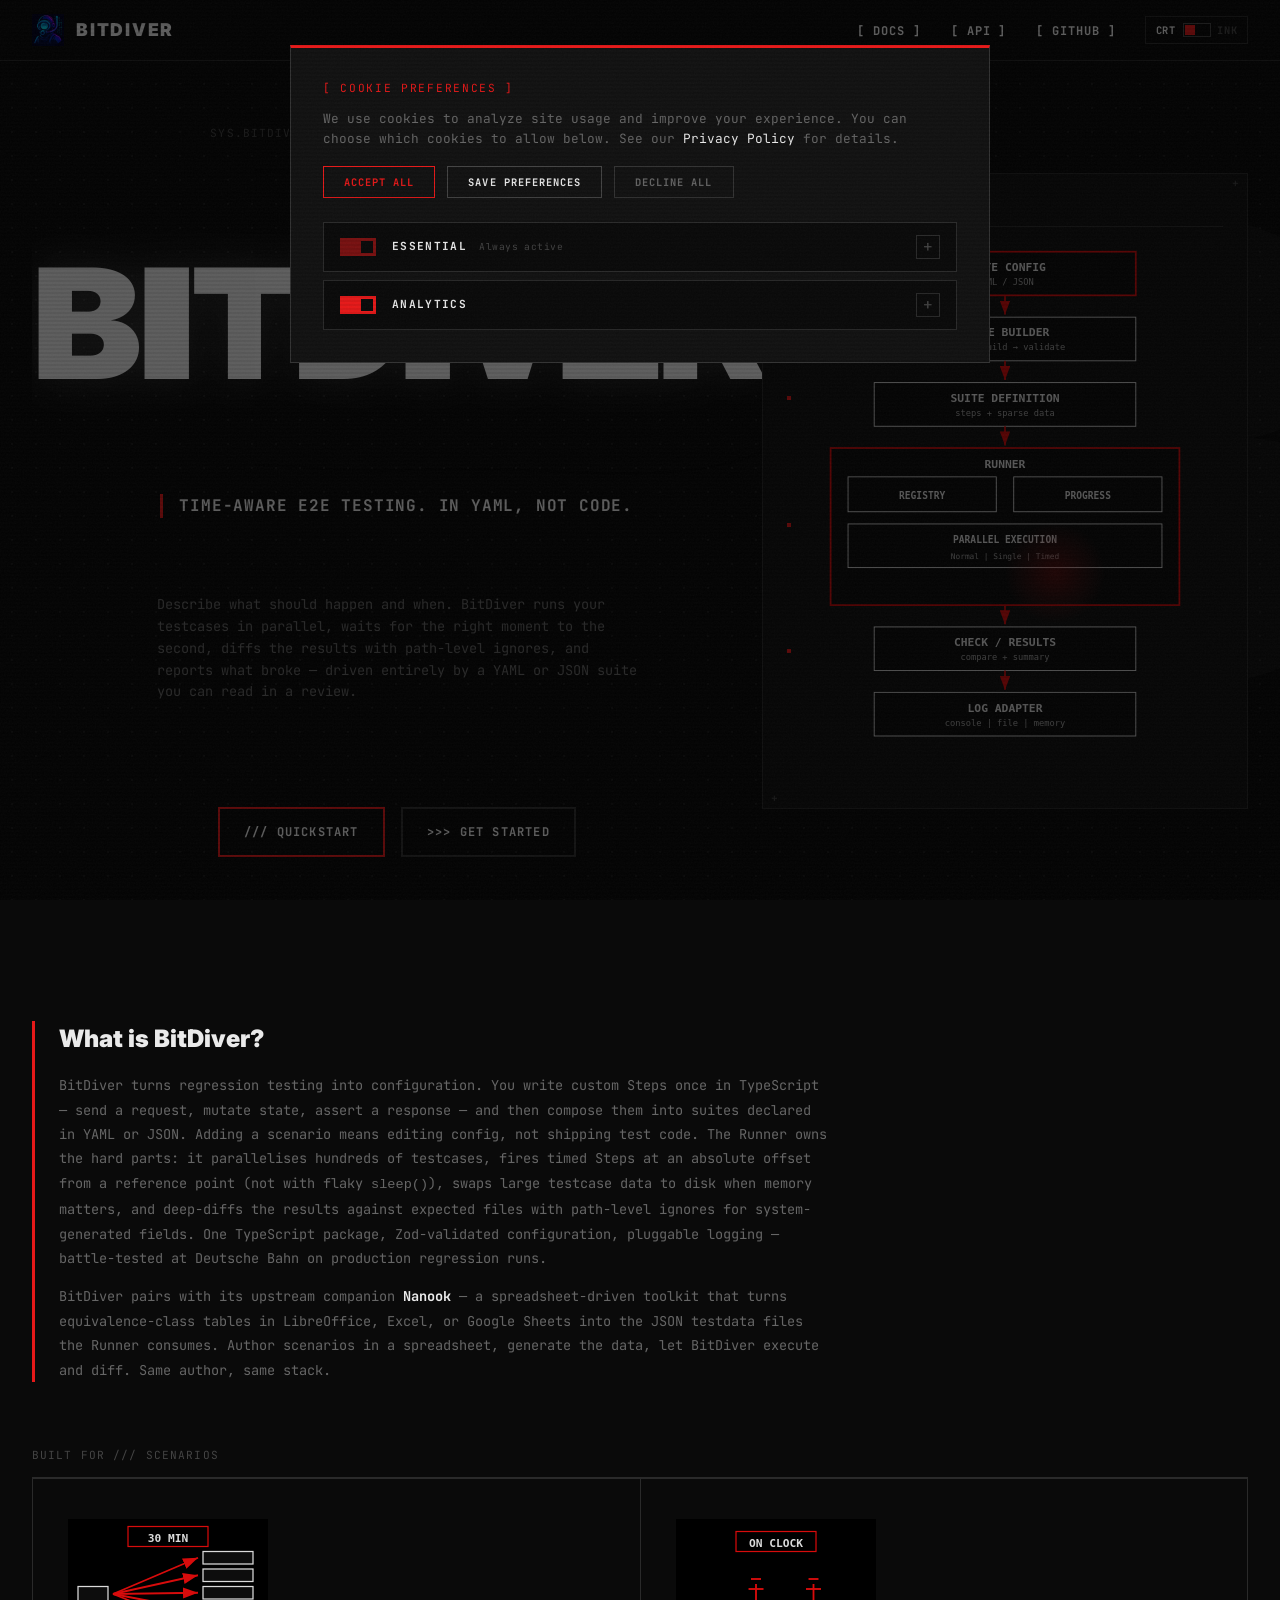
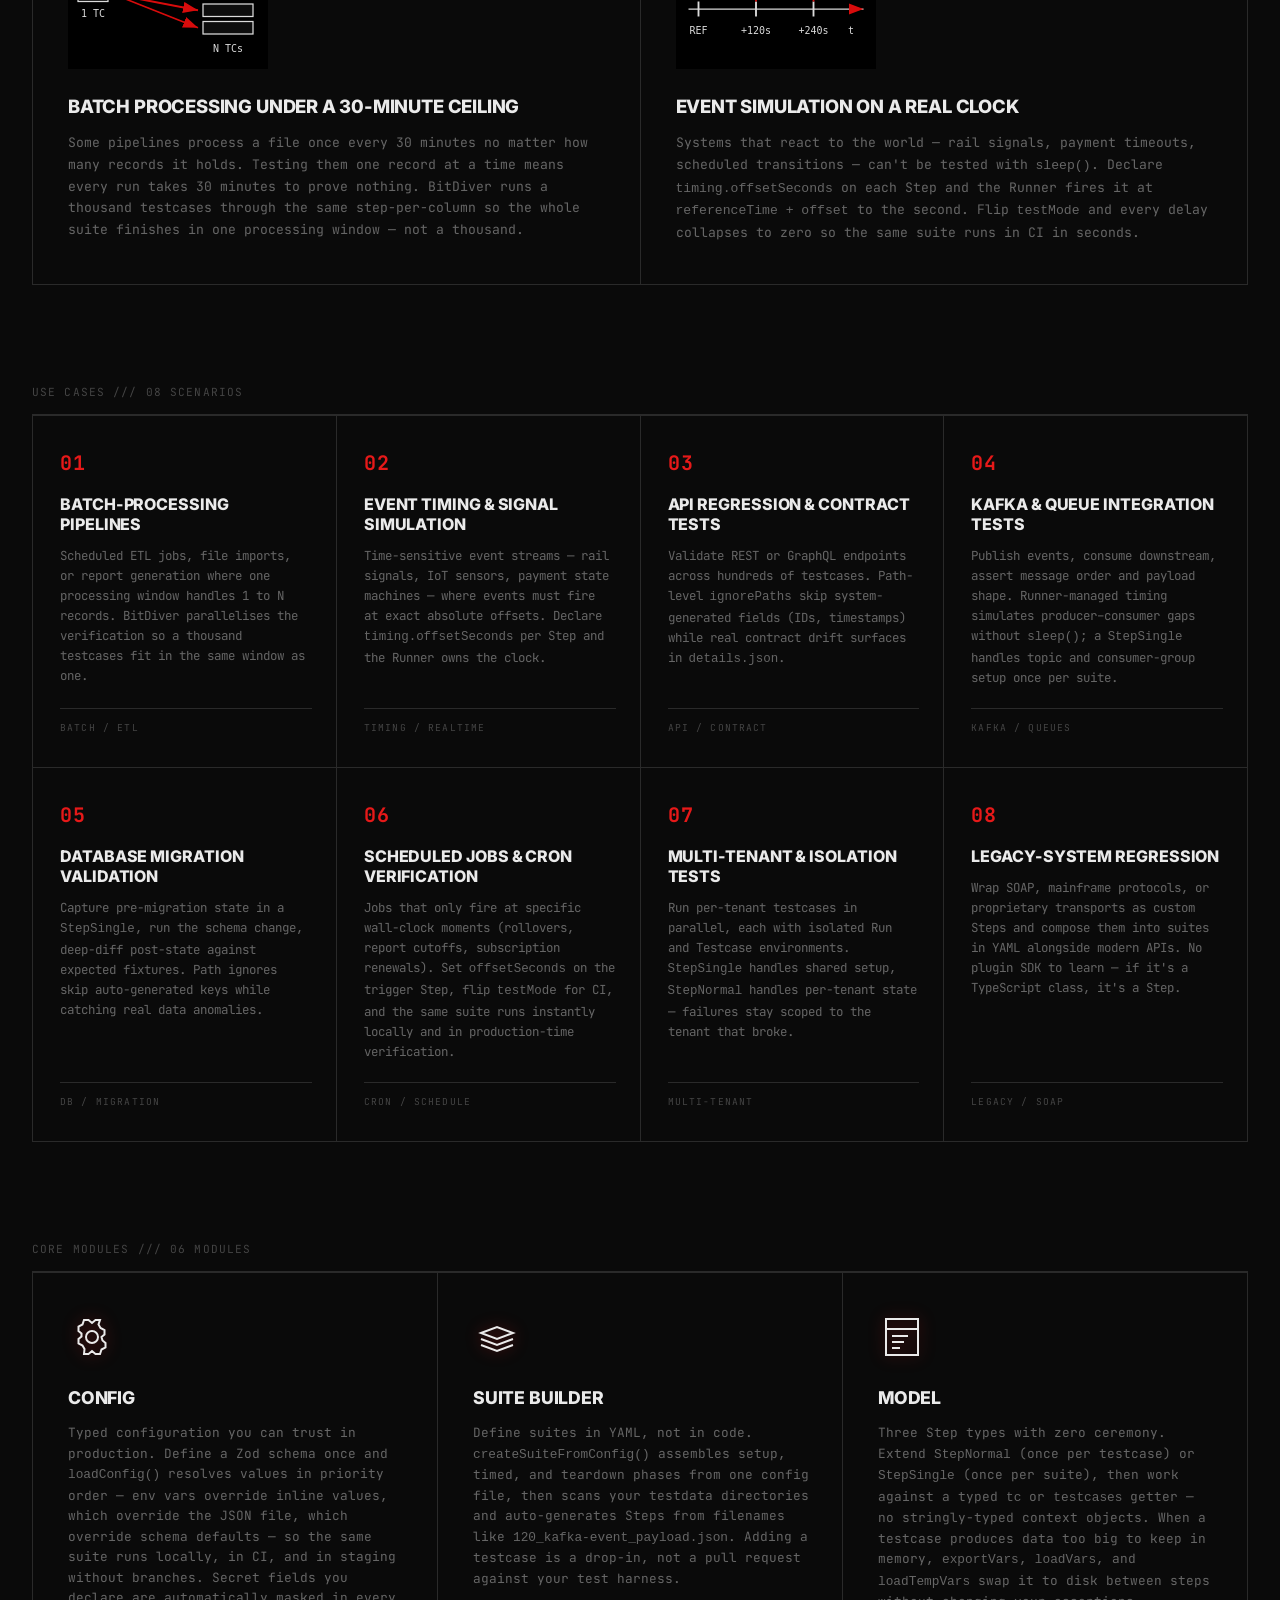
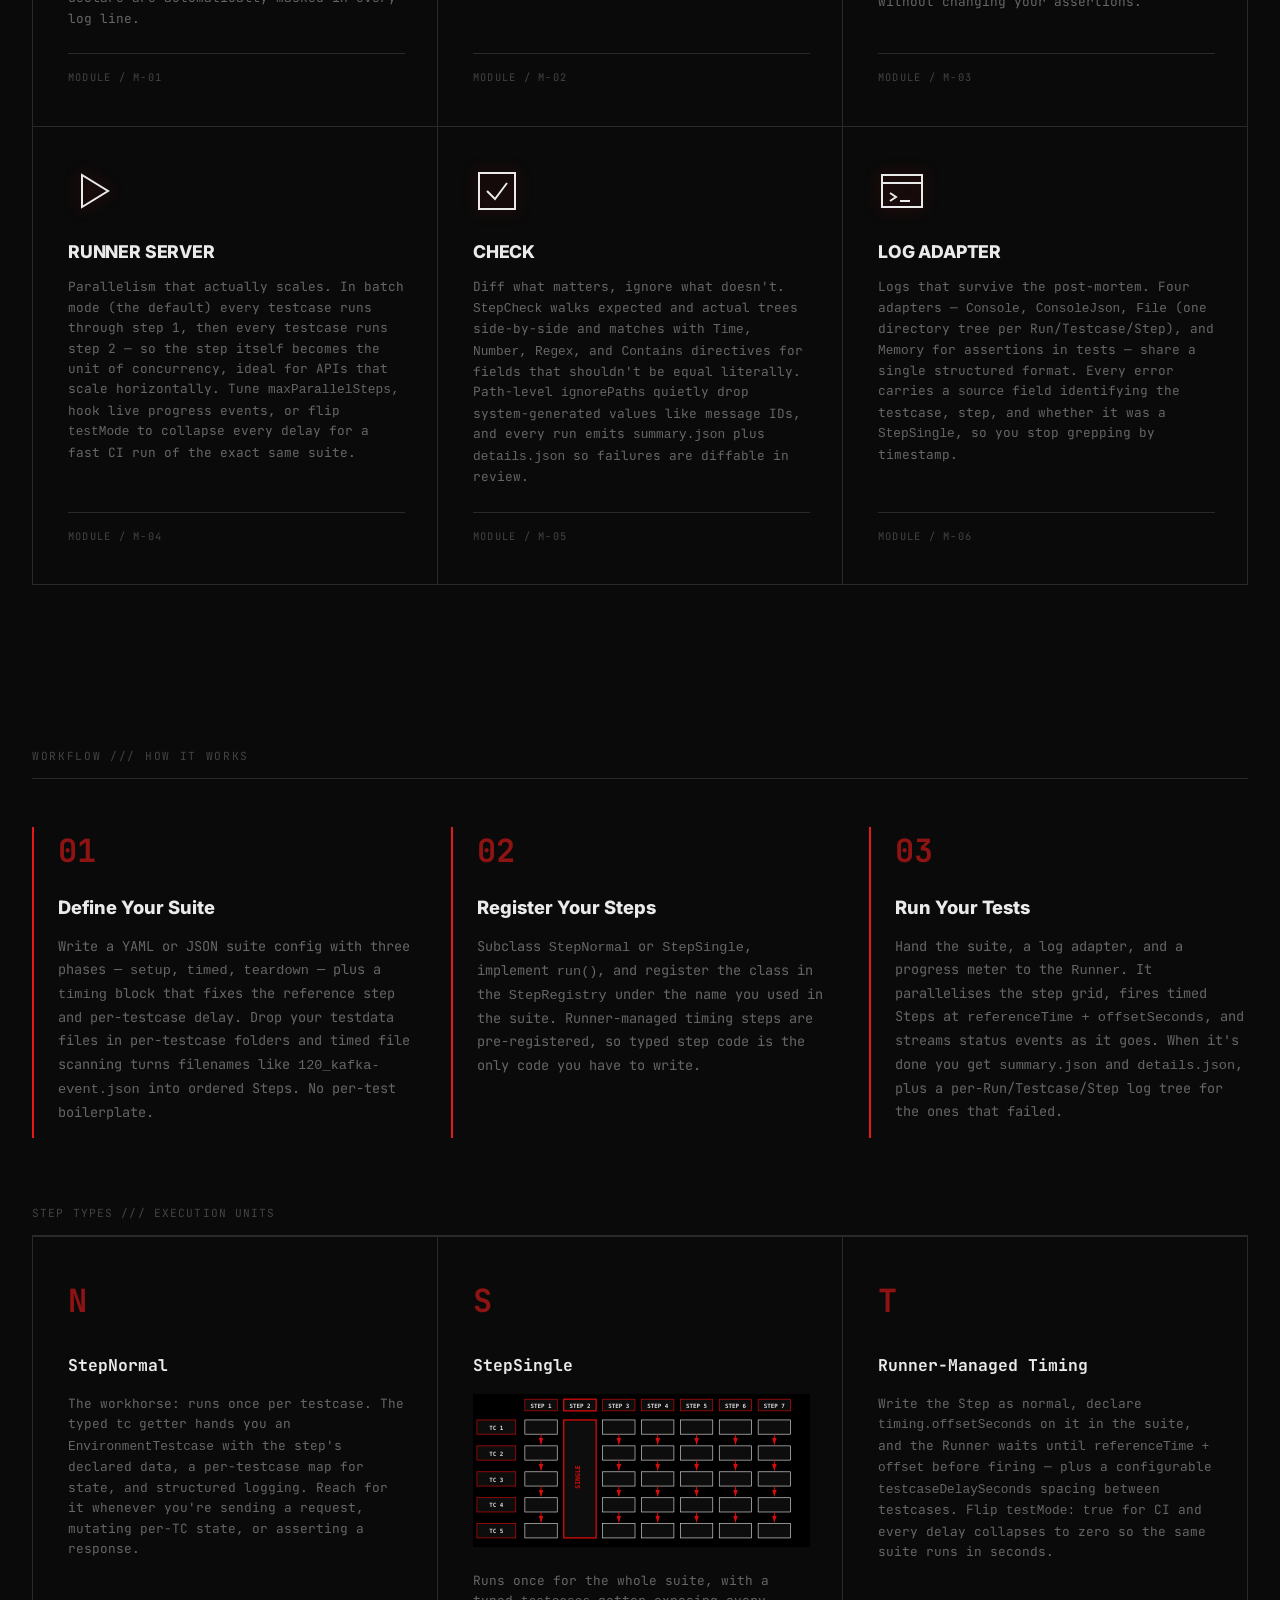
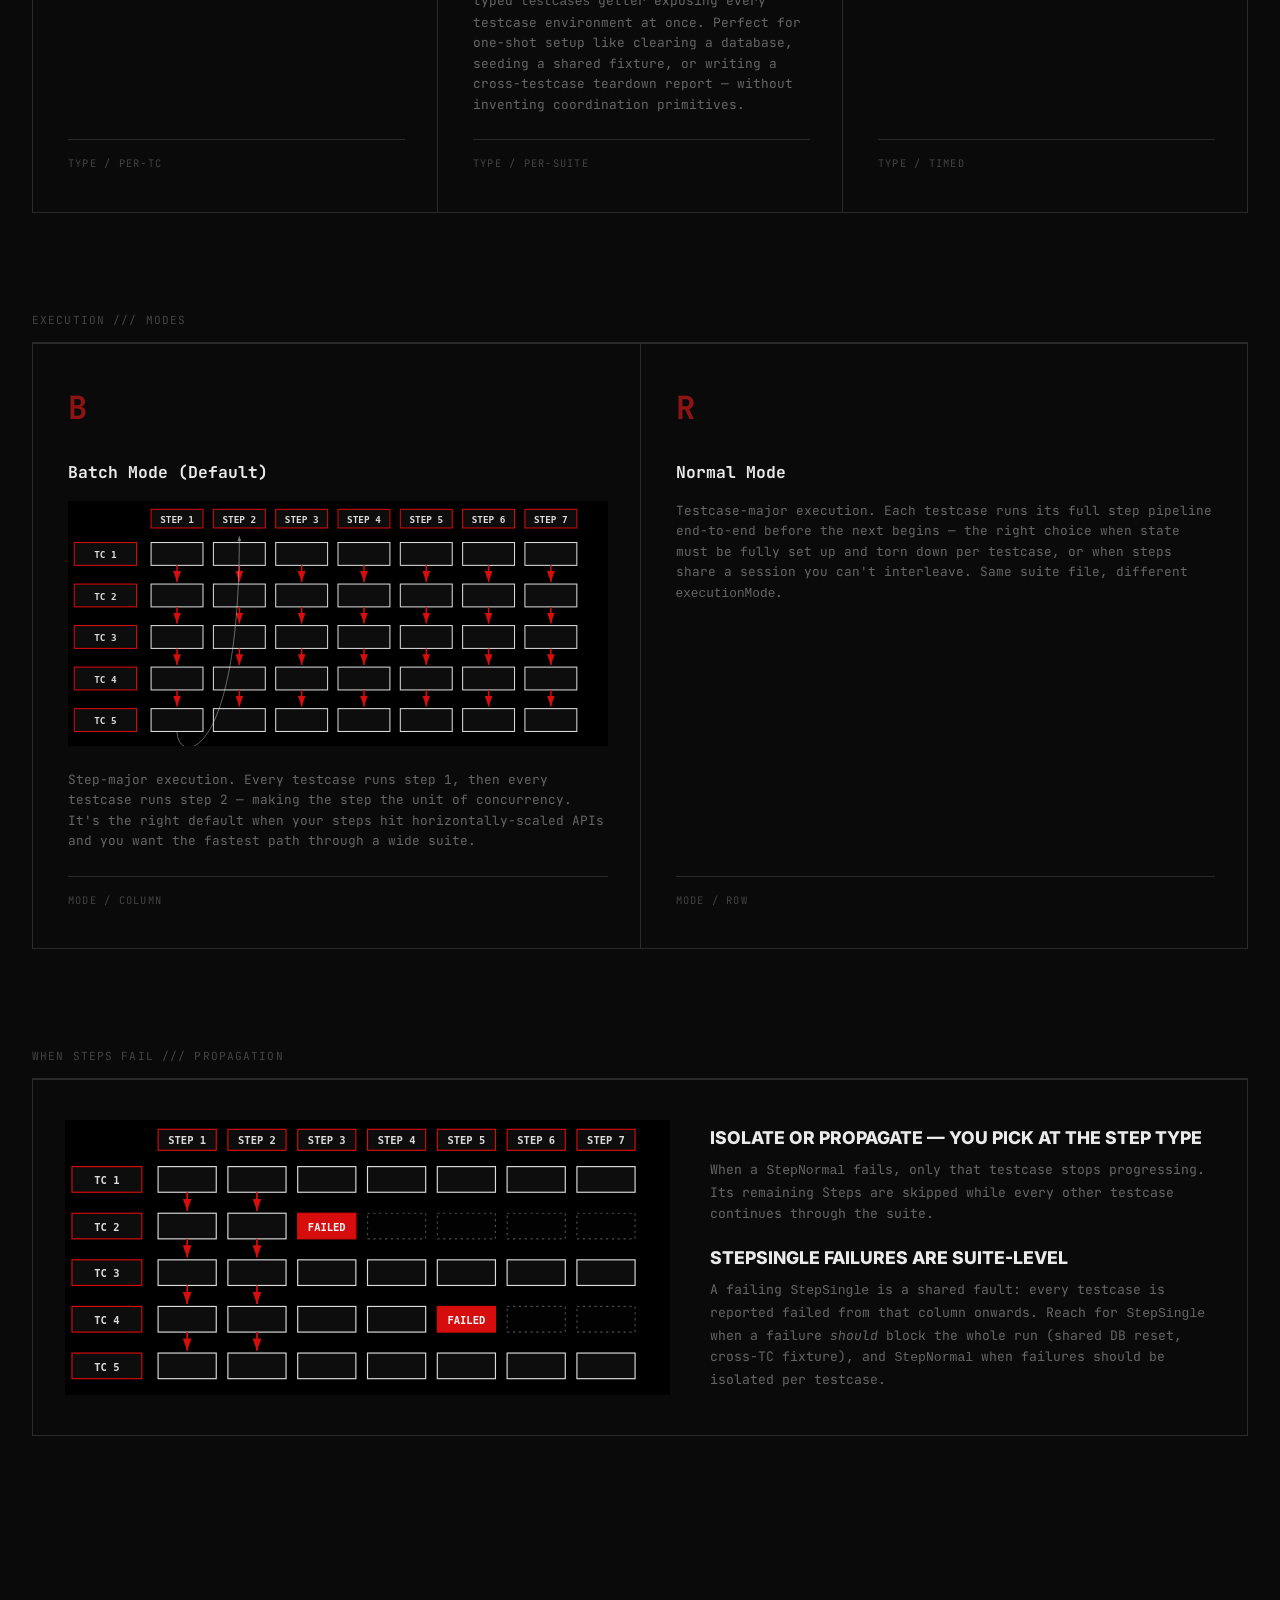
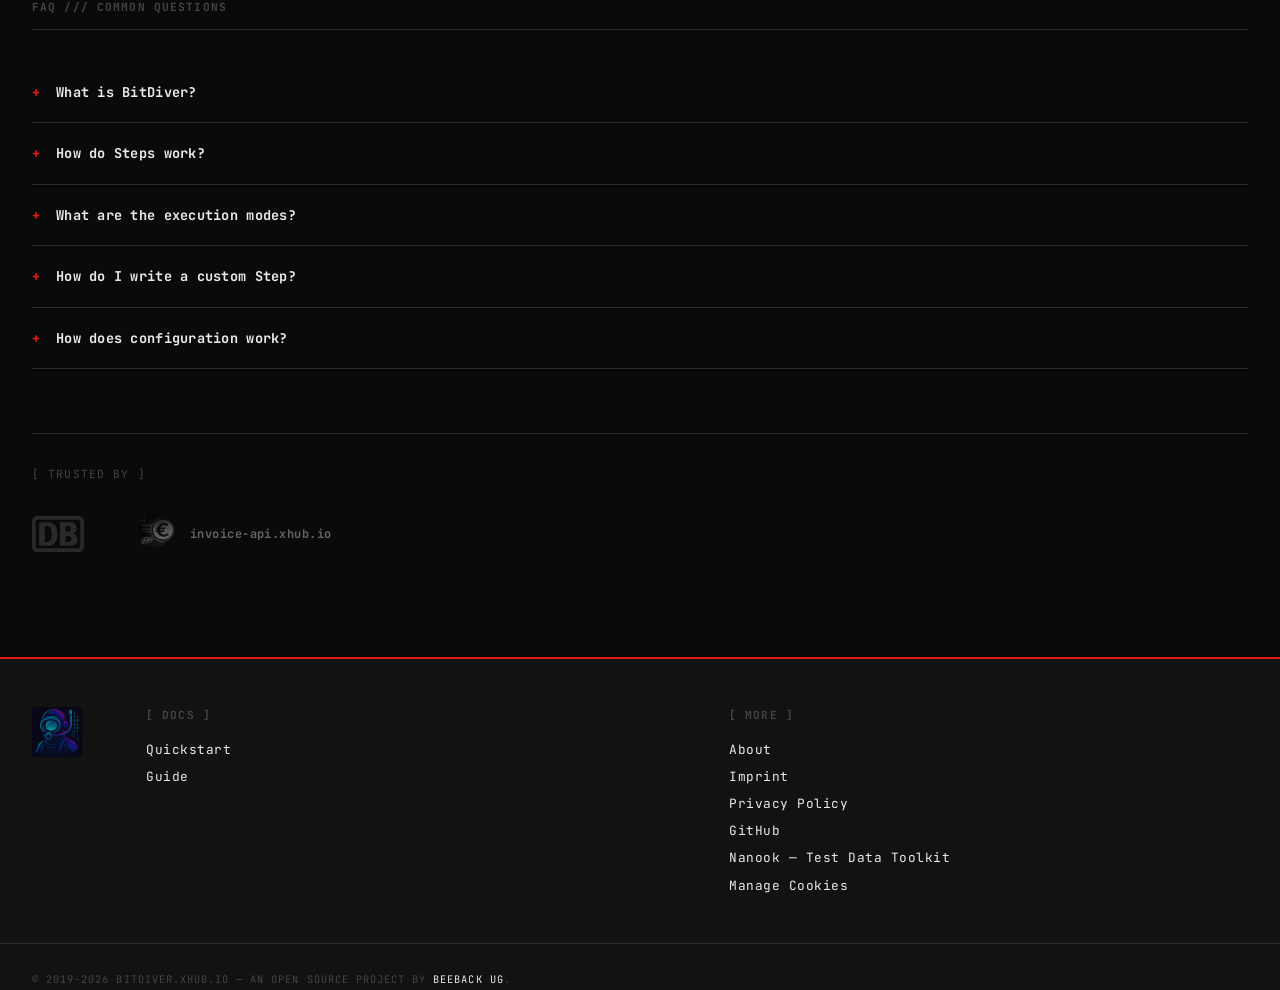
<file: index.html>
<!DOCTYPE html>
<html lang="en">

<head>
  <meta charset="utf-8" />
  <meta http-equiv="X-UA-Compatible" content="IE=edge" />
  <title>BitDiver · Time-aware E2E testing in YAML</title>
  <meta name="viewport" content="width=device-width, initial-scale=1.0" />
  <meta name="description" content="BitDiver turns regression testing into configuration. Write Steps in TypeScript, declare suites in YAML — the Runner handles timing, parallelism, and diffing." />
  <meta property="og:title" content="BitDiver · Time-aware E2E testing in YAML" />
  <meta property="og:type" content="website" />
  <meta property="og:url" content="https://bitdiver.xhub.io/" />
  <meta property="og:description" content="BitDiver turns regression testing into configuration. Write Steps in TypeScript, declare suites in YAML — the Runner handles timing, parallelism, and diffing." />
  <meta property="og:image" content="https://bitdiver.xhub.io/img/logo.png" />
  <meta name="twitter:card" content="summary" />
  <meta name="twitter:image" content="https://bitdiver.xhub.io/img/logo.png" />
  <meta name="twitter:title" content="BitDiver · Time-aware E2E testing in YAML" />
  <meta name="twitter:description" content="BitDiver turns regression testing into configuration. Write Steps in TypeScript, declare suites in YAML — the Runner handles timing, parallelism, and diffing." />
  <meta name="twitter:site" content="@xhubio" />
  <meta name="robots" content="index, follow" />
  <link rel="canonical" href="https://bitdiver.xhub.io/" />
  <link rel="shortcut icon" href="/img/favicon.png" />
  <link rel="apple-touch-icon" href="/img/favicon.png" />
  <link rel="preconnect" href="https://fonts.googleapis.com" />
  <link rel="preconnect" href="https://fonts.gstatic.com" crossorigin />
  <link rel="preload"
    href="https://fonts.googleapis.com/css2?family=Inter:wght@800;900&family=JetBrains+Mono:wght@400;700&display=swap"
    as="style" />
  <link
    href="https://fonts.googleapis.com/css2?family=Inter:wght@800;900&family=JetBrains+Mono:wght@400;700&display=swap"
    rel="stylesheet" />
  <link rel="stylesheet" href="/css/brutalist.css" />
  <script type="application/ld+json">
  {
    "@context": "https://schema.org",
    "@type": "SoftwareApplication",
    "name": "BitDiver",
    "description": "BitDiver turns regression testing into configuration. Write Steps in TypeScript, declare suites in YAML — the Runner handles timing, parallelism, and diffing.",
    "url": "https://bitdiver.xhub.io",
    "applicationCategory": "DeveloperApplication",
    "operatingSystem": "Any",
    "offers": {
      "@type": "Offer",
      "price": "0",
      "priceCurrency": "USD"
    },
    "creator": {
      "@type": "Organization",
      "name": "xhub.io",
      "url": "https://xhub.io"
    },
    "codeRepository": "https://github.com/xhubio/bitdiver-runner",
    "programmingLanguage": "TypeScript",
    "runtimePlatform": "Node.js",
    "license": "https://opensource.org/licenses/MIT",
    "datePublished": "2019-01-01",
    "dateModified": "2026-04-16",
    "keywords": "test automation, E2E testing, declarative testing, YAML test suites, Runner-managed timing, parallel execution, TypeScript, regression testing, batch processing testing, real-time event testing, rail signal simulation",
    "sameAs": [
      "https://github.com/xhubio/bitdiver-runner",
      "https://www.npmjs.com/package/@xhubio/bitdiver-runner"
    ],
    "isRelatedTo": {
      "@type": "SoftwareApplication",
      "name": "Nanook",
      "description": "A toolkit for test case and test data creation from spreadsheet equivalence-class tables.",
      "url": "https://nanook.xhub.io",
      "applicationCategory": "DeveloperApplication"
    }
  }
  </script>
  <script type="application/ld+json">
  {
    "@context": "https://schema.org",
    "@type": "WebSite",
    "name": "BitDiver",
    "url": "https://bitdiver.xhub.io",
    "description": "BitDiver turns regression testing into configuration. Write Steps in TypeScript, declare suites in YAML — the Runner handles timing, parallelism, and diffing.",
    "inLanguage": "en",
    "datePublished": "2019-01-01",
    "dateModified": "2026-04-16",
    "publisher": {
      "@type": "Organization",
      "name": "BeeBack UG",
      "url": "https://xhub.io"
    }
  }
  </script>
  <script type="application/ld+json">
  {
    "@context": "https://schema.org",
    "@type": "FAQPage",
    "inLanguage": "en",
    "dateModified": "2026-04-16",
    "mainEntity": [
      {
        "@type": "Question",
        "name": "What is BitDiver?",
        "acceptedAnswer": {
          "@type": "Answer",
          "text": "BitDiver is an open-source E2E test framework that lets you keep test code small and test scenarios in configuration. You write custom Steps in TypeScript, then declare setup, timed, and teardown phases in YAML or JSON. The Runner parallelises testcases, fires timed Steps at absolute offsets from a reference point, and deep-diffs results — battle-tested at Deutsche Bahn on production regression runs."
        }
      },
      {
        "@type": "Question",
        "name": "How do Steps work in BitDiver?",
        "acceptedAnswer": {
          "@type": "Answer",
          "text": "Each Step instance goes through a fixed lifecycle — start() → beforeRun() → run() → afterRun() → end() — so you always know where to put initialisation, work, and cleanup. Extend StepNormal to run once per testcase, or StepSingle to run once for the whole suite with access to every testcase environment. Timing is not your problem: the Runner owns it through pre-registered steps (DetermineStartTime, CheckStartTime, Wait) and the timing.offsetSeconds you declare in the suite."
        }
      },
      {
        "@type": "Question",
        "name": "What are the execution modes?",
        "acceptedAnswer": {
          "@type": "Answer",
          "text": "Pick by what blocks what. Batch mode (the default) is step-major: every testcase runs step 1, then every testcase runs step 2 — ideal when steps hit horizontally-scaled services and the step itself is your concurrency unit. Normal mode is testcase-major: each testcase runs its full pipeline before the next begins — use it when per-testcase state must be torn down completely, or when steps share a non-interleavable session."
        }
      },
      {
        "@type": "Question",
        "name": "How do I write a custom Step?",
        "acceptedAnswer": {
          "@type": "Answer",
          "text": "Three lines, really: extend StepNormal or StepSingle, implement run(), and register the class in the StepRegistry under the name you used in the suite config. Inside run(), use the typed tc getter (per-testcase) or testcases getter (per-suite) for context and data — no stringly-typed globals. Timing and logging are already wired up, so your Step only contains the work."
        }
      },
      {
        "@type": "Question",
        "name": "How does configuration work?",
        "acceptedAnswer": {
          "@type": "Answer",
          "text": "You define a Zod schema and loadConfig() returns a typed, validated config plus a printable representation. Values resolve by priority — environment variables beat inline values, which beat the JSON file, which beats schema defaults — so the same suite runs locally, in CI, and in staging without code branches. Fields you declare as secrets are automatically masked everywhere the config is logged."
        }
      }
    ]
  }
  </script>
  <!-- Google Analytics — loaded only after cookie consent -->
</head>

<body data-theme="tactical">

  <!-- CRT Scanline Overlay -->
  <div class="crt-overlay" aria-hidden="true"></div>

  <!-- HEADER -->
  <header class="site-header">
    <div class="header-inner">
      <a href="/" class="site-logo">
        <img src="/img/logo.png" alt="BitDiver" width="40" height="40" />
        <span class="site-name">BitDiver</span>
      </a>
      <div class="header-right">
        <nav class="site-nav">
          <ul>
            <li><a href="/docs/quickstart.html">[ DOCS ]</a></li>
            <li><a href="/docs/api.html">[ API ]</a></li>
            <li><a href="https://github.com/xhubio/bitdiver-runner">[ GITHUB ]</a></li>
          </ul>
        </nav>
        <button class="theme-toggle" onclick="toggleTheme()" aria-label="Toggle theme">
          <span class="theme-toggle-label-dark">CRT</span>
          <span class="theme-toggle-track"><span class="theme-toggle-thumb"></span></span>
          <span class="theme-toggle-label-light">INK</span>
        </button>
      </div>
    </div>
  </header>

  <!-- HERO -->
  <section class="hero">
    <span class="hero-watermark" aria-hidden="true">B</span>
    <div class="hero-inner">
      <div class="hero-meta">
        <samp>SYS.BITDIVER // REV 3.0</samp>
        <samp>STATUS: OPERATIONAL</samp>
      </div>
      <h1 class="hero-title" aria-label="BitDiver">
        <svg class="hero-wordmark" viewBox="0 0 476 110" role="img" aria-hidden="true" xmlns="http://www.w3.org/2000/svg">
          <title>BitDiver</title>
          <g font-family="'Inter', 'Helvetica Neue', Arial, sans-serif" font-weight="900" font-size="100" fill="currentColor">
            <text x="0"   y="92" textLength="72" lengthAdjust="spacingAndGlyphs">B</text>
            <text x="68"  y="92" textLength="40" lengthAdjust="spacingAndGlyphs">I</text>
            <text x="104" y="92" textLength="70" lengthAdjust="spacingAndGlyphs">T</text>
            <text x="170" y="92" textLength="72" lengthAdjust="spacingAndGlyphs">D</text>
            <text x="238" y="92" textLength="40" lengthAdjust="spacingAndGlyphs">I</text>
            <text x="274" y="92" textLength="72" lengthAdjust="spacingAndGlyphs">V</text>
            <text x="342" y="92" textLength="70" lengthAdjust="spacingAndGlyphs">E</text>
            <text x="408" y="92" textLength="72" lengthAdjust="spacingAndGlyphs">R</text>
          </g>
        </svg>
      </h1>
      <p class="hero-tagline">Time-aware E2E testing. In YAML, not code.</p>
      <p class="hero-subtitle">Describe what should happen and when. BitDiver runs your testcases in parallel, waits for the right moment to the second, diffs the results with path-level ignores, and reports what broke &mdash; driven entirely by a YAML or JSON suite you can read in a review.</p>
      <div class="hero-actions">
        <a href="/docs/quickstart.html" class="btn-primary">/// QUICKSTART</a>
        <a href="/docs/concepts.html" class="btn-secondary">&gt;&gt;&gt; GET STARTED</a>
      </div>
    </div>
    <div class="hero-diagram">
      <div class="diagram-frame">
        <div class="pulse-core" aria-hidden="true"></div>
        <span class="data-dot" aria-hidden="true"></span>
        <span class="data-dot" aria-hidden="true"></span>
        <span class="data-dot" aria-hidden="true"></span>
        <samp class="frame-label">[ SYSTEM ARCHITECTURE ]</samp>
        <img src="/img/arch.svg" alt="BitDiver architecture diagram" width="500" height="620" loading="lazy" />
      </div>
    </div>
  </section>

  <!-- WHAT IS BITDIVER -->
  <section class="definition">
    <div class="definition-inner">
      <h2>What is BitDiver?</h2>
      <p>BitDiver turns regression testing into configuration. You write custom Steps once in TypeScript &mdash;
        send a request, mutate state, assert a response &mdash; and then compose them into suites declared in YAML or
        JSON. Adding a scenario means editing config, not shipping test code. The Runner owns the hard parts: it
        parallelises hundreds of testcases, fires timed Steps at an absolute offset from a reference point (not
        with flaky <code>sleep()</code>), swaps large testcase data to disk when memory matters, and deep-diffs
        the results against expected files with path-level ignores for system-generated fields. One TypeScript
        package, Zod-validated configuration, pluggable logging &mdash; battle-tested at Deutsche Bahn on
        production regression runs.</p>
      <p>BitDiver pairs with its upstream companion <a href="https://nanook.xhub.io" target="_blank"
        rel="noopener"><strong>Nanook</strong></a> &mdash; a spreadsheet-driven toolkit that turns equivalence-class
        tables in LibreOffice, Excel, or Google Sheets into the JSON testdata files the Runner consumes. Author
        scenarios in a spreadsheet, generate the data, let BitDiver execute and diff. Same author, same stack.</p>
    </div>
  </section>

  <!-- BUILT FOR -->
  <section class="built-for">
    <div class="built-for-header">
      <samp>BUILT FOR /// SCENARIOS</samp>
      <hr />
    </div>
    <div class="built-for-grid">
      <article class="built-for-card">
        <div class="built-for-icon">
          <img src="/img/scenario-batch.svg" alt="One testcase fanning into N testcases under the same 30-minute batch window" width="200" height="150" loading="lazy" />
        </div>
        <h2>Batch processing under a 30-minute ceiling</h2>
        <p>Some pipelines process a file once every 30 minutes no matter how many records it holds. Testing them one
          record at a time means every run takes 30 minutes to prove nothing. BitDiver runs a thousand testcases
          through the same step-per-column so the whole suite finishes in one processing window &mdash; not a
          thousand.</p>
      </article>
      <article class="built-for-card">
        <div class="built-for-icon">
          <img src="/img/scenario-timed.svg" alt="Timeline with events fired at +120s and +240s after a reference tick" width="200" height="150" loading="lazy" />
        </div>
        <h2>Event simulation on a real clock</h2>
        <p>Systems that react to the world &mdash; rail signals, payment timeouts, scheduled transitions &mdash;
          can&#39;t be tested with <code>sleep()</code>. Declare <code>timing.offsetSeconds</code> on each Step and
          the Runner fires it at <code>referenceTime&nbsp;+&nbsp;offset</code> to the second. Flip
          <code>testMode</code> and every delay collapses to zero so the same suite runs in CI in seconds.</p>
      </article>
    </div>
  </section>

  <!-- USE CASES -->
  <section class="use-cases">
    <div class="use-cases-header">
      <samp>USE CASES /// 08 SCENARIOS</samp>
      <hr />
    </div>
    <div class="use-cases-grid">
      <article class="use-case-card">
        <samp class="use-case-id">01</samp>
        <h3>Batch-processing pipelines</h3>
        <p>Scheduled ETL jobs, file imports, or report generation where one processing window handles 1&nbsp;to&nbsp;N
          records. BitDiver parallelises the verification so a thousand testcases fit in the same window as one.</p>
        <samp class="feature-id">BATCH / ETL</samp>
      </article>
      <article class="use-case-card">
        <samp class="use-case-id">02</samp>
        <h3>Event timing &amp; signal simulation</h3>
        <p>Time-sensitive event streams &mdash; rail signals, IoT sensors, payment state machines &mdash; where
          events must fire at exact absolute offsets. Declare <code>timing.offsetSeconds</code> per Step and the
          Runner owns the clock.</p>
        <samp class="feature-id">TIMING / REALTIME</samp>
      </article>
      <article class="use-case-card">
        <samp class="use-case-id">03</samp>
        <h3>API regression &amp; contract tests</h3>
        <p>Validate REST or GraphQL endpoints across hundreds of testcases. Path-level
          <code>ignorePaths</code> skip system-generated fields (IDs, timestamps) while real contract drift surfaces
          in <code>details.json</code>.</p>
        <samp class="feature-id">API / CONTRACT</samp>
      </article>
      <article class="use-case-card">
        <samp class="use-case-id">04</samp>
        <h3>Kafka &amp; queue integration tests</h3>
        <p>Publish events, consume downstream, assert message order and payload shape. Runner-managed timing
          simulates producer&ndash;consumer gaps without <code>sleep()</code>; a <code>StepSingle</code> handles
          topic and consumer-group setup once per suite.</p>
        <samp class="feature-id">KAFKA / QUEUES</samp>
      </article>
      <article class="use-case-card">
        <samp class="use-case-id">05</samp>
        <h3>Database migration validation</h3>
        <p>Capture pre-migration state in a <code>StepSingle</code>, run the schema change, deep-diff post-state
          against expected fixtures. Path ignores skip auto-generated keys while catching real data anomalies.</p>
        <samp class="feature-id">DB / MIGRATION</samp>
      </article>
      <article class="use-case-card">
        <samp class="use-case-id">06</samp>
        <h3>Scheduled jobs &amp; cron verification</h3>
        <p>Jobs that only fire at specific wall-clock moments (rollovers, report cutoffs, subscription renewals).
          Set <code>offsetSeconds</code> on the trigger Step, flip <code>testMode</code> for CI, and the same
          suite runs instantly locally and in production-time verification.</p>
        <samp class="feature-id">CRON / SCHEDULE</samp>
      </article>
      <article class="use-case-card">
        <samp class="use-case-id">07</samp>
        <h3>Multi-tenant &amp; isolation tests</h3>
        <p>Run per-tenant testcases in parallel, each with isolated Run and Testcase environments.
          <code>StepSingle</code> handles shared setup, <code>StepNormal</code> handles per-tenant state &mdash;
          failures stay scoped to the tenant that broke.</p>
        <samp class="feature-id">MULTI-TENANT</samp>
      </article>
      <article class="use-case-card">
        <samp class="use-case-id">08</samp>
        <h3>Legacy-system regression</h3>
        <p>Wrap SOAP, mainframe protocols, or proprietary transports as custom Steps and compose them into suites in
          YAML alongside modern APIs. No plugin SDK to learn &mdash; if it&#39;s a TypeScript class, it&#39;s a
          Step.</p>
        <samp class="feature-id">LEGACY / SOAP</samp>
      </article>
    </div>
  </section>

  <!-- CORE MODULES -->
  <section class="features">
    <div class="features-header">
      <samp>CORE MODULES /// 06 MODULES</samp>
      <hr />
    </div>
    <div class="features-grid">
      <article class="feature-card">
        <div class="feature-icon">
          <img src="/img/fa-config.svg" alt="Configuration icon" width="48" height="48" loading="lazy" />
        </div>
        <h2 class="feature-title">Config</h2>
        <p>Typed configuration you can trust in production. Define a Zod schema once and <code>loadConfig()</code>
          resolves values in priority order &mdash; env vars override inline values, which override the JSON file,
          which override schema defaults &mdash; so the same suite runs locally, in CI, and in staging without
          branches. Secret fields you declare are automatically masked in every log line.</p>
        <samp class="feature-id">MODULE / M-01</samp>
      </article>
      <article class="feature-card">
        <div class="feature-icon">
          <img src="/img/fa-suite.svg" alt="Suite builder icon" width="48" height="48" loading="lazy" />
        </div>
        <h2 class="feature-title">Suite Builder</h2>
        <p>Define suites in YAML, not in code. <code>createSuiteFromConfig()</code> assembles setup, timed, and
          teardown phases from one config file, then scans your testdata directories and auto-generates Steps from
          filenames like <code>120_kafka-event_payload.json</code>. Adding a testcase is a drop-in, not a pull
          request against your test harness.</p>
        <samp class="feature-id">MODULE / M-02</samp>
      </article>
      <article class="feature-card">
        <div class="feature-icon">
          <img src="/img/fa-model.svg" alt="Model icon" width="48" height="48" loading="lazy" />
        </div>
        <h2 class="feature-title">Model</h2>
        <p>Three Step types with zero ceremony. Extend <code>StepNormal</code> (once per testcase) or
          <code>StepSingle</code> (once per suite), then work against a typed <code>tc</code> or
          <code>testcases</code> getter &mdash; no stringly-typed context objects. When a testcase produces data
          too big to keep in memory, <code>exportVars</code>, <code>loadVars</code>, and
          <code>loadTempVars</code> swap it to disk between steps without changing your assertions.</p>
        <samp class="feature-id">MODULE / M-03</samp>
      </article>
      <article class="feature-card">
        <div class="feature-icon">
          <img src="/img/fa-runner.svg" alt="Runner icon" width="48" height="48" loading="lazy" />
        </div>
        <h2 class="feature-title">Runner Server</h2>
        <p>Parallelism that actually scales. In batch mode (the default) every testcase runs through step&nbsp;1,
          then every testcase runs step&nbsp;2 &mdash; so the step itself becomes the unit of concurrency, ideal
          for APIs that scale horizontally. Tune <code>maxParallelSteps</code>, hook live progress events, or flip
          <code>testMode</code> to collapse every delay for a fast CI run of the exact same suite.</p>
        <samp class="feature-id">MODULE / M-04</samp>
      </article>
      <article class="feature-card">
        <div class="feature-icon">
          <img src="/img/fa-check.svg" alt="Check icon" width="48" height="48" loading="lazy" />
        </div>
        <h2 class="feature-title">Check</h2>
        <p>Diff what matters, ignore what doesn&#39;t. <code>StepCheck</code> walks expected and actual
          trees side-by-side and matches with <code>Time</code>, <code>Number</code>, <code>Regex</code>, and
          <code>Contains</code> directives for fields that shouldn&#39;t be equal literally. Path-level
          <code>ignorePaths</code> quietly drop system-generated values like message IDs, and every run emits
          <code>summary.json</code> plus <code>details.json</code> so failures are diffable in review.</p>
        <samp class="feature-id">MODULE / M-05</samp>
      </article>
      <article class="feature-card">
        <div class="feature-icon">
          <img src="/img/fa-log.svg" alt="Log adapter icon" width="48" height="48" loading="lazy" />
        </div>
        <h2 class="feature-title">Log Adapter</h2>
        <p>Logs that survive the post-mortem. Four adapters &mdash; <code>Console</code>, <code>ConsoleJson</code>,
          <code>File</code> (one directory tree per Run/Testcase/Step), and <code>Memory</code> for assertions in
          tests &mdash; share a single structured format. Every error carries a <code>source</code> field
          identifying the testcase, step, and whether it was a <code>StepSingle</code>, so you stop grepping by
          timestamp.</p>
        <samp class="feature-id">MODULE / M-06</samp>
      </article>
    </div>
  </section>

  <!-- HOW IT WORKS -->
  <section class="how-it-works">
    <div class="how-header">
      <samp>WORKFLOW /// HOW IT WORKS</samp>
      <hr />
    </div>
    <div class="how-grid">
      <div class="how-step">
        <samp class="how-step-id">01</samp>
        <h3>Define Your Suite</h3>
        <p>Write a YAML or JSON suite config with three phases &mdash; <code>setup</code>, <code>timed</code>,
          <code>teardown</code> &mdash; plus a <code>timing</code> block that fixes the reference step and
          per-testcase delay. Drop your testdata files in per-testcase folders and timed file scanning turns
          filenames like <code>120_kafka-event.json</code> into ordered Steps. No per-test boilerplate.</p>
      </div>
      <div class="how-step">
        <samp class="how-step-id">02</samp>
        <h3>Register Your Steps</h3>
        <p>Subclass <code>StepNormal</code> or <code>StepSingle</code>, implement <code>run()</code>, and register
          the class in the <code>StepRegistry</code> under the name you used in the suite. Runner-managed timing
          steps are pre-registered, so typed step code is the only code you have to write.</p>
      </div>
      <div class="how-step">
        <samp class="how-step-id">03</samp>
        <h3>Run Your Tests</h3>
        <p>Hand the suite, a log adapter, and a progress meter to the <code>Runner</code>. It parallelises the
          step grid, fires timed Steps at <code>referenceTime + offsetSeconds</code>, and streams status events as
          it goes. When it&#39;s done you get <code>summary.json</code> and <code>details.json</code>, plus a
          per-Run/Testcase/Step log tree for the ones that failed.</p>
      </div>
    </div>
  </section>

  <!-- STEP TYPES -->
  <section class="step-types">
    <div class="step-types-header">
      <samp>STEP TYPES /// EXECUTION UNITS</samp>
      <hr />
    </div>
    <div class="step-types-grid">
      <article class="step-type-card">
        <samp class="how-step-id">N</samp>
        <h3>StepNormal</h3>
        <p>The workhorse: runs once per testcase. The typed <code>tc</code> getter hands you an
          <code>EnvironmentTestcase</code> with the step&#39;s declared data, a per-testcase map for state, and
          structured logging. Reach for it whenever you&#39;re sending a request, mutating per-TC state, or
          asserting a response.</p>
        <samp class="feature-id">TYPE / PER-TC</samp>
      </article>
      <article class="step-type-card">
        <samp class="how-step-id">S</samp>
        <h3>StepSingle</h3>
        <div class="step-type-diagram">
          <img src="/img/exec-single-step.svg" alt="Grid showing a StepSingle as one tall cell spanning all five testcase rows, while other steps have one cell per testcase" width="520" height="296" loading="lazy" />
        </div>
        <p>Runs once for the whole suite, with a typed <code>testcases</code> getter exposing every testcase
          environment at once. Perfect for one-shot setup like clearing a database, seeding a shared fixture, or
          writing a cross-testcase teardown report &mdash; without inventing coordination primitives.</p>
        <samp class="feature-id">TYPE / PER-SUITE</samp>
      </article>
      <article class="step-type-card">
        <samp class="how-step-id">T</samp>
        <h3>Runner-Managed Timing</h3>
        <p>Write the Step as normal, declare <code>timing.offsetSeconds</code> on it in the suite, and the Runner
          waits until <code>referenceTime + offset</code> before firing &mdash; plus a configurable
          <code>testcaseDelaySeconds</code> spacing between testcases. Flip <code>testMode: true</code> for CI and
          every delay collapses to zero so the same suite runs in seconds.</p>
        <samp class="feature-id">TYPE / TIMED</samp>
      </article>
    </div>
  </section>

  <!-- EXECUTION MODES -->
  <section class="execution-modes">
    <div class="execution-modes-header">
      <samp>EXECUTION /// MODES</samp>
      <hr />
    </div>
    <div class="execution-modes-grid">
      <article class="execution-mode-card">
        <samp class="how-step-id">B</samp>
        <h3>Batch Mode (Default)</h3>
        <div class="execution-mode-diagram">
          <img src="/img/exec-batch.svg" alt="Grid of 5 testcases by 7 steps with arrows going down each column, showing column-major execution order" width="520" height="296" loading="lazy" />
        </div>
        <p>Step-major execution. Every testcase runs step&nbsp;1, then every testcase runs step&nbsp;2 &mdash;
          making the step the unit of concurrency. It&#39;s the right default when your steps hit
          horizontally-scaled APIs and you want the fastest path through a wide suite.</p>
        <samp class="feature-id">MODE / COLUMN</samp>
      </article>
      <article class="execution-mode-card">
        <samp class="how-step-id">R</samp>
        <h3>Normal Mode</h3>
        <p>Testcase-major execution. Each testcase runs its full step pipeline end-to-end before the next begins
          &mdash; the right choice when state must be fully set up and torn down per testcase, or when steps
          share a session you can&#39;t interleave. Same suite file, different <code>executionMode</code>.</p>
        <samp class="feature-id">MODE / ROW</samp>
      </article>
    </div>
  </section>

  <!-- FAILURE SEMANTICS -->
  <section class="failure-prop">
    <div class="failure-prop-header">
      <samp>WHEN STEPS FAIL /// PROPAGATION</samp>
      <hr />
    </div>
    <div class="failure-prop-inner">
      <div class="failure-prop-diagram">
        <img src="/img/exec-failure.svg" alt="Grid showing two FAILED cells in red; downstream cells for those testcases are dashed to indicate they are skipped" width="520" height="296" loading="lazy" />
      </div>
      <div class="failure-prop-body">
        <h3>Isolate or propagate &mdash; you pick at the Step type</h3>
        <p>When a <code>StepNormal</code> fails, only that testcase stops progressing. Its remaining Steps are
          skipped while every other testcase continues through the suite.</p>
        <h3>StepSingle failures are suite-level</h3>
        <p>A failing <code>StepSingle</code> is a shared fault: every testcase is reported failed from that
          column onwards. Reach for <code>StepSingle</code> when a failure <em>should</em> block the whole run
          (shared DB reset, cross-TC fixture), and <code>StepNormal</code> when failures should be isolated per
          testcase.</p>
      </div>
    </div>
  </section>

  <!-- FAQ -->
  <section class="faq">
    <div class="faq-header">
      <samp>FAQ /// COMMON QUESTIONS</samp>
      <hr />
    </div>
    <div class="faq-list">
      <details class="faq-item">
        <summary class="faq-question">What is BitDiver?</summary>
        <p class="faq-answer">BitDiver is an open-source E2E test framework that lets you keep test code small
          and test scenarios in configuration. You write custom Steps in TypeScript, then declare setup, timed,
          and teardown phases in YAML or JSON. The Runner parallelises testcases, fires timed Steps at absolute
          offsets from a reference point, and deep-diffs results &mdash; battle-tested at Deutsche Bahn on
          production regression runs.</p>
      </details>
      <details class="faq-item">
        <summary class="faq-question">How do Steps work?</summary>
        <p class="faq-answer">Each Step instance goes through a fixed lifecycle &mdash; start() &rarr;
          beforeRun() &rarr; run() &rarr; afterRun() &rarr; end() &mdash; so you always know where to put
          initialisation, work, and cleanup. Extend StepNormal to run once per testcase, or StepSingle to run once
          for the whole suite with access to every testcase environment. Timing is not your problem: the Runner
          owns it through pre-registered steps (DetermineStartTime, CheckStartTime, Wait) and the
          <code>timing.offsetSeconds</code> you declare in the suite.</p>
      </details>
      <details class="faq-item">
        <summary class="faq-question">What are the execution modes?</summary>
        <p class="faq-answer">Pick by what blocks what. Batch mode (the default) is step-major: every testcase
          runs step 1, then every testcase runs step 2 &mdash; ideal when steps hit horizontally-scaled services
          and the step itself is your concurrency unit. Normal mode is testcase-major: each testcase runs its
          full pipeline before the next begins &mdash; use it when per-testcase state must be torn down
          completely, or when steps share a non-interleavable session.</p>
      </details>
      <details class="faq-item">
        <summary class="faq-question">How do I write a custom Step?</summary>
        <p class="faq-answer">Three lines, really: extend StepNormal or StepSingle, implement <code>run()</code>,
          and register the class in the <code>StepRegistry</code> under the name you used in the suite config.
          Inside <code>run()</code>, use the typed <code>tc</code> getter (per-testcase) or <code>testcases</code>
          getter (per-suite) for context and data &mdash; no stringly-typed globals. Timing and logging are
          already wired up, so your Step only contains the work.</p>
      </details>
      <details class="faq-item">
        <summary class="faq-question">How does configuration work?</summary>
        <p class="faq-answer">You define a Zod schema and <code>loadConfig()</code> returns a typed, validated
          config plus a printable representation. Values resolve by priority &mdash; environment variables beat
          inline values, which beat the JSON file, which beats schema defaults &mdash; so the same suite runs
          locally, in CI, and in staging without code branches. Fields you declare as secrets are automatically
          masked everywhere the config is logged.</p>
      </details>
    </div>
  </section>

  <!-- TRUST LOGOS -->
  <section class="trust">
    <div class="trust-inner">
      <samp class="trust-label">[ TRUSTED BY ]</samp>
      <div class="trust-logos">
        <img src="/img/users/deutschebahn.svg" alt="Deutsche Bahn" width="110" height="76" loading="lazy" />
        <a href="https://invoice-api.xhub.io" target="_blank" rel="noopener" class="trust-logo-with-label">
          <picture>
            <source srcset="/img/users/invoice-api-xhub.webp" type="image/webp"><img
              src="/img/users/invoice-api-xhub.png" alt="invoice-api.xhub.io" width="60" height="60" loading="lazy" />
          </picture>
          <samp>invoice-api.xhub.io</samp>
        </a>
      </div>
    </div>
  </section>

  <!-- FOOTER -->
  <footer class="site-footer">
    <div class="footer-inner">
      <div class="footer-logo">
        <a href="/"><img src="/img/logo.png" alt="BitDiver" width="50" height="50" /></a>
      </div>
      <div class="footer-col">
        <samp class="footer-heading">[ DOCS ]</samp>
        <a href="/docs/quickstart.html">Quickstart</a>
        <a href="/docs/concepts.html">Guide</a>
      </div>
      <div class="footer-col">
        <samp class="footer-heading">[ MORE ]</samp>
        <a href="/about.html">About</a>
        <a href="/imprint.html">Imprint</a>
        <a href="/privacyPolicy.html">Privacy Policy</a>
        <a href="https://github.com/xhubio/bitdiver-runner">GitHub</a>
        <a href="https://nanook.xhub.io" target="_blank" rel="noopener">Nanook &mdash; Test Data Toolkit</a>
        <a href="#" onclick="resetCookieConsent();return false;">Manage Cookies</a>
      </div>
    </div>
    <div class="footer-copyright">
      <samp>&copy; 2019-2026 BITDIVER.XHUB.IO &mdash; An Open Source Project by <a
          href="https://xhub.io">BeeBack UG</a>.</samp>
    </div>
  </footer>

  <!-- Cookie Consent Banner -->
  <div id="cookie-banner" class="cookie-banner" style="display:none;">
    <div class="cookie-inner">
      <div class="cookie-main">
        <samp class="cookie-title">[ COOKIE PREFERENCES ]</samp>
        <p class="cookie-text">We use cookies to analyze site usage and improve your experience. You can choose which
          cookies to allow below. See our <a href="/privacyPolicy.html">Privacy Policy</a> for details.</p>
        <div class="cookie-actions">
          <button onclick="acceptAllCookies()" class="cookie-btn cookie-accept">ACCEPT ALL</button>
          <button onclick="savePreferences()" class="cookie-btn cookie-save">SAVE PREFERENCES</button>
          <button onclick="declineAllCookies()" class="cookie-btn cookie-decline">DECLINE ALL</button>
        </div>
      </div>
      <div class="cookie-categories">
        <!-- Essential -->
        <div class="cookie-category">
          <div class="cookie-cat-header">
            <label class="cookie-toggle">
              <input type="checkbox" checked disabled />
              <span class="cookie-slider cookie-slider-locked"></span>
            </label>
            <div class="cookie-cat-info">
              <samp class="cookie-cat-name">ESSENTIAL</samp>
              <span class="cookie-cat-badge">Always active</span>
            </div>
            <button class="cookie-expand" onclick="this.closest('.cookie-category').classList.toggle('open')"
              aria-label="Toggle details">+</button>
          </div>
          <div class="cookie-cat-details">
            <table class="cookie-table">
              <tr>
                <td><samp>Provider</samp></td>
                <td>bitdiver.xhub.io (First Party)</td>
              </tr>
              <tr>
                <td><samp>Cookies</samp></td>
                <td><code>bitdiver-theme</code> — Stores your theme preference (CRT/INK)</td>
              </tr>
              <tr>
                <td><samp>Duration</samp></td>
                <td>Persistent (localStorage)</td>
              </tr>
              <tr>
                <td><samp>Purpose</samp></td>
                <td>Remember your display preferences across visits</td>
              </tr>
            </table>
          </div>
        </div>
        <!-- Analytics -->
        <div class="cookie-category">
          <div class="cookie-cat-header">
            <label class="cookie-toggle">
              <input type="checkbox" id="cookie-analytics" checked />
              <span class="cookie-slider"></span>
            </label>
            <div class="cookie-cat-info">
              <samp class="cookie-cat-name">ANALYTICS</samp>
            </div>
            <button class="cookie-expand" onclick="this.closest('.cookie-category').classList.toggle('open')"
              aria-label="Toggle details">+</button>
          </div>
          <div class="cookie-cat-details">
            <table class="cookie-table">
              <tr>
                <td><samp>Provider</samp></td>
                <td>Google LLC (Google Analytics 4)</td>
              </tr>
              <tr>
                <td><samp>Cookies</samp></td>
                <td><code>_ga</code>, <code>_ga_*</code> — Distinguish unique visitors and sessions</td>
              </tr>
              <tr>
                <td><samp>Duration</samp></td>
                <td><code>_ga</code>: 2 years, <code>_ga_*</code>: 2 years</td>
              </tr>
              <tr>
                <td><samp>Purpose</samp></td>
                <td>Measure site usage, page views, and traffic sources to improve the site. IP addresses are
                  anonymized.</td>
              </tr>
              <tr>
                <td><samp>Privacy</samp></td>
                <td><a href="https://policies.google.com/privacy" target="_blank" rel="noopener">Google Privacy
                    Policy</a></td>
              </tr>
            </table>
          </div>
        </div>
      </div>
    </div>
  </div>

  <script src="/js/theme.js"></script>
  <script src="/js/cookies.js"></script>
</body>

</html>
</file>
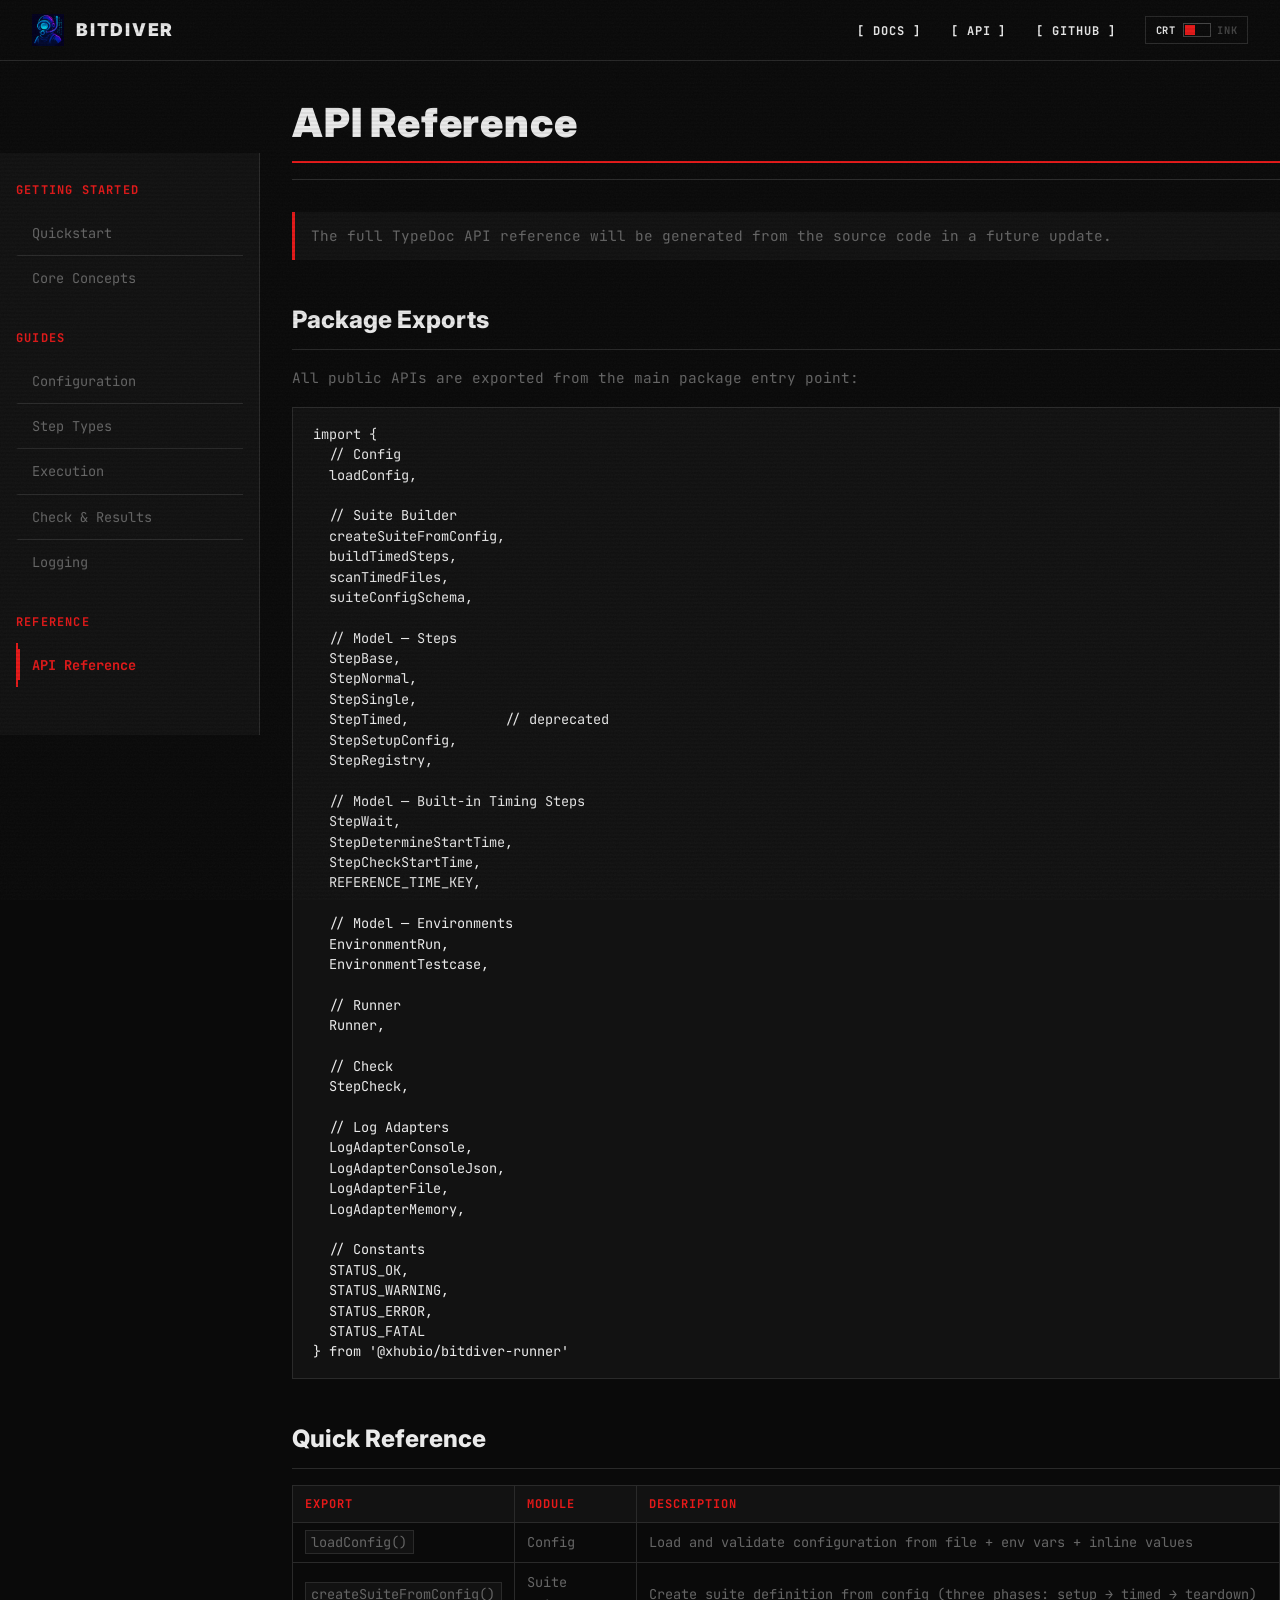
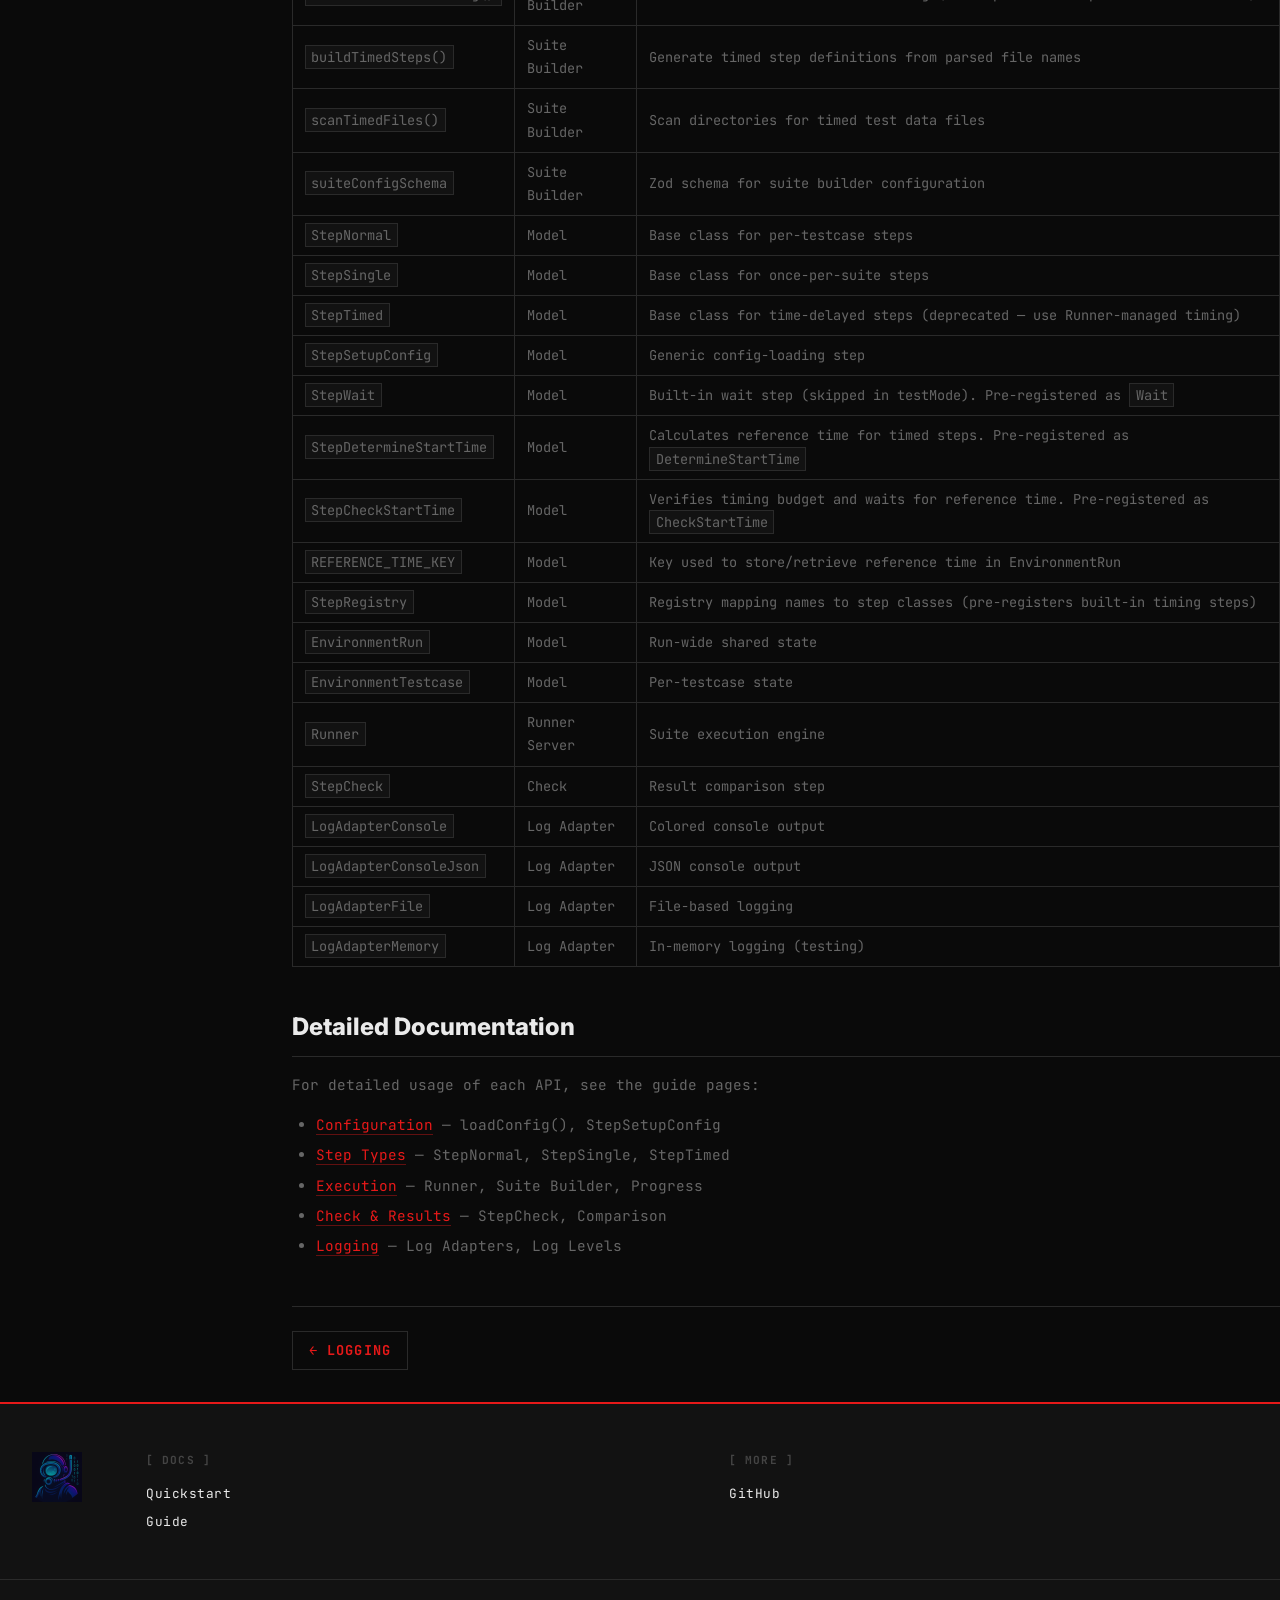
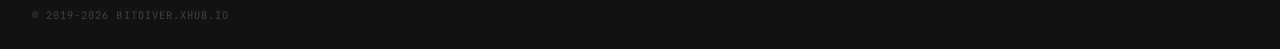
<file: docs/api.html>
<!DOCTYPE html>
<html lang="en">
<head>
  <meta charset="utf-8" />
  <meta name="viewport" content="width=device-width, initial-scale=1.0" />
  <title>API Reference · BitDiver</title>
  <meta name="description" content="BitDiver TypeScript API reference: Suite, Runner, StepNormal, StepSingle, StepRegistry, loadConfig, StepCheck, and pluggable LogAdapter implementations." />
  <link rel="shortcut icon" href="/img/favicon.png" />
  <link rel="preconnect" href="https://fonts.googleapis.com" />
  <link rel="preconnect" href="https://fonts.gstatic.com" crossorigin />
  <link href="https://fonts.googleapis.com/css2?family=Inter:wght@800;900&family=JetBrains+Mono:wght@400;700&display=swap" rel="stylesheet" />
  <link rel="stylesheet" href="/css/brutalist.css" />
  <link rel="stylesheet" href="/css/docs.css" />
  <link rel="canonical" href="https://bitdiver.xhub.io/docs/api.html" />
  <script type="application/ld+json">
  {
    "@context": "https://schema.org",
    "@type": "BreadcrumbList",
    "itemListElement": [
      {"@type": "ListItem", "position": 1, "name": "BitDiver", "item": "https://bitdiver.xhub.io/"},
      {"@type": "ListItem", "position": 2, "name": "Docs", "item": "https://bitdiver.xhub.io/docs/quickstart.html"},
      {"@type": "ListItem", "position": 3, "name": "API Reference"}
    ]
  }
  </script>
  <script type="application/ld+json">
  {
    "@context": "https://schema.org",
    "@type": "TechArticle",
    "headline": "API Reference",
    "description": "BitDiver TypeScript API reference: Suite, Runner, StepNormal, StepSingle, StepRegistry, loadConfig, StepCheck, and pluggable LogAdapter implementations.",
    "datePublished": "2025-01-01",
    "dateModified": "2026-04-16",
    "author": {"@type": "Organization", "name": "xhub.io", "url": "https://xhub.io"},
    "publisher": {"@type": "Organization", "name": "BeeBack UG", "url": "https://xhub.io"},
    "inLanguage": "en",
    "isPartOf": {"@type": "WebSite", "name": "BitDiver", "url": "https://bitdiver.xhub.io"},
    "mainEntityOfPage": {"@type": "WebPage", "@id": "https://bitdiver.xhub.io/docs/api.html"}
  }
  </script>
</head>
<body data-theme="tactical">
  <div class="crt-overlay" aria-hidden="true"></div>

  <header class="site-header">
    <div class="header-inner">
      <a href="/" class="site-logo">
        <img src="/img/logo.png" alt="BitDiver" width="40" height="40" />
        <span class="site-name">BitDiver</span>
      </a>
      <div class="header-right">
        <nav class="site-nav">
          <ul>
            <li><a href="/docs/quickstart.html">[ DOCS ]</a></li>
            <li><a href="/docs/api.html">[ API ]</a></li>
            <li><a href="https://github.com/xhubio/bitdiver-runner">[ GITHUB ]</a></li>
          </ul>
        </nav>
        <button class="theme-toggle" onclick="toggleTheme()" aria-label="Toggle theme">
          <span class="theme-toggle-label-dark">CRT</span>
          <span class="theme-toggle-track"><span class="theme-toggle-thumb"></span></span>
          <span class="theme-toggle-label-light">INK</span>
        </button>
      </div>
    </div>
  </header>

  <div class="docMainWrapper wrapper">
    <div class="docsNavContainer" id="docsNav">
      <nav class="toc">
        <div class="toggleNav">
          <section class="navWrapper wrapper">
            <div class="navBreadcrumb">
              <button id="navToggler" onclick="document.querySelector('.navGroups').classList.toggle('docsSliderActive')">Menu</button>
              <samp>Documentation</samp>
            </div>
            <div class="navGroups">
              <div class="navGroup">
                <h3 class="navGroupCategoryTitle">Getting Started</h3>
                <ul>
                  <li class="navListItem"><a class="navItem" href="/docs/quickstart.html">Quickstart</a></li>
                  <li class="navListItem"><a class="navItem" href="/docs/concepts.html">Core Concepts</a></li>
                </ul>
              </div>
              <div class="navGroup">
                <h3 class="navGroupCategoryTitle">Guides</h3>
                <ul>
                  <li class="navListItem"><a class="navItem" href="/docs/configuration.html">Configuration</a></li>
                  <li class="navListItem"><a class="navItem" href="/docs/step-types.html">Step Types</a></li>
                  <li class="navListItem"><a class="navItem" href="/docs/execution.html">Execution</a></li>
                  <li class="navListItem"><a class="navItem" href="/docs/check.html">Check &amp; Results</a></li>
                  <li class="navListItem"><a class="navItem" href="/docs/logging.html">Logging</a></li>
                </ul>
              </div>
              <div class="navGroup">
                <h3 class="navGroupCategoryTitle">Reference</h3>
                <ul>
                  <li class="navListItem navListItemActive"><a class="navItem" href="/docs/api.html">API Reference</a></li>
                </ul>
              </div>
            </div>
          </section>
        </div>
      </nav>
    </div>

    <div class="container mainContainer docsContainer">
      <div class="wrapper">
        <div class="post">
          <header class="postHeader">
            <h1 class="postHeaderTitle">API Reference</h1>
          </header>
          <article>
            <blockquote>
              <p>The full TypeDoc API reference will be generated from the source code in a future update.</p>
            </blockquote>

            <h2>Package Exports</h2>
            <p>All public APIs are exported from the main package entry point:</p>
            <pre><code>import {
  // Config
  loadConfig,

  // Suite Builder
  createSuiteFromConfig,
  buildTimedSteps,
  scanTimedFiles,
  suiteConfigSchema,

  // Model — Steps
  StepBase,
  StepNormal,
  StepSingle,
  StepTimed,            // deprecated
  StepSetupConfig,
  StepRegistry,

  // Model — Built-in Timing Steps
  StepWait,
  StepDetermineStartTime,
  StepCheckStartTime,
  REFERENCE_TIME_KEY,

  // Model — Environments
  EnvironmentRun,
  EnvironmentTestcase,

  // Runner
  Runner,

  // Check
  StepCheck,

  // Log Adapters
  LogAdapterConsole,
  LogAdapterConsoleJson,
  LogAdapterFile,
  LogAdapterMemory,

  // Constants
  STATUS_OK,
  STATUS_WARNING,
  STATUS_ERROR,
  STATUS_FATAL
} from '@xhubio/bitdiver-runner'</code></pre>

            <h2>Quick Reference</h2>
            <table>
              <thead>
                <tr>
                  <th>Export</th>
                  <th>Module</th>
                  <th>Description</th>
                </tr>
              </thead>
              <tbody>
                <tr><td><code>loadConfig()</code></td><td>Config</td><td>Load and validate configuration from file + env vars + inline values</td></tr>
                <tr><td><code>createSuiteFromConfig()</code></td><td>Suite Builder</td><td>Create suite definition from config (three phases: setup &rarr; timed &rarr; teardown)</td></tr>
                <tr><td><code>buildTimedSteps()</code></td><td>Suite Builder</td><td>Generate timed step definitions from parsed file names</td></tr>
                <tr><td><code>scanTimedFiles()</code></td><td>Suite Builder</td><td>Scan directories for timed test data files</td></tr>
                <tr><td><code>suiteConfigSchema</code></td><td>Suite Builder</td><td>Zod schema for suite builder configuration</td></tr>
                <tr><td><code>StepNormal</code></td><td>Model</td><td>Base class for per-testcase steps</td></tr>
                <tr><td><code>StepSingle</code></td><td>Model</td><td>Base class for once-per-suite steps</td></tr>
                <tr><td><code>StepTimed</code></td><td>Model</td><td>Base class for time-delayed steps (deprecated &mdash; use Runner-managed timing)</td></tr>
                <tr><td><code>StepSetupConfig</code></td><td>Model</td><td>Generic config-loading step</td></tr>
                <tr><td><code>StepWait</code></td><td>Model</td><td>Built-in wait step (skipped in testMode). Pre-registered as <code>Wait</code></td></tr>
                <tr><td><code>StepDetermineStartTime</code></td><td>Model</td><td>Calculates reference time for timed steps. Pre-registered as <code>DetermineStartTime</code></td></tr>
                <tr><td><code>StepCheckStartTime</code></td><td>Model</td><td>Verifies timing budget and waits for reference time. Pre-registered as <code>CheckStartTime</code></td></tr>
                <tr><td><code>REFERENCE_TIME_KEY</code></td><td>Model</td><td>Key used to store/retrieve reference time in EnvironmentRun</td></tr>
                <tr><td><code>StepRegistry</code></td><td>Model</td><td>Registry mapping names to step classes (pre-registers built-in timing steps)</td></tr>
                <tr><td><code>EnvironmentRun</code></td><td>Model</td><td>Run-wide shared state</td></tr>
                <tr><td><code>EnvironmentTestcase</code></td><td>Model</td><td>Per-testcase state</td></tr>
                <tr><td><code>Runner</code></td><td>Runner Server</td><td>Suite execution engine</td></tr>
                <tr><td><code>StepCheck</code></td><td>Check</td><td>Result comparison step</td></tr>
                <tr><td><code>LogAdapterConsole</code></td><td>Log Adapter</td><td>Colored console output</td></tr>
                <tr><td><code>LogAdapterConsoleJson</code></td><td>Log Adapter</td><td>JSON console output</td></tr>
                <tr><td><code>LogAdapterFile</code></td><td>Log Adapter</td><td>File-based logging</td></tr>
                <tr><td><code>LogAdapterMemory</code></td><td>Log Adapter</td><td>In-memory logging (testing)</td></tr>
              </tbody>
            </table>

            <h2>Detailed Documentation</h2>
            <p>For detailed usage of each API, see the guide pages:</p>
            <ul>
              <li><a href="/docs/configuration.html">Configuration</a> — loadConfig(), StepSetupConfig</li>
              <li><a href="/docs/step-types.html">Step Types</a> — StepNormal, StepSingle, StepTimed</li>
              <li><a href="/docs/execution.html">Execution</a> — Runner, Suite Builder, Progress</li>
              <li><a href="/docs/check.html">Check &amp; Results</a> — StepCheck, Comparison</li>
              <li><a href="/docs/logging.html">Logging</a> — Log Adapters, Log Levels</li>
            </ul>
          </article>
        </div>
        <div class="docs-prevnext">
          <a class="docs-prev" href="/docs/logging.html">&larr; Logging</a>
          <span></span>
        </div>
      </div>
    </div>
  </div>

  <footer class="site-footer">
    <div class="footer-inner">
      <div class="footer-logo">
        <a href="/"><img src="/img/logo.png" alt="BitDiver" width="50" height="50" /></a>
      </div>
      <div class="footer-col">
        <samp class="footer-heading">[ DOCS ]</samp>
        <a href="/docs/quickstart.html">Quickstart</a>
        <a href="/docs/concepts.html">Guide</a>
      </div>
      <div class="footer-col">
        <samp class="footer-heading">[ MORE ]</samp>
        <a href="https://github.com/xhubio/bitdiver-runner">GitHub</a>
      </div>
    </div>
    <div class="footer-copyright">
      <samp>&copy; 2019-2026 BITDIVER.XHUB.IO</samp>
    </div>
  </footer>

  <script src="/js/theme.js"></script>
</body>
</html>
</file>
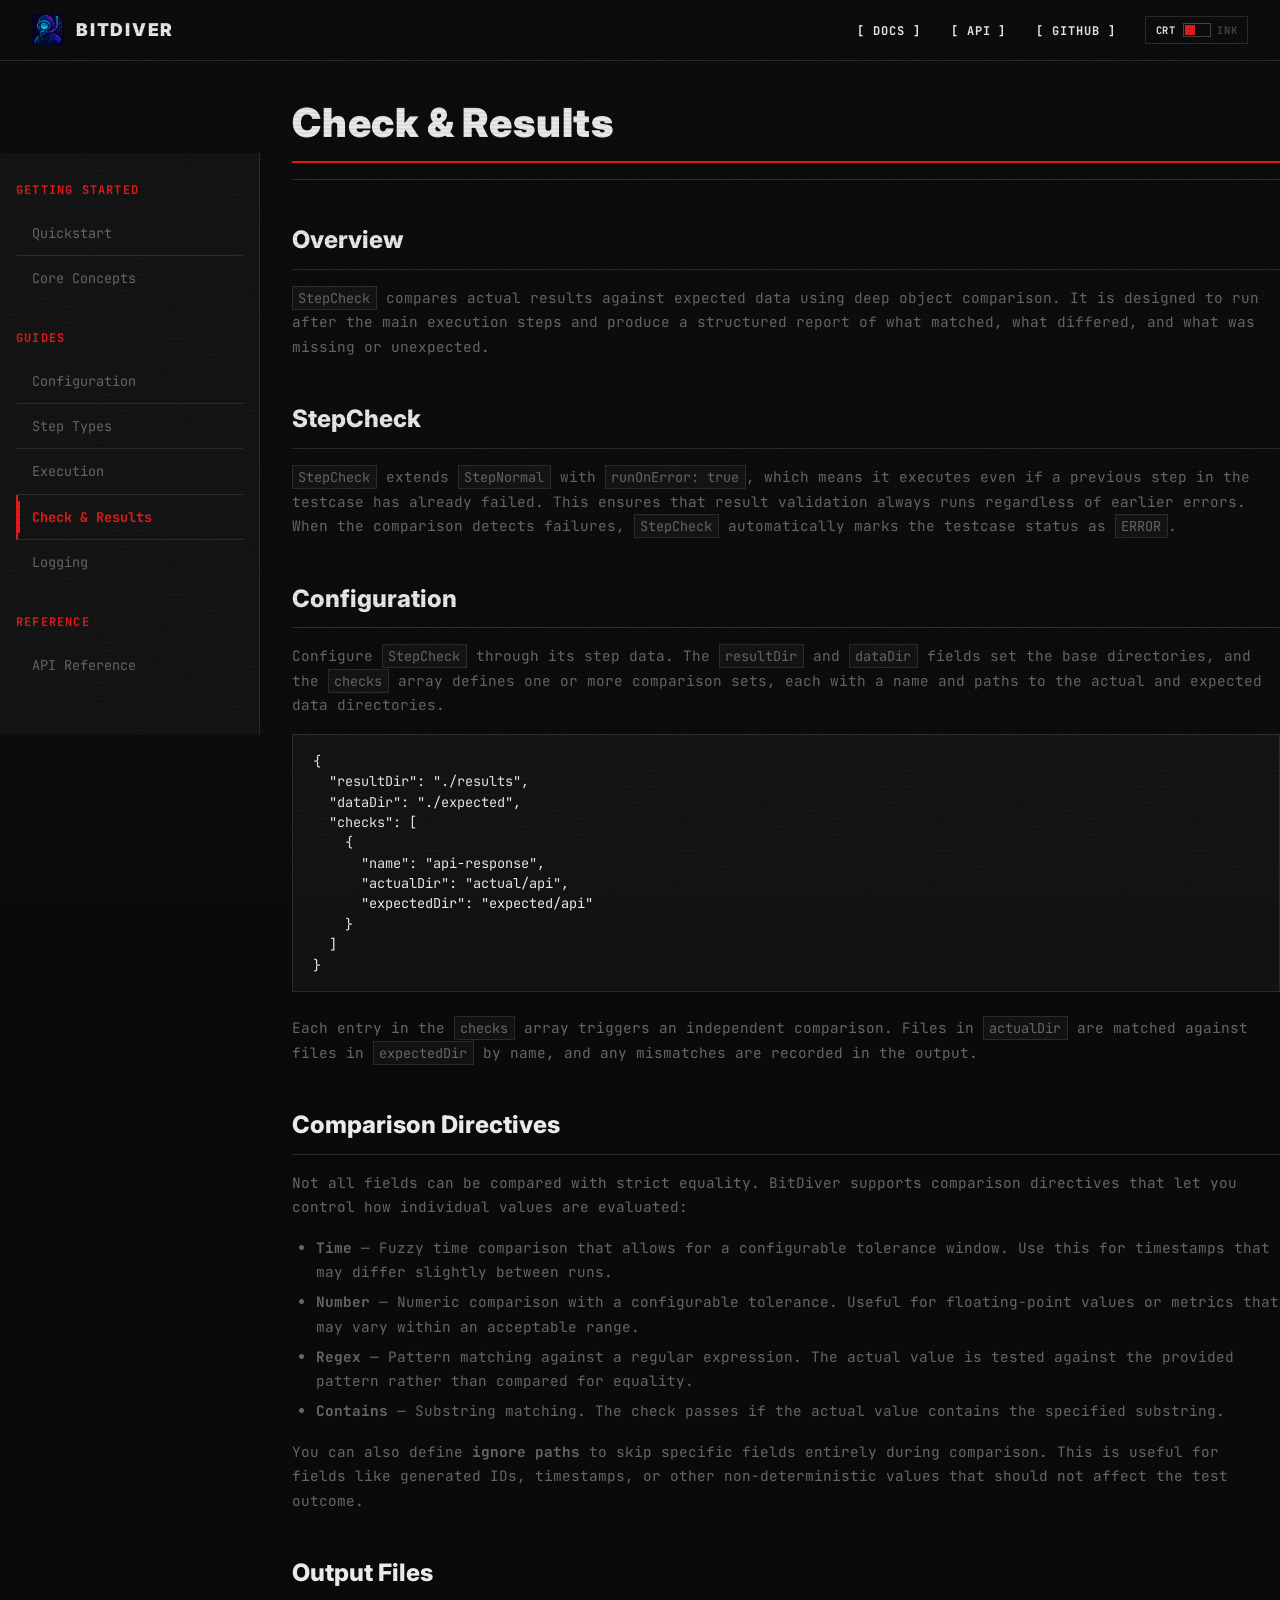
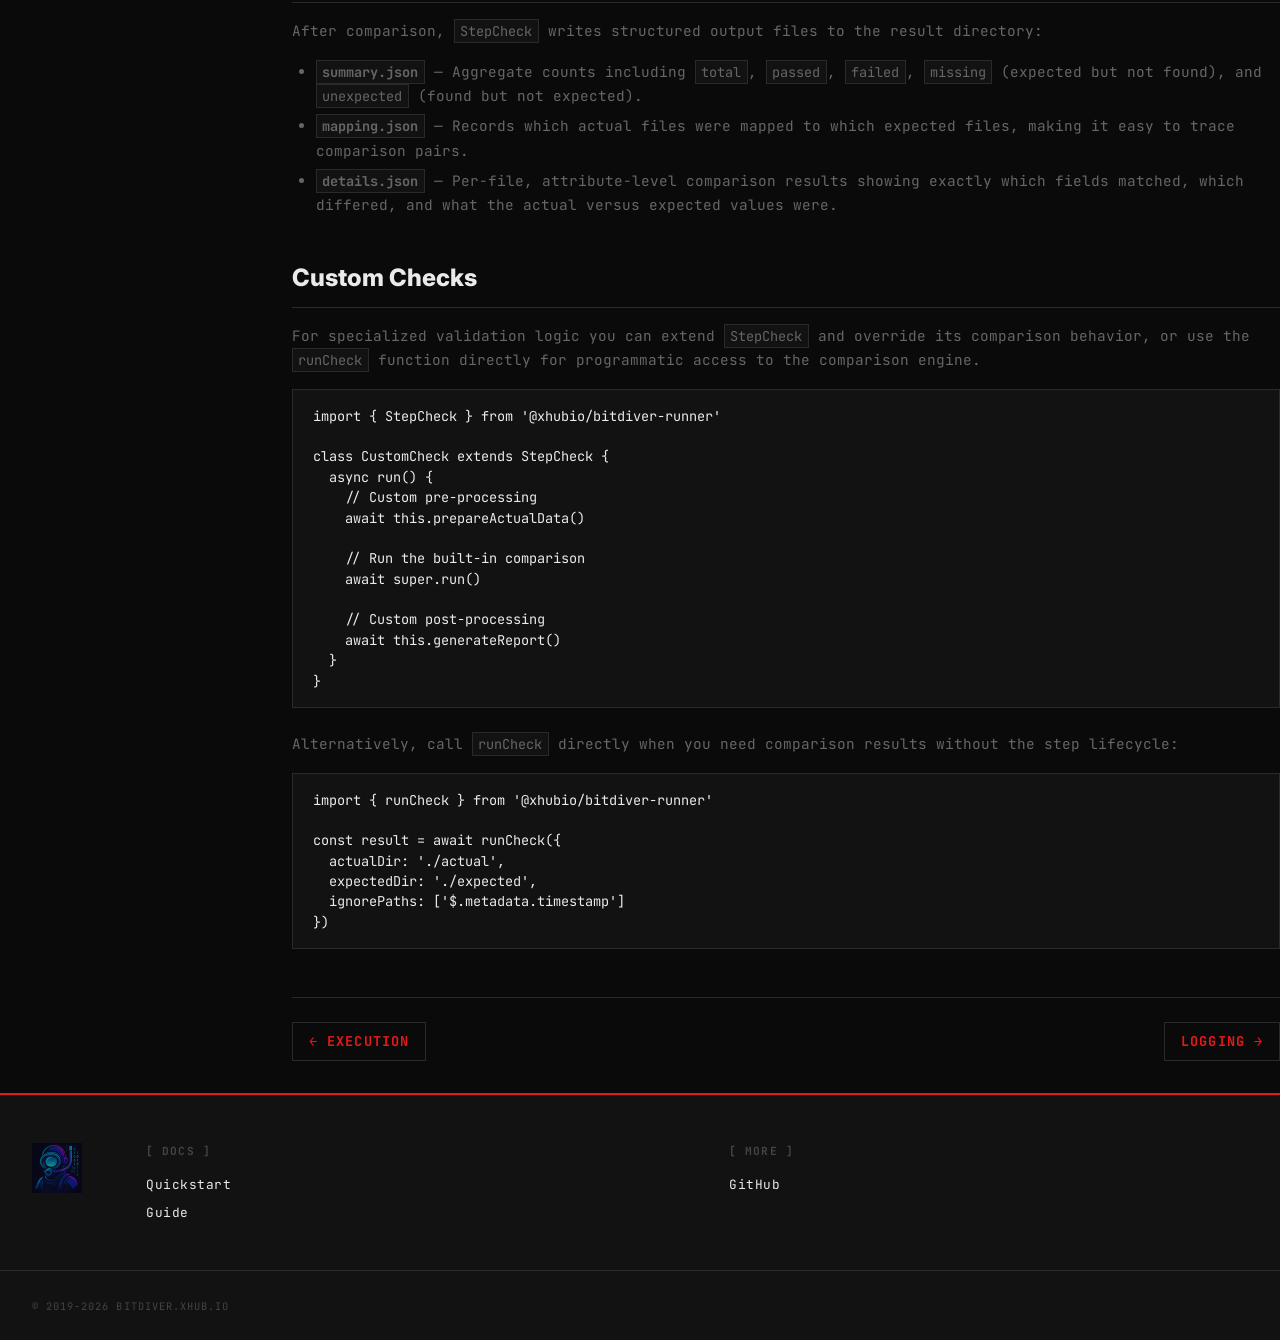
<file: docs/check.html>
<!DOCTYPE html>
<html lang="en">
<head>
  <meta charset="utf-8" />
  <meta name="viewport" content="width=device-width, initial-scale=1.0" />
  <title>Check &amp; Results · BitDiver</title>
  <meta name="description" content="Deep-diff actual vs expected results with StepCheck: Time, Number, Regex, Contains directives, path-level ignorePaths, and summary.json + details.json reports." />
  <link rel="shortcut icon" href="/img/favicon.png" />
  <link rel="preconnect" href="https://fonts.googleapis.com" />
  <link rel="preconnect" href="https://fonts.gstatic.com" crossorigin />
  <link href="https://fonts.googleapis.com/css2?family=Inter:wght@800;900&family=JetBrains+Mono:wght@400;700&display=swap" rel="stylesheet" />
  <link rel="stylesheet" href="/css/brutalist.css" />
  <link rel="stylesheet" href="/css/docs.css" />
  <link rel="canonical" href="https://bitdiver.xhub.io/docs/check.html" />
  <script type="application/ld+json">
  {
    "@context": "https://schema.org",
    "@type": "BreadcrumbList",
    "itemListElement": [
      {"@type": "ListItem", "position": 1, "name": "BitDiver", "item": "https://bitdiver.xhub.io/"},
      {"@type": "ListItem", "position": 2, "name": "Docs", "item": "https://bitdiver.xhub.io/docs/quickstart.html"},
      {"@type": "ListItem", "position": 3, "name": "Check & Results"}
    ]
  }
  </script>
  <script type="application/ld+json">
  {
    "@context": "https://schema.org",
    "@type": "TechArticle",
    "headline": "Check & Results",
    "description": "Deep-diff actual vs expected results with StepCheck: Time, Number, Regex, Contains directives, path-level ignorePaths, and summary.json + details.json reports.",
    "datePublished": "2025-01-01",
    "dateModified": "2026-04-16",
    "author": {"@type": "Organization", "name": "xhub.io", "url": "https://xhub.io"},
    "publisher": {"@type": "Organization", "name": "BeeBack UG", "url": "https://xhub.io"},
    "inLanguage": "en",
    "isPartOf": {"@type": "WebSite", "name": "BitDiver", "url": "https://bitdiver.xhub.io"},
    "mainEntityOfPage": {"@type": "WebPage", "@id": "https://bitdiver.xhub.io/docs/check.html"}
  }
  </script>
</head>
<body data-theme="tactical">
  <div class="crt-overlay" aria-hidden="true"></div>

  <header class="site-header">
    <div class="header-inner">
      <a href="/" class="site-logo">
        <img src="/img/logo.png" alt="BitDiver" width="40" height="40" />
        <span class="site-name">BitDiver</span>
      </a>
      <div class="header-right">
        <nav class="site-nav">
          <ul>
            <li><a href="/docs/quickstart.html">[ DOCS ]</a></li>
            <li><a href="/docs/api.html">[ API ]</a></li>
            <li><a href="https://github.com/xhubio/bitdiver-runner">[ GITHUB ]</a></li>
          </ul>
        </nav>
        <button class="theme-toggle" onclick="toggleTheme()" aria-label="Toggle theme">
          <span class="theme-toggle-label-dark">CRT</span>
          <span class="theme-toggle-track"><span class="theme-toggle-thumb"></span></span>
          <span class="theme-toggle-label-light">INK</span>
        </button>
      </div>
    </div>
  </header>

  <div class="docMainWrapper wrapper">
    <!-- SIDEBAR -->
    <div class="docsNavContainer" id="docsNav">
      <nav class="toc">
        <div class="toggleNav">
          <section class="navWrapper wrapper">
            <div class="navBreadcrumb">
              <button id="navToggler" onclick="document.querySelector('.navGroups').classList.toggle('docsSliderActive')">Menu</button>
              <samp>Documentation</samp>
            </div>
            <div class="navGroups">
              <div class="navGroup">
                <h3 class="navGroupCategoryTitle">Getting Started</h3>
                <ul>
                  <li class="navListItem"><a class="navItem" href="/docs/quickstart.html">Quickstart</a></li>
                  <li class="navListItem"><a class="navItem" href="/docs/concepts.html">Core Concepts</a></li>
                </ul>
              </div>
              <div class="navGroup">
                <h3 class="navGroupCategoryTitle">Guides</h3>
                <ul>
                  <li class="navListItem"><a class="navItem" href="/docs/configuration.html">Configuration</a></li>
                  <li class="navListItem"><a class="navItem" href="/docs/step-types.html">Step Types</a></li>
                  <li class="navListItem"><a class="navItem" href="/docs/execution.html">Execution</a></li>
                  <li class="navListItem navListItemActive"><a class="navItem" href="/docs/check.html">Check &amp; Results</a></li>
                  <li class="navListItem"><a class="navItem" href="/docs/logging.html">Logging</a></li>
                </ul>
              </div>
              <div class="navGroup">
                <h3 class="navGroupCategoryTitle">Reference</h3>
                <ul>
                  <li class="navListItem"><a class="navItem" href="/docs/api.html">API Reference</a></li>
                </ul>
              </div>
            </div>
          </section>
        </div>
      </nav>
    </div>

    <!-- CONTENT -->
    <div class="container mainContainer docsContainer">
      <div class="wrapper">
        <div class="post">
          <header class="postHeader">
            <h1 class="postHeaderTitle">Check &amp; Results</h1>
          </header>
          <article>

            <h2>Overview</h2>
            <p><code>StepCheck</code> compares actual results against expected data using deep object comparison. It is designed to run after the main execution steps and produce a structured report of what matched, what differed, and what was missing or unexpected.</p>

            <h2>StepCheck</h2>
            <p><code>StepCheck</code> extends <code>StepNormal</code> with <code>runOnError: true</code>, which means it executes even if a previous step in the testcase has already failed. This ensures that result validation always runs regardless of earlier errors. When the comparison detects failures, <code>StepCheck</code> automatically marks the testcase status as <code>ERROR</code>.</p>

            <h2>Configuration</h2>
            <p>Configure <code>StepCheck</code> through its step data. The <code>resultDir</code> and <code>dataDir</code> fields set the base directories, and the <code>checks</code> array defines one or more comparison sets, each with a name and paths to the actual and expected data directories.</p>
            <pre><code class="language-json">{
  "resultDir": "./results",
  "dataDir": "./expected",
  "checks": [
    {
      "name": "api-response",
      "actualDir": "actual/api",
      "expectedDir": "expected/api"
    }
  ]
}</code></pre>
            <p>Each entry in the <code>checks</code> array triggers an independent comparison. Files in <code>actualDir</code> are matched against files in <code>expectedDir</code> by name, and any mismatches are recorded in the output.</p>

            <h2>Comparison Directives</h2>
            <p>Not all fields can be compared with strict equality. BitDiver supports comparison directives that let you control how individual values are evaluated:</p>
            <ul>
              <li><strong>Time</strong> &mdash; Fuzzy time comparison that allows for a configurable tolerance window. Use this for timestamps that may differ slightly between runs.</li>
              <li><strong>Number</strong> &mdash; Numeric comparison with a configurable tolerance. Useful for floating-point values or metrics that may vary within an acceptable range.</li>
              <li><strong>Regex</strong> &mdash; Pattern matching against a regular expression. The actual value is tested against the provided pattern rather than compared for equality.</li>
              <li><strong>Contains</strong> &mdash; Substring matching. The check passes if the actual value contains the specified substring.</li>
            </ul>
            <p>You can also define <strong>ignore paths</strong> to skip specific fields entirely during comparison. This is useful for fields like generated IDs, timestamps, or other non-deterministic values that should not affect the test outcome.</p>

            <h2>Output Files</h2>
            <p>After comparison, <code>StepCheck</code> writes structured output files to the result directory:</p>
            <ul>
              <li><strong><code>summary.json</code></strong> &mdash; Aggregate counts including <code>total</code>, <code>passed</code>, <code>failed</code>, <code>missing</code> (expected but not found), and <code>unexpected</code> (found but not expected).</li>
              <li><strong><code>mapping.json</code></strong> &mdash; Records which actual files were mapped to which expected files, making it easy to trace comparison pairs.</li>
              <li><strong><code>details.json</code></strong> &mdash; Per-file, attribute-level comparison results showing exactly which fields matched, which differed, and what the actual versus expected values were.</li>
            </ul>

            <h2>Custom Checks</h2>
            <p>For specialized validation logic you can extend <code>StepCheck</code> and override its comparison behavior, or use the <code>runCheck</code> function directly for programmatic access to the comparison engine.</p>
            <pre><code class="language-typescript">import { StepCheck } from '@xhubio/bitdiver-runner'

class CustomCheck extends StepCheck {
  async run() {
    // Custom pre-processing
    await this.prepareActualData()

    // Run the built-in comparison
    await super.run()

    // Custom post-processing
    await this.generateReport()
  }
}</code></pre>
            <p>Alternatively, call <code>runCheck</code> directly when you need comparison results without the step lifecycle:</p>
            <pre><code class="language-typescript">import { runCheck } from '@xhubio/bitdiver-runner'

const result = await runCheck({
  actualDir: './actual',
  expectedDir: './expected',
  ignorePaths: ['$.metadata.timestamp']
})</code></pre>

          </article>
        </div>
        <div class="docs-prevnext">
          <a class="docs-prev" href="/docs/execution.html">&larr; Execution</a>
          <a class="docs-next" href="/docs/logging.html">Logging &rarr;</a>
        </div>
      </div>
    </div>
  </div>

  <footer class="site-footer">
    <div class="footer-inner">
      <div class="footer-logo">
        <a href="/"><img src="/img/logo.png" alt="BitDiver" width="50" height="50" /></a>
      </div>
      <div class="footer-col">
        <samp class="footer-heading">[ DOCS ]</samp>
        <a href="/docs/quickstart.html">Quickstart</a>
        <a href="/docs/concepts.html">Guide</a>
      </div>
      <div class="footer-col">
        <samp class="footer-heading">[ MORE ]</samp>
        <a href="https://github.com/xhubio/bitdiver-runner">GitHub</a>
      </div>
    </div>
    <div class="footer-copyright">
      <samp>&copy; 2019-2026 BITDIVER.XHUB.IO</samp>
    </div>
  </footer>

  <script src="/js/theme.js"></script>
</body>
</html>
</file>
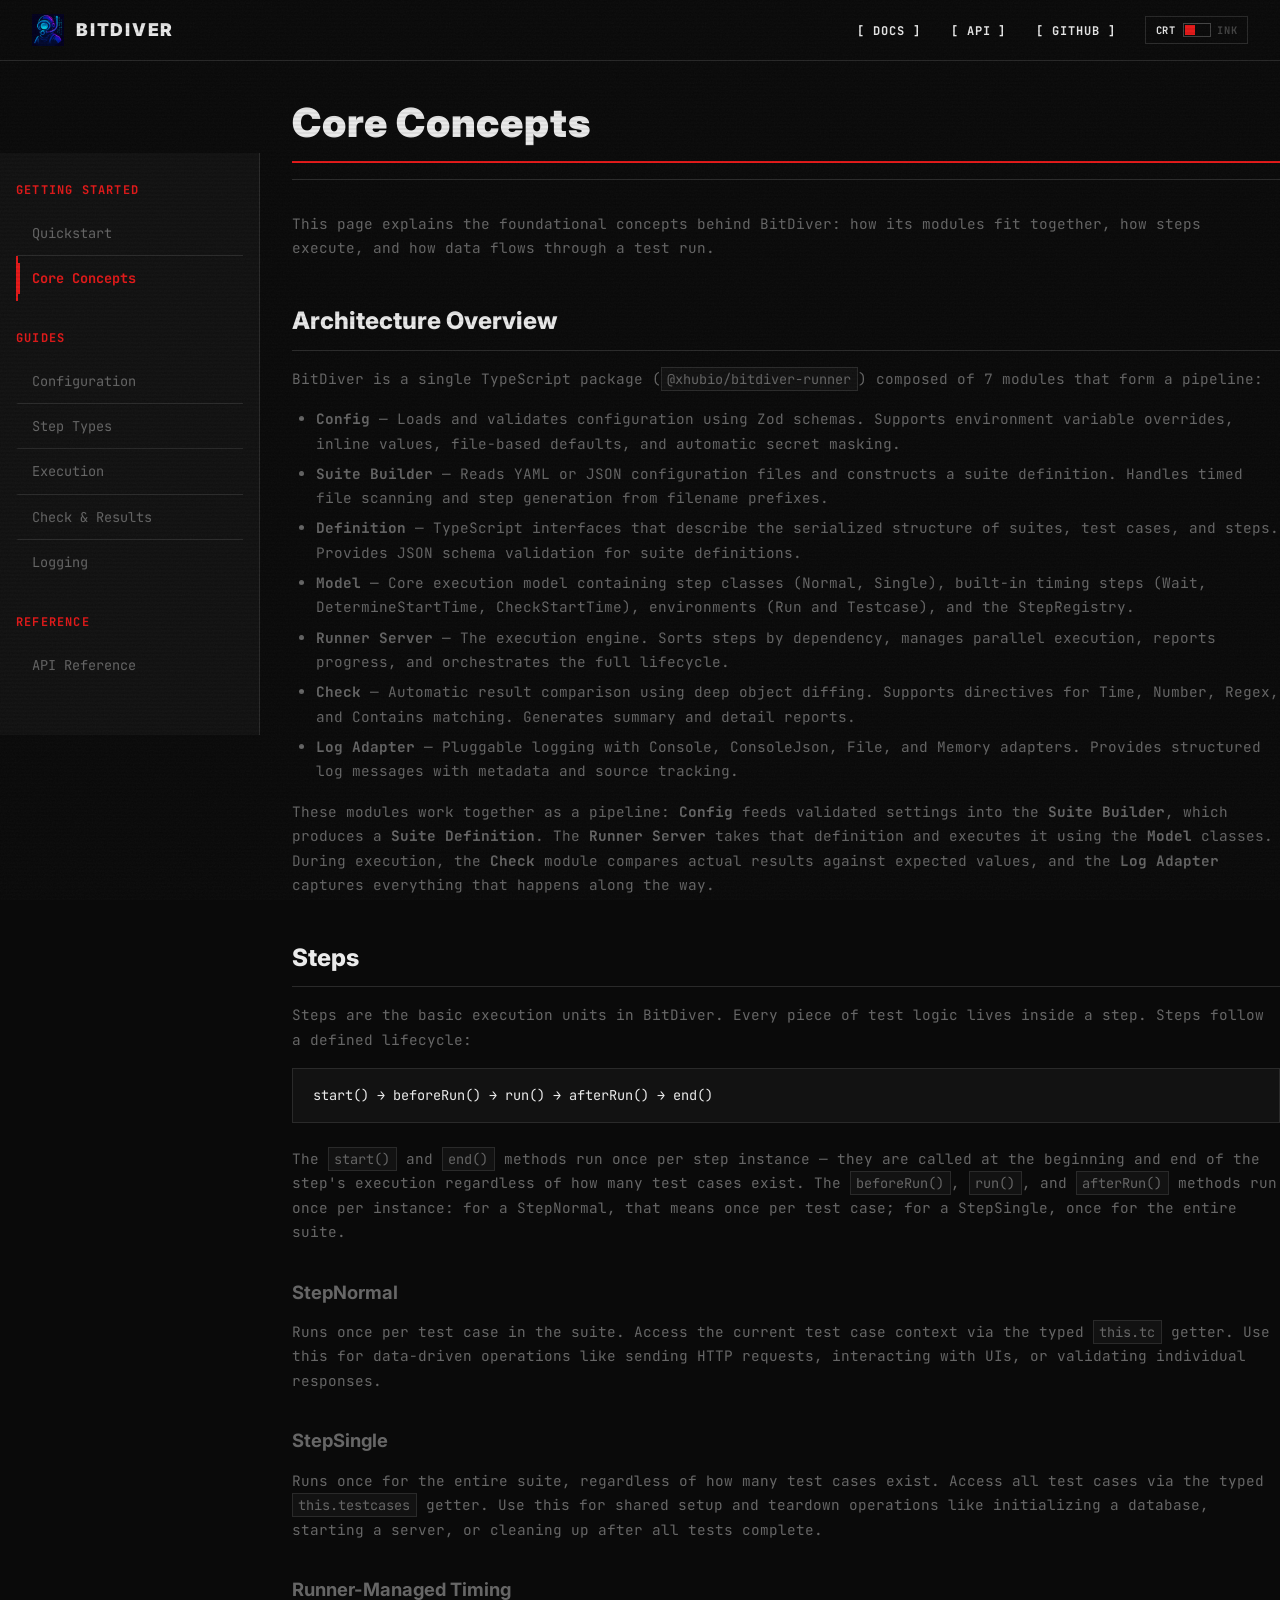
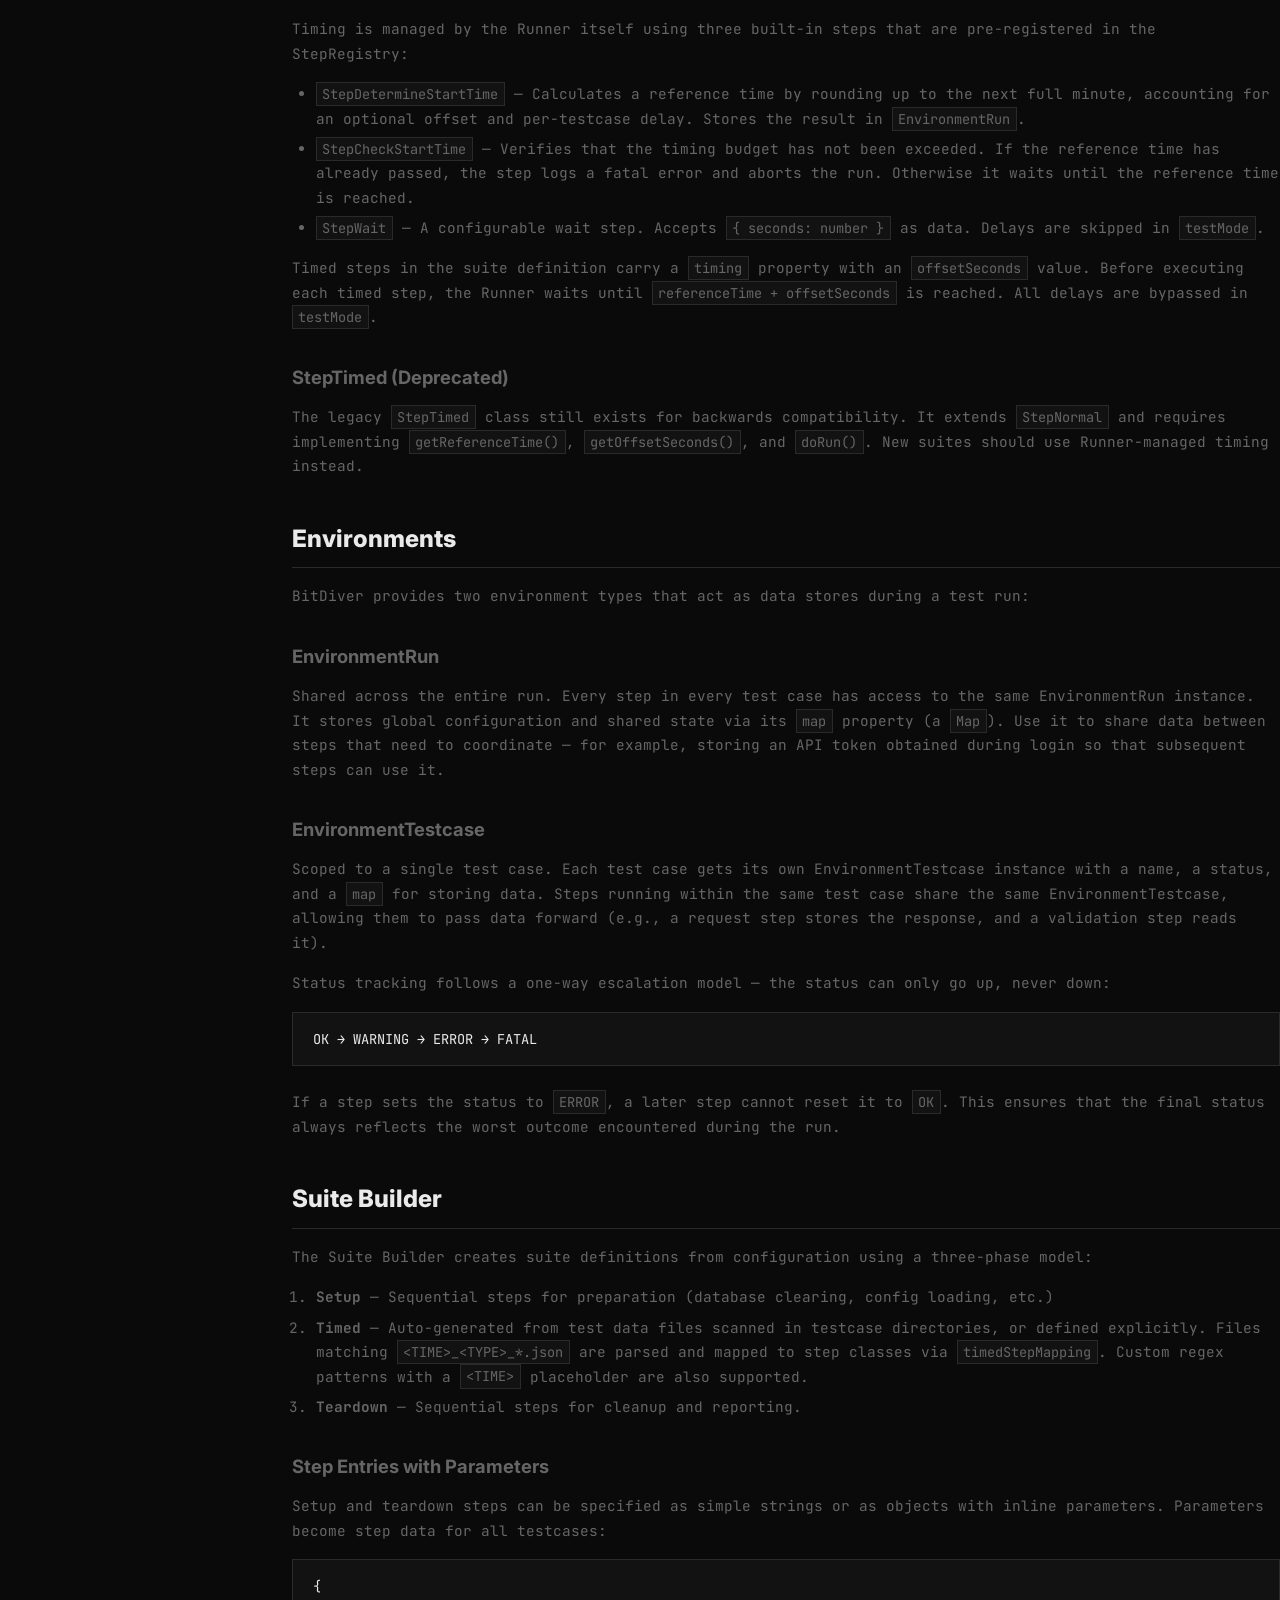
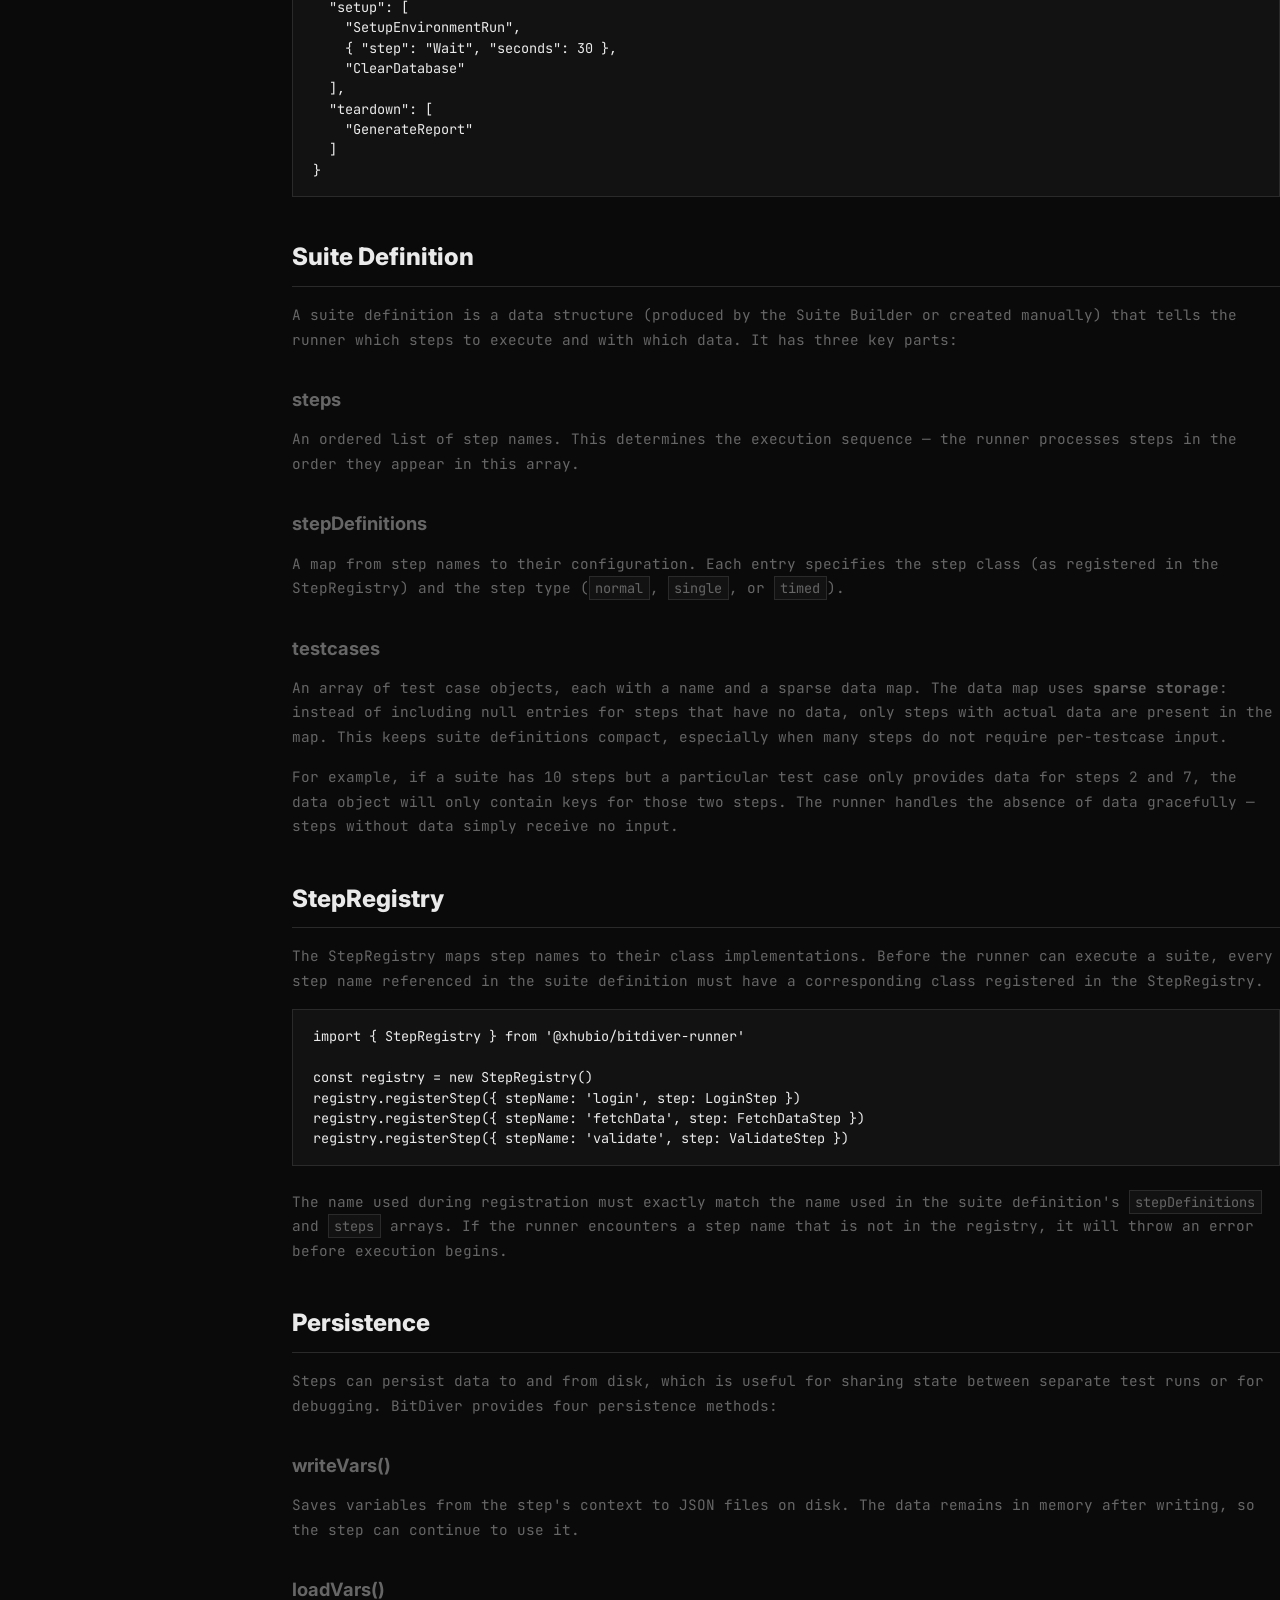
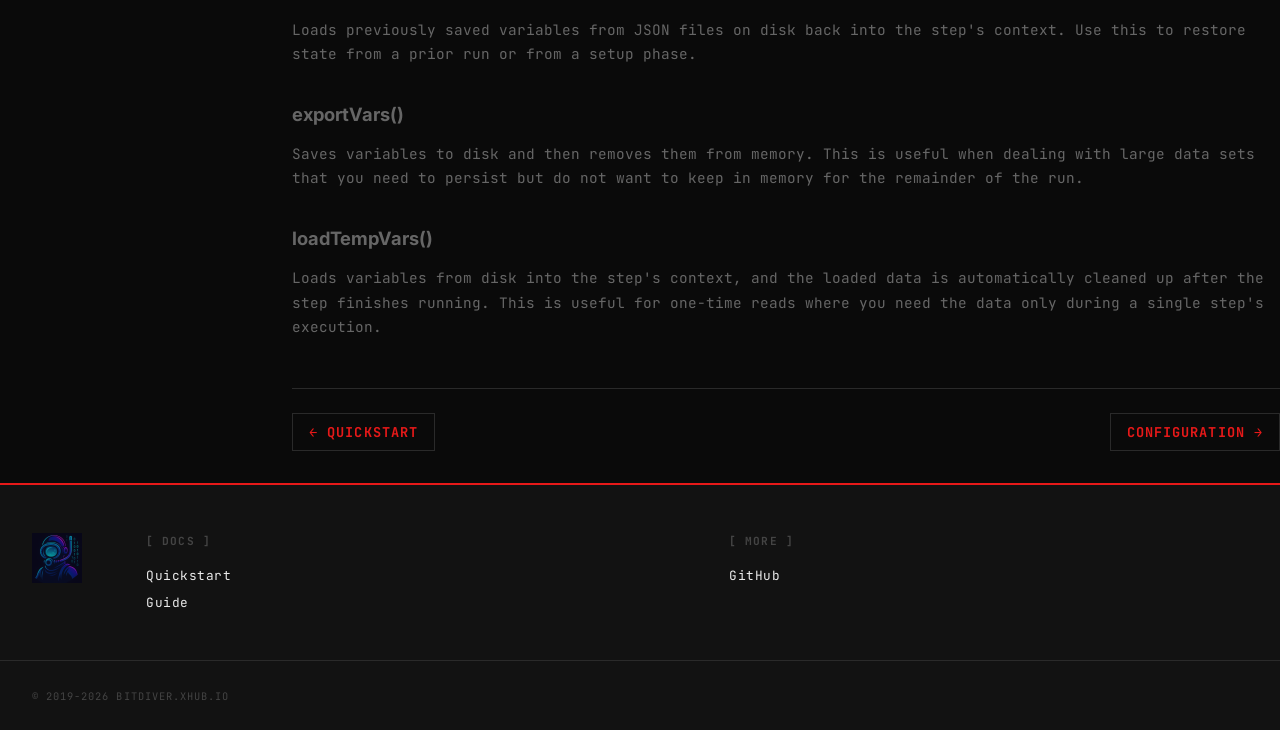
<file: docs/concepts.html>
<!DOCTYPE html>
<html lang="en">
<head>
  <meta charset="utf-8" />
  <meta name="viewport" content="width=device-width, initial-scale=1.0" />
  <title>Core Concepts · BitDiver</title>
  <meta name="description" content="BitDiver core model: Suite, Step, StepRegistry, Runner, environments, and the start/beforeRun/run/afterRun/end lifecycle every Step instance follows." />
  <link rel="shortcut icon" href="/img/favicon.png" />
  <link rel="preconnect" href="https://fonts.googleapis.com" />
  <link rel="preconnect" href="https://fonts.gstatic.com" crossorigin />
  <link href="https://fonts.googleapis.com/css2?family=Inter:wght@800;900&family=JetBrains+Mono:wght@400;700&display=swap" rel="stylesheet" />
  <link rel="stylesheet" href="/css/brutalist.css" />
  <link rel="stylesheet" href="/css/docs.css" />
  <link rel="canonical" href="https://bitdiver.xhub.io/docs/concepts.html" />
  <script type="application/ld+json">
  {
    "@context": "https://schema.org",
    "@type": "BreadcrumbList",
    "itemListElement": [
      {"@type": "ListItem", "position": 1, "name": "BitDiver", "item": "https://bitdiver.xhub.io/"},
      {"@type": "ListItem", "position": 2, "name": "Docs", "item": "https://bitdiver.xhub.io/docs/quickstart.html"},
      {"@type": "ListItem", "position": 3, "name": "Core Concepts"}
    ]
  }
  </script>
  <script type="application/ld+json">
  {
    "@context": "https://schema.org",
    "@type": "TechArticle",
    "headline": "Core Concepts",
    "description": "BitDiver core model: Suite, Step, StepRegistry, Runner, environments, and the start/beforeRun/run/afterRun/end lifecycle every Step instance follows.",
    "datePublished": "2025-01-01",
    "dateModified": "2026-04-16",
    "author": {"@type": "Organization", "name": "xhub.io", "url": "https://xhub.io"},
    "publisher": {"@type": "Organization", "name": "BeeBack UG", "url": "https://xhub.io"},
    "inLanguage": "en",
    "isPartOf": {"@type": "WebSite", "name": "BitDiver", "url": "https://bitdiver.xhub.io"},
    "mainEntityOfPage": {"@type": "WebPage", "@id": "https://bitdiver.xhub.io/docs/concepts.html"}
  }
  </script>
</head>
<body data-theme="tactical">
  <div class="crt-overlay" aria-hidden="true"></div>

  <header class="site-header">
    <div class="header-inner">
      <a href="/" class="site-logo">
        <img src="/img/logo.png" alt="BitDiver" width="40" height="40" />
        <span class="site-name">BitDiver</span>
      </a>
      <div class="header-right">
        <nav class="site-nav">
          <ul>
            <li><a href="/docs/quickstart.html">[ DOCS ]</a></li>
            <li><a href="/docs/api.html">[ API ]</a></li>
            <li><a href="https://github.com/xhubio/bitdiver-runner">[ GITHUB ]</a></li>
          </ul>
        </nav>
        <button class="theme-toggle" onclick="toggleTheme()" aria-label="Toggle theme">
          <span class="theme-toggle-label-dark">CRT</span>
          <span class="theme-toggle-track"><span class="theme-toggle-thumb"></span></span>
          <span class="theme-toggle-label-light">INK</span>
        </button>
      </div>
    </div>
  </header>

  <div class="docMainWrapper wrapper">
    <!-- SIDEBAR -->
    <div class="docsNavContainer" id="docsNav">
      <nav class="toc">
        <div class="toggleNav">
          <section class="navWrapper wrapper">
            <div class="navBreadcrumb">
              <button id="navToggler" onclick="document.querySelector('.navGroups').classList.toggle('docsSliderActive')">Menu</button>
              <samp>Documentation</samp>
            </div>
            <div class="navGroups">
              <div class="navGroup">
                <h3 class="navGroupCategoryTitle">Getting Started</h3>
                <ul>
                  <li class="navListItem"><a class="navItem" href="/docs/quickstart.html">Quickstart</a></li>
                  <li class="navListItem navListItemActive"><a class="navItem" href="/docs/concepts.html">Core Concepts</a></li>
                </ul>
              </div>
              <div class="navGroup">
                <h3 class="navGroupCategoryTitle">Guides</h3>
                <ul>
                  <li class="navListItem"><a class="navItem" href="/docs/configuration.html">Configuration</a></li>
                  <li class="navListItem"><a class="navItem" href="/docs/step-types.html">Step Types</a></li>
                  <li class="navListItem"><a class="navItem" href="/docs/execution.html">Execution</a></li>
                  <li class="navListItem"><a class="navItem" href="/docs/check.html">Check &amp; Results</a></li>
                  <li class="navListItem"><a class="navItem" href="/docs/logging.html">Logging</a></li>
                </ul>
              </div>
              <div class="navGroup">
                <h3 class="navGroupCategoryTitle">Reference</h3>
                <ul>
                  <li class="navListItem"><a class="navItem" href="/docs/api.html">API Reference</a></li>
                </ul>
              </div>
            </div>
          </section>
        </div>
      </nav>
    </div>

    <!-- CONTENT -->
    <div class="container mainContainer docsContainer">
      <div class="wrapper">
        <div class="post">
          <header class="postHeader">
            <h1 class="postHeaderTitle">Core Concepts</h1>
          </header>
          <article>

            <p>This page explains the foundational concepts behind BitDiver: how its modules fit together, how steps execute, and how data flows through a test run.</p>

            <h2>Architecture Overview</h2>
            <p>BitDiver is a single TypeScript package (<code>@xhubio/bitdiver-runner</code>) composed of 7 modules that form a pipeline:</p>
            <ul>
              <li><strong>Config</strong> &mdash; Loads and validates configuration using Zod schemas. Supports environment variable overrides, inline values, file-based defaults, and automatic secret masking.</li>
              <li><strong>Suite Builder</strong> &mdash; Reads YAML or JSON configuration files and constructs a suite definition. Handles timed file scanning and step generation from filename prefixes.</li>
              <li><strong>Definition</strong> &mdash; TypeScript interfaces that describe the serialized structure of suites, test cases, and steps. Provides JSON schema validation for suite definitions.</li>
              <li><strong>Model</strong> &mdash; Core execution model containing step classes (Normal, Single), built-in timing steps (Wait, DetermineStartTime, CheckStartTime), environments (Run and Testcase), and the StepRegistry.</li>
              <li><strong>Runner Server</strong> &mdash; The execution engine. Sorts steps by dependency, manages parallel execution, reports progress, and orchestrates the full lifecycle.</li>
              <li><strong>Check</strong> &mdash; Automatic result comparison using deep object diffing. Supports directives for Time, Number, Regex, and Contains matching. Generates summary and detail reports.</li>
              <li><strong>Log Adapter</strong> &mdash; Pluggable logging with Console, ConsoleJson, File, and Memory adapters. Provides structured log messages with metadata and source tracking.</li>
            </ul>
            <p>These modules work together as a pipeline: <strong>Config</strong> feeds validated settings into the <strong>Suite Builder</strong>, which produces a <strong>Suite Definition</strong>. The <strong>Runner Server</strong> takes that definition and executes it using the <strong>Model</strong> classes. During execution, the <strong>Check</strong> module compares actual results against expected values, and the <strong>Log Adapter</strong> captures everything that happens along the way.</p>

            <h2>Steps</h2>
            <p>Steps are the basic execution units in BitDiver. Every piece of test logic lives inside a step. Steps follow a defined lifecycle:</p>
            <pre><code>start() &rarr; beforeRun() &rarr; run() &rarr; afterRun() &rarr; end()</code></pre>
            <p>The <code>start()</code> and <code>end()</code> methods run once per step instance &mdash; they are called at the beginning and end of the step's execution regardless of how many test cases exist. The <code>beforeRun()</code>, <code>run()</code>, and <code>afterRun()</code> methods run once per instance: for a StepNormal, that means once per test case; for a StepSingle, once for the entire suite.</p>

            <h3>StepNormal</h3>
            <p>Runs once per test case in the suite. Access the current test case context via the typed <code>this.tc</code> getter. Use this for data-driven operations like sending HTTP requests, interacting with UIs, or validating individual responses.</p>

            <h3>StepSingle</h3>
            <p>Runs once for the entire suite, regardless of how many test cases exist. Access all test cases via the typed <code>this.testcases</code> getter. Use this for shared setup and teardown operations like initializing a database, starting a server, or cleaning up after all tests complete.</p>

            <h3>Runner-Managed Timing</h3>
            <p>Timing is managed by the Runner itself using three built-in steps that are pre-registered in the StepRegistry:</p>
            <ul>
              <li><code>StepDetermineStartTime</code> &mdash; Calculates a reference time by rounding up to the next full minute, accounting for an optional offset and per-testcase delay. Stores the result in <code>EnvironmentRun</code>.</li>
              <li><code>StepCheckStartTime</code> &mdash; Verifies that the timing budget has not been exceeded. If the reference time has already passed, the step logs a fatal error and aborts the run. Otherwise it waits until the reference time is reached.</li>
              <li><code>StepWait</code> &mdash; A configurable wait step. Accepts <code>{ seconds: number }</code> as data. Delays are skipped in <code>testMode</code>.</li>
            </ul>
            <p>Timed steps in the suite definition carry a <code>timing</code> property with an <code>offsetSeconds</code> value. Before executing each timed step, the Runner waits until <code>referenceTime + offsetSeconds</code> is reached. All delays are bypassed in <code>testMode</code>.</p>

            <h3>StepTimed (Deprecated)</h3>
            <p>The legacy <code>StepTimed</code> class still exists for backwards compatibility. It extends <code>StepNormal</code> and requires implementing <code>getReferenceTime()</code>, <code>getOffsetSeconds()</code>, and <code>doRun()</code>. New suites should use Runner-managed timing instead.</p>

            <h2>Environments</h2>
            <p>BitDiver provides two environment types that act as data stores during a test run:</p>

            <h3>EnvironmentRun</h3>
            <p>Shared across the entire run. Every step in every test case has access to the same EnvironmentRun instance. It stores global configuration and shared state via its <code>map</code> property (a <code>Map</code>). Use it to share data between steps that need to coordinate &mdash; for example, storing an API token obtained during login so that subsequent steps can use it.</p>

            <h3>EnvironmentTestcase</h3>
            <p>Scoped to a single test case. Each test case gets its own EnvironmentTestcase instance with a name, a status, and a <code>map</code> for storing data. Steps running within the same test case share the same EnvironmentTestcase, allowing them to pass data forward (e.g., a request step stores the response, and a validation step reads it).</p>
            <p>Status tracking follows a one-way escalation model &mdash; the status can only go up, never down:</p>
            <pre><code>OK &rarr; WARNING &rarr; ERROR &rarr; FATAL</code></pre>
            <p>If a step sets the status to <code>ERROR</code>, a later step cannot reset it to <code>OK</code>. This ensures that the final status always reflects the worst outcome encountered during the run.</p>

            <h2>Suite Builder</h2>
            <p>The Suite Builder creates suite definitions from configuration using a three-phase model:</p>
            <ol>
              <li><strong>Setup</strong> &mdash; Sequential steps for preparation (database clearing, config loading, etc.)</li>
              <li><strong>Timed</strong> &mdash; Auto-generated from test data files scanned in testcase directories, or defined explicitly. Files matching <code>&lt;TIME&gt;_&lt;TYPE&gt;_*.json</code> are parsed and mapped to step classes via <code>timedStepMapping</code>. Custom regex patterns with a <code>&lt;TIME&gt;</code> placeholder are also supported.</li>
              <li><strong>Teardown</strong> &mdash; Sequential steps for cleanup and reporting.</li>
            </ol>

            <h3>Step Entries with Parameters</h3>
            <p>Setup and teardown steps can be specified as simple strings or as objects with inline parameters. Parameters become step data for all testcases:</p>
            <pre><code class="language-json">{
  "setup": [
    "SetupEnvironmentRun",
    { "step": "Wait", "seconds": 30 },
    "ClearDatabase"
  ],
  "teardown": [
    "GenerateReport"
  ]
}</code></pre>

            <h2>Suite Definition</h2>
            <p>A suite definition is a data structure (produced by the Suite Builder or created manually) that tells the runner which steps to execute and with which data. It has three key parts:</p>

            <h3>steps</h3>
            <p>An ordered list of step names. This determines the execution sequence &mdash; the runner processes steps in the order they appear in this array.</p>

            <h3>stepDefinitions</h3>
            <p>A map from step names to their configuration. Each entry specifies the step class (as registered in the StepRegistry) and the step type (<code>normal</code>, <code>single</code>, or <code>timed</code>).</p>

            <h3>testcases</h3>
            <p>An array of test case objects, each with a name and a sparse data map. The data map uses <strong>sparse storage</strong>: instead of including null entries for steps that have no data, only steps with actual data are present in the map. This keeps suite definitions compact, especially when many steps do not require per-testcase input.</p>
            <p>For example, if a suite has 10 steps but a particular test case only provides data for steps 2 and 7, the data object will only contain keys for those two steps. The runner handles the absence of data gracefully &mdash; steps without data simply receive no input.</p>

            <h2>StepRegistry</h2>
            <p>The StepRegistry maps step names to their class implementations. Before the runner can execute a suite, every step name referenced in the suite definition must have a corresponding class registered in the StepRegistry.</p>
            <pre><code class="language-typescript">import { StepRegistry } from '@xhubio/bitdiver-runner'

const registry = new StepRegistry()
registry.registerStep({ stepName: 'login', step: LoginStep })
registry.registerStep({ stepName: 'fetchData', step: FetchDataStep })
registry.registerStep({ stepName: 'validate', step: ValidateStep })</code></pre>
            <p>The name used during registration must exactly match the name used in the suite definition's <code>stepDefinitions</code> and <code>steps</code> arrays. If the runner encounters a step name that is not in the registry, it will throw an error before execution begins.</p>

            <h2>Persistence</h2>
            <p>Steps can persist data to and from disk, which is useful for sharing state between separate test runs or for debugging. BitDiver provides four persistence methods:</p>

            <h3>writeVars()</h3>
            <p>Saves variables from the step's context to JSON files on disk. The data remains in memory after writing, so the step can continue to use it.</p>

            <h3>loadVars()</h3>
            <p>Loads previously saved variables from JSON files on disk back into the step's context. Use this to restore state from a prior run or from a setup phase.</p>

            <h3>exportVars()</h3>
            <p>Saves variables to disk and then removes them from memory. This is useful when dealing with large data sets that you need to persist but do not want to keep in memory for the remainder of the run.</p>

            <h3>loadTempVars()</h3>
            <p>Loads variables from disk into the step's context, and the loaded data is automatically cleaned up after the step finishes running. This is useful for one-time reads where you need the data only during a single step's execution.</p>

          </article>
        </div>
        <div class="docs-prevnext">
          <a class="docs-prev" href="/docs/quickstart.html">&larr; Quickstart</a>
          <a class="docs-next" href="/docs/configuration.html">Configuration &rarr;</a>
        </div>
      </div>
    </div>
  </div>

  <footer class="site-footer">
    <div class="footer-inner">
      <div class="footer-logo">
        <a href="/"><img src="/img/logo.png" alt="BitDiver" width="50" height="50" /></a>
      </div>
      <div class="footer-col">
        <samp class="footer-heading">[ DOCS ]</samp>
        <a href="/docs/quickstart.html">Quickstart</a>
        <a href="/docs/concepts.html">Guide</a>
      </div>
      <div class="footer-col">
        <samp class="footer-heading">[ MORE ]</samp>
        <a href="https://github.com/xhubio/bitdiver-runner">GitHub</a>
      </div>
    </div>
    <div class="footer-copyright">
      <samp>&copy; 2019-2026 BITDIVER.XHUB.IO</samp>
    </div>
  </footer>

  <script src="/js/theme.js"></script>
</body>
</html>
</file>
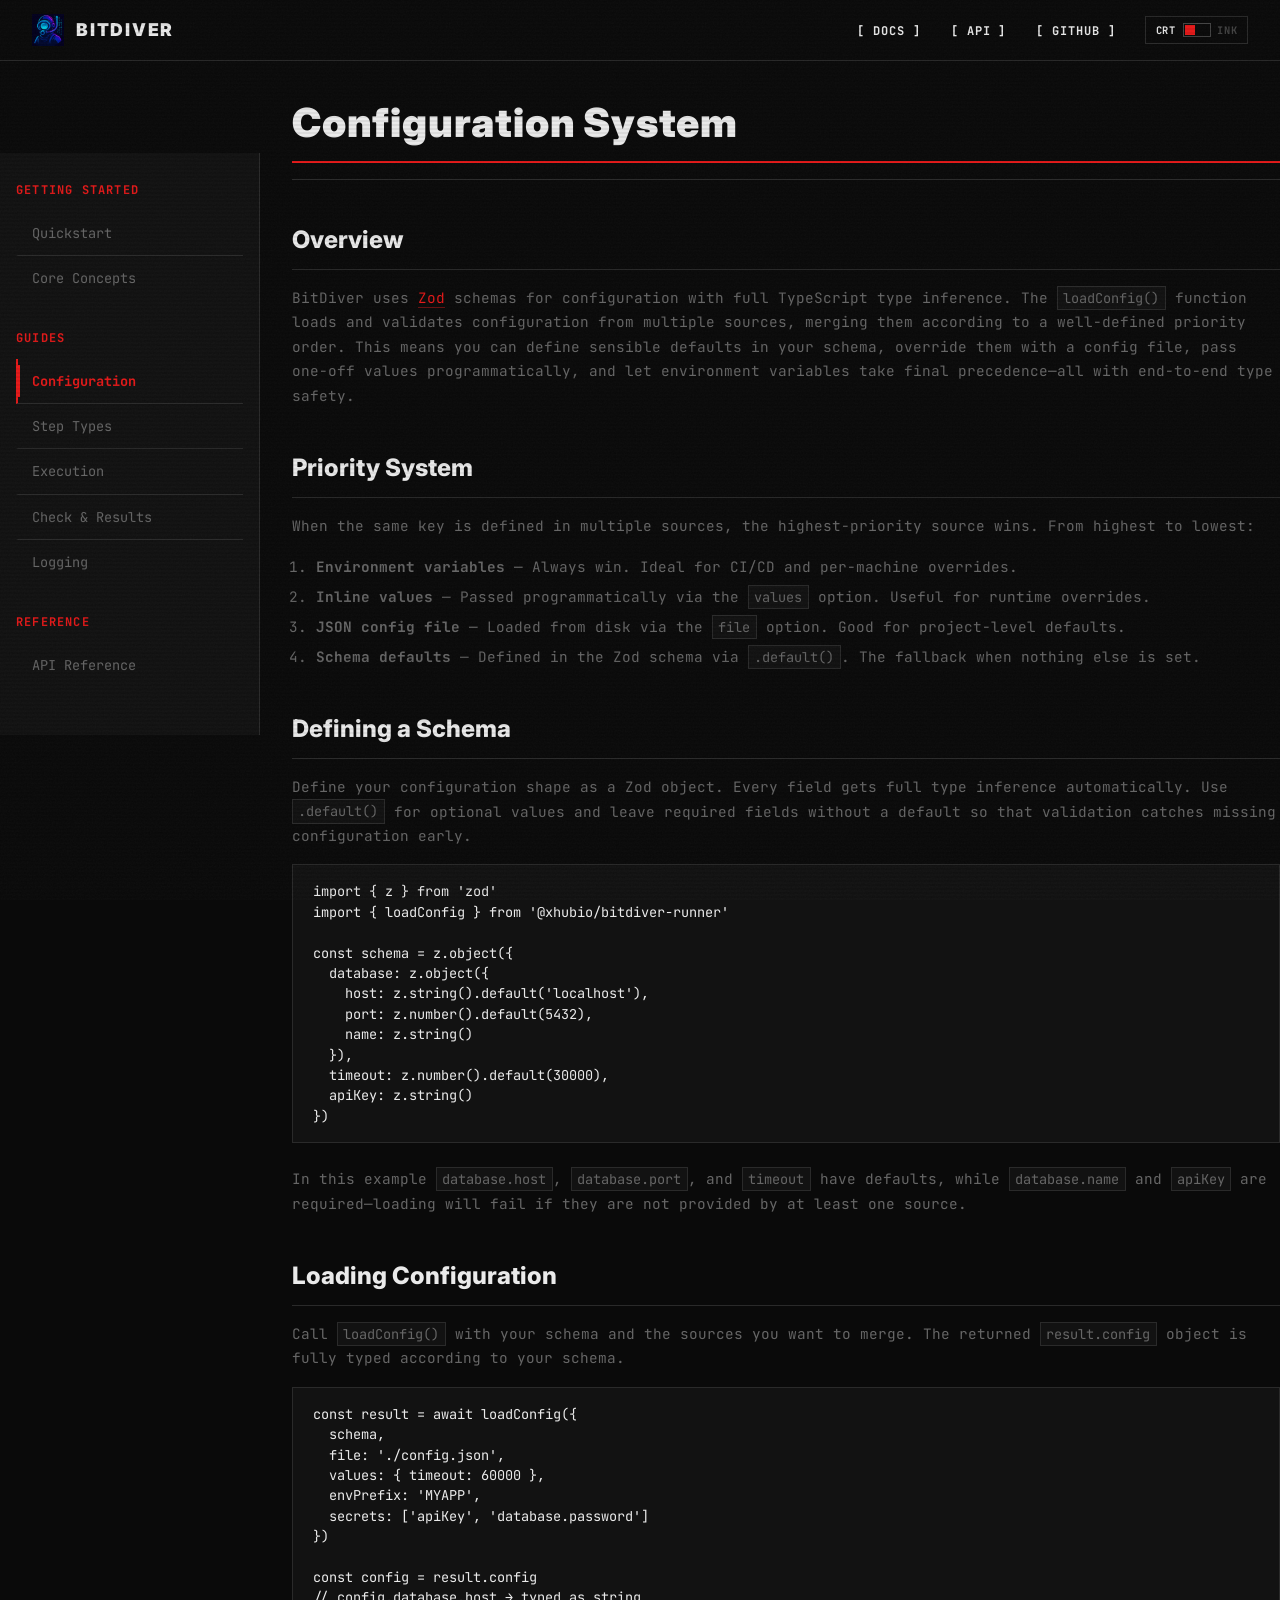
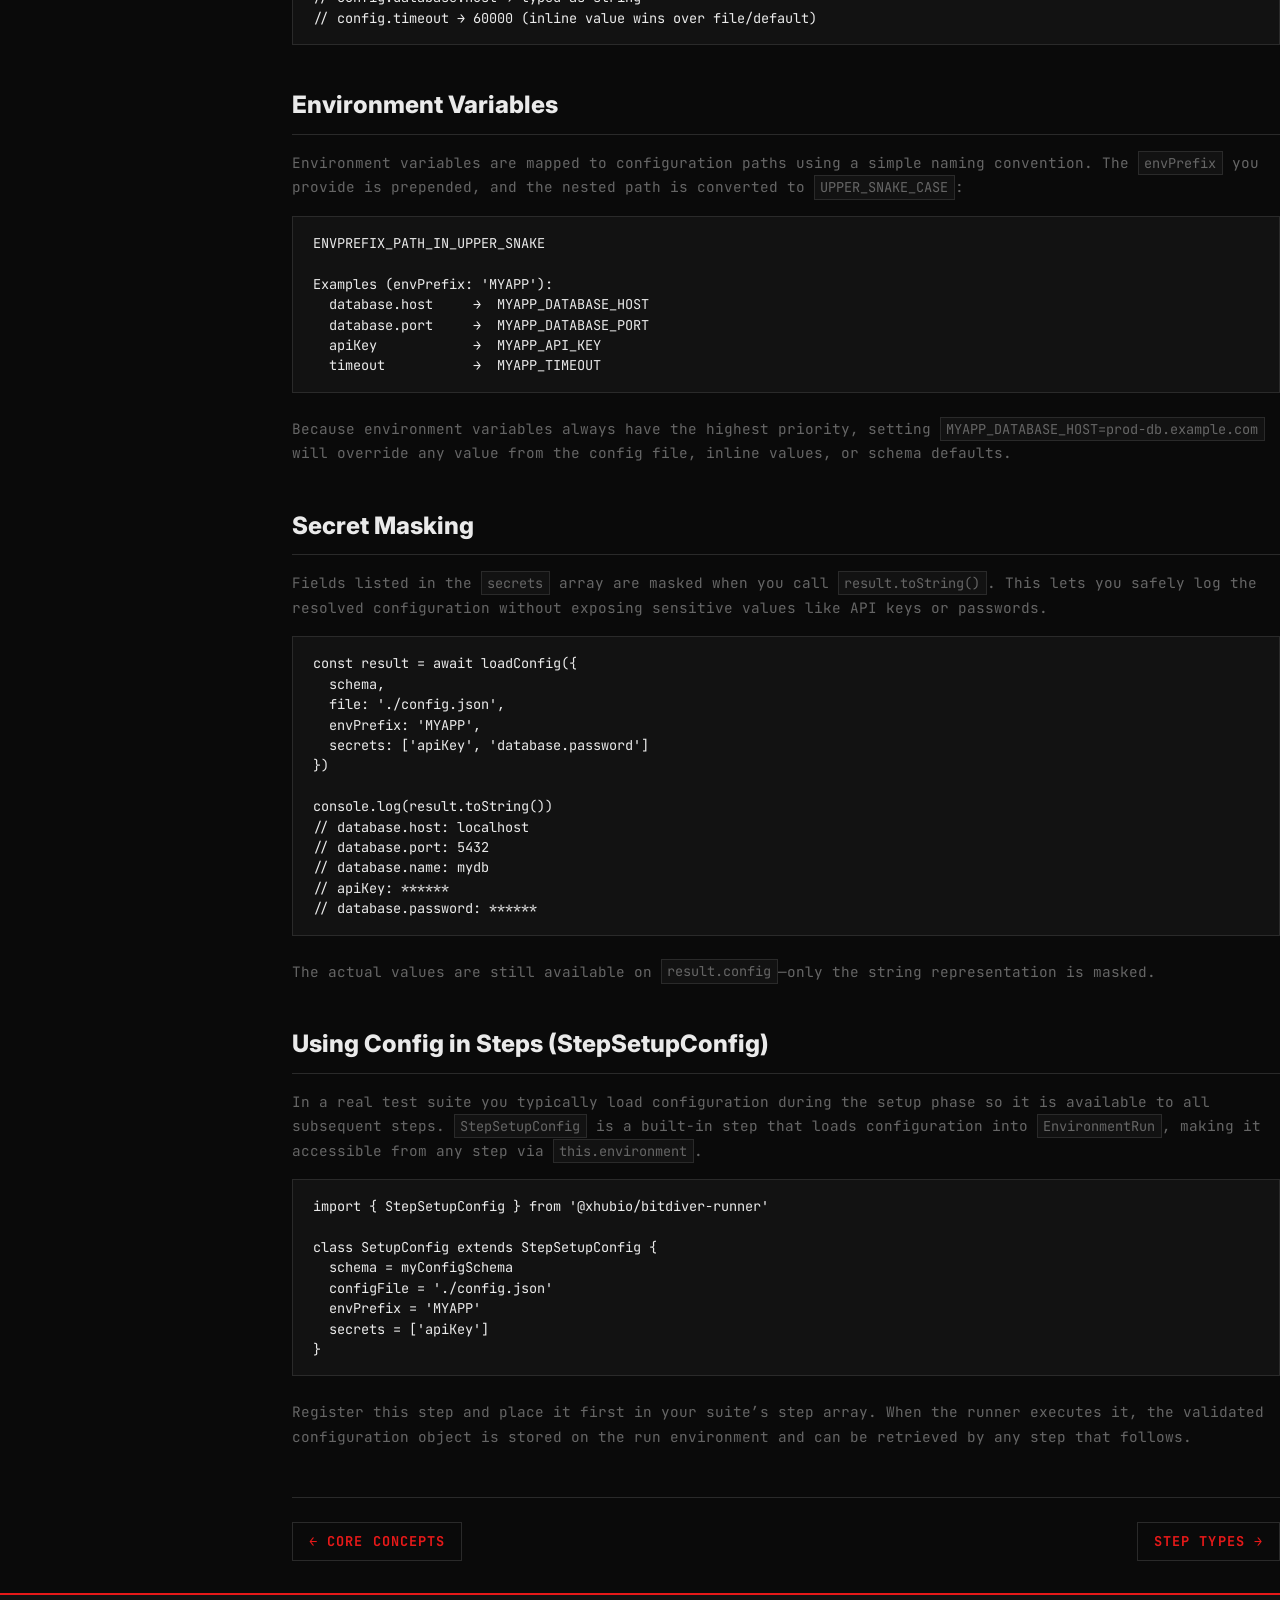
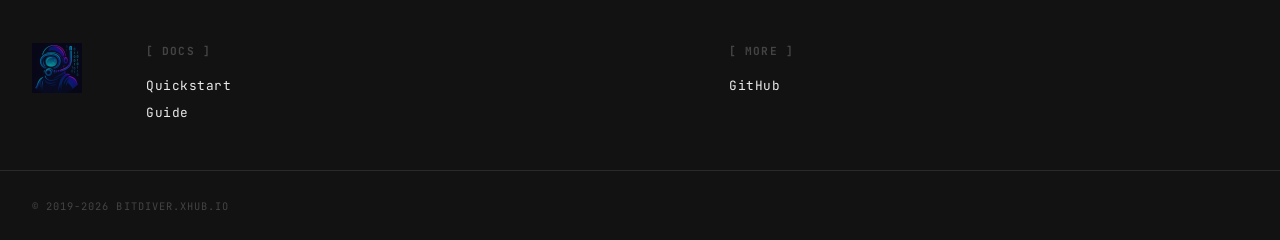
<file: docs/configuration.html>
<!DOCTYPE html>
<html lang="en">
<head>
  <meta charset="utf-8" />
  <meta name="viewport" content="width=device-width, initial-scale=1.0" />
  <title>Configuration · BitDiver</title>
  <meta name="description" content="Configure BitDiver with Zod schemas, env-var overrides (env &gt; inline &gt; file &gt; defaults), automatic secret masking, and the loadConfig() priority system." />
  <link rel="shortcut icon" href="/img/favicon.png" />
  <link rel="preconnect" href="https://fonts.googleapis.com" />
  <link rel="preconnect" href="https://fonts.gstatic.com" crossorigin />
  <link href="https://fonts.googleapis.com/css2?family=Inter:wght@800;900&family=JetBrains+Mono:wght@400;700&display=swap" rel="stylesheet" />
  <link rel="stylesheet" href="/css/brutalist.css" />
  <link rel="stylesheet" href="/css/docs.css" />
  <link rel="canonical" href="https://bitdiver.xhub.io/docs/configuration.html" />
  <script type="application/ld+json">
  {
    "@context": "https://schema.org",
    "@type": "BreadcrumbList",
    "itemListElement": [
      {"@type": "ListItem", "position": 1, "name": "BitDiver", "item": "https://bitdiver.xhub.io/"},
      {"@type": "ListItem", "position": 2, "name": "Docs", "item": "https://bitdiver.xhub.io/docs/quickstart.html"},
      {"@type": "ListItem", "position": 3, "name": "Configuration"}
    ]
  }
  </script>
  <script type="application/ld+json">
  {
    "@context": "https://schema.org",
    "@type": "TechArticle",
    "headline": "Configuration",
    "description": "Configure BitDiver with Zod schemas, env-var overrides (env > inline > file > defaults), automatic secret masking, and the loadConfig() priority system.",
    "datePublished": "2025-01-01",
    "dateModified": "2026-04-16",
    "author": {"@type": "Organization", "name": "xhub.io", "url": "https://xhub.io"},
    "publisher": {"@type": "Organization", "name": "BeeBack UG", "url": "https://xhub.io"},
    "inLanguage": "en",
    "isPartOf": {"@type": "WebSite", "name": "BitDiver", "url": "https://bitdiver.xhub.io"},
    "mainEntityOfPage": {"@type": "WebPage", "@id": "https://bitdiver.xhub.io/docs/configuration.html"}
  }
  </script>
</head>
<body data-theme="tactical">
  <div class="crt-overlay" aria-hidden="true"></div>

  <header class="site-header">
    <div class="header-inner">
      <a href="/" class="site-logo">
        <img src="/img/logo.png" alt="BitDiver" width="40" height="40" />
        <span class="site-name">BitDiver</span>
      </a>
      <div class="header-right">
        <nav class="site-nav">
          <ul>
            <li><a href="/docs/quickstart.html">[ DOCS ]</a></li>
            <li><a href="/docs/api.html">[ API ]</a></li>
            <li><a href="https://github.com/xhubio/bitdiver-runner">[ GITHUB ]</a></li>
          </ul>
        </nav>
        <button class="theme-toggle" onclick="toggleTheme()" aria-label="Toggle theme">
          <span class="theme-toggle-label-dark">CRT</span>
          <span class="theme-toggle-track"><span class="theme-toggle-thumb"></span></span>
          <span class="theme-toggle-label-light">INK</span>
        </button>
      </div>
    </div>
  </header>

  <div class="docMainWrapper wrapper">
    <!-- SIDEBAR -->
    <div class="docsNavContainer" id="docsNav">
      <nav class="toc">
        <div class="toggleNav">
          <section class="navWrapper wrapper">
            <div class="navBreadcrumb">
              <button id="navToggler" onclick="document.querySelector('.navGroups').classList.toggle('docsSliderActive')">Menu</button>
              <samp>Documentation</samp>
            </div>
            <div class="navGroups">
              <div class="navGroup">
                <h3 class="navGroupCategoryTitle">Getting Started</h3>
                <ul>
                  <li class="navListItem"><a class="navItem" href="/docs/quickstart.html">Quickstart</a></li>
                  <li class="navListItem"><a class="navItem" href="/docs/concepts.html">Core Concepts</a></li>
                </ul>
              </div>
              <div class="navGroup">
                <h3 class="navGroupCategoryTitle">Guides</h3>
                <ul>
                  <li class="navListItem navListItemActive"><a class="navItem" href="/docs/configuration.html">Configuration</a></li>
                  <li class="navListItem"><a class="navItem" href="/docs/step-types.html">Step Types</a></li>
                  <li class="navListItem"><a class="navItem" href="/docs/execution.html">Execution</a></li>
                  <li class="navListItem"><a class="navItem" href="/docs/check.html">Check &amp; Results</a></li>
                  <li class="navListItem"><a class="navItem" href="/docs/logging.html">Logging</a></li>
                </ul>
              </div>
              <div class="navGroup">
                <h3 class="navGroupCategoryTitle">Reference</h3>
                <ul>
                  <li class="navListItem"><a class="navItem" href="/docs/api.html">API Reference</a></li>
                </ul>
              </div>
            </div>
          </section>
        </div>
      </nav>
    </div>

    <!-- CONTENT -->
    <div class="container mainContainer docsContainer">
      <div class="wrapper">
        <div class="post">
          <header class="postHeader">
            <h1 class="postHeaderTitle">Configuration System</h1>
          </header>
          <article>

            <h2>Overview</h2>
            <p>BitDiver uses <a href="https://zod.dev">Zod</a> schemas for configuration with full TypeScript type inference. The <code>loadConfig()</code> function loads and validates configuration from multiple sources, merging them according to a well-defined priority order. This means you can define sensible defaults in your schema, override them with a config file, pass one-off values programmatically, and let environment variables take final precedence&mdash;all with end-to-end type safety.</p>

            <h2>Priority System</h2>
            <p>When the same key is defined in multiple sources, the highest-priority source wins. From highest to lowest:</p>
            <ol>
              <li><strong>Environment variables</strong> &mdash; Always win. Ideal for CI/CD and per-machine overrides.</li>
              <li><strong>Inline values</strong> &mdash; Passed programmatically via the <code>values</code> option. Useful for runtime overrides.</li>
              <li><strong>JSON config file</strong> &mdash; Loaded from disk via the <code>file</code> option. Good for project-level defaults.</li>
              <li><strong>Schema defaults</strong> &mdash; Defined in the Zod schema via <code>.default()</code>. The fallback when nothing else is set.</li>
            </ol>

            <h2>Defining a Schema</h2>
            <p>Define your configuration shape as a Zod object. Every field gets full type inference automatically. Use <code>.default()</code> for optional values and leave required fields without a default so that validation catches missing configuration early.</p>
            <pre><code class="language-typescript">import { z } from 'zod'
import { loadConfig } from '@xhubio/bitdiver-runner'

const schema = z.object({
  database: z.object({
    host: z.string().default('localhost'),
    port: z.number().default(5432),
    name: z.string()
  }),
  timeout: z.number().default(30000),
  apiKey: z.string()
})</code></pre>
            <p>In this example <code>database.host</code>, <code>database.port</code>, and <code>timeout</code> have defaults, while <code>database.name</code> and <code>apiKey</code> are required&mdash;loading will fail if they are not provided by at least one source.</p>

            <h2>Loading Configuration</h2>
            <p>Call <code>loadConfig()</code> with your schema and the sources you want to merge. The returned <code>result.config</code> object is fully typed according to your schema.</p>
            <pre><code class="language-typescript">const result = await loadConfig({
  schema,
  file: './config.json',
  values: { timeout: 60000 },
  envPrefix: 'MYAPP',
  secrets: ['apiKey', 'database.password']
})

const config = result.config
// config.database.host &rarr; typed as string
// config.timeout &rarr; 60000 (inline value wins over file/default)</code></pre>

            <h2>Environment Variables</h2>
            <p>Environment variables are mapped to configuration paths using a simple naming convention. The <code>envPrefix</code> you provide is prepended, and the nested path is converted to <code>UPPER_SNAKE_CASE</code>:</p>
            <pre><code class="language-text">ENVPREFIX_PATH_IN_UPPER_SNAKE

Examples (envPrefix: 'MYAPP'):
  database.host     &rarr;  MYAPP_DATABASE_HOST
  database.port     &rarr;  MYAPP_DATABASE_PORT
  apiKey            &rarr;  MYAPP_API_KEY
  timeout           &rarr;  MYAPP_TIMEOUT</code></pre>
            <p>Because environment variables always have the highest priority, setting <code>MYAPP_DATABASE_HOST=prod-db.example.com</code> will override any value from the config file, inline values, or schema defaults.</p>

            <h2>Secret Masking</h2>
            <p>Fields listed in the <code>secrets</code> array are masked when you call <code>result.toString()</code>. This lets you safely log the resolved configuration without exposing sensitive values like API keys or passwords.</p>
            <pre><code class="language-typescript">const result = await loadConfig({
  schema,
  file: './config.json',
  envPrefix: 'MYAPP',
  secrets: ['apiKey', 'database.password']
})

console.log(result.toString())
// database.host: localhost
// database.port: 5432
// database.name: mydb
// apiKey: ******
// database.password: ******</code></pre>
            <p>The actual values are still available on <code>result.config</code>&mdash;only the string representation is masked.</p>

            <h2>Using Config in Steps (StepSetupConfig)</h2>
            <p>In a real test suite you typically load configuration during the setup phase so it is available to all subsequent steps. <code>StepSetupConfig</code> is a built-in step that loads configuration into <code>EnvironmentRun</code>, making it accessible from any step via <code>this.environment</code>.</p>
            <pre><code class="language-typescript">import { StepSetupConfig } from '@xhubio/bitdiver-runner'

class SetupConfig extends StepSetupConfig {
  schema = myConfigSchema
  configFile = './config.json'
  envPrefix = 'MYAPP'
  secrets = ['apiKey']
}</code></pre>
            <p>Register this step and place it first in your suite&rsquo;s step array. When the runner executes it, the validated configuration object is stored on the run environment and can be retrieved by any step that follows.</p>

          </article>
        </div>
        <div class="docs-prevnext">
          <a class="docs-prev" href="/docs/concepts.html">&larr; Core Concepts</a>
          <a class="docs-next" href="/docs/step-types.html">Step Types &rarr;</a>
        </div>
      </div>
    </div>
  </div>

  <footer class="site-footer">
    <div class="footer-inner">
      <div class="footer-logo">
        <a href="/"><img src="/img/logo.png" alt="BitDiver" width="50" height="50" /></a>
      </div>
      <div class="footer-col">
        <samp class="footer-heading">[ DOCS ]</samp>
        <a href="/docs/quickstart.html">Quickstart</a>
        <a href="/docs/concepts.html">Guide</a>
      </div>
      <div class="footer-col">
        <samp class="footer-heading">[ MORE ]</samp>
        <a href="https://github.com/xhubio/bitdiver-runner">GitHub</a>
      </div>
    </div>
    <div class="footer-copyright">
      <samp>&copy; 2019-2026 BITDIVER.XHUB.IO</samp>
    </div>
  </footer>

  <script src="/js/theme.js"></script>
</body>
</html>
</file>
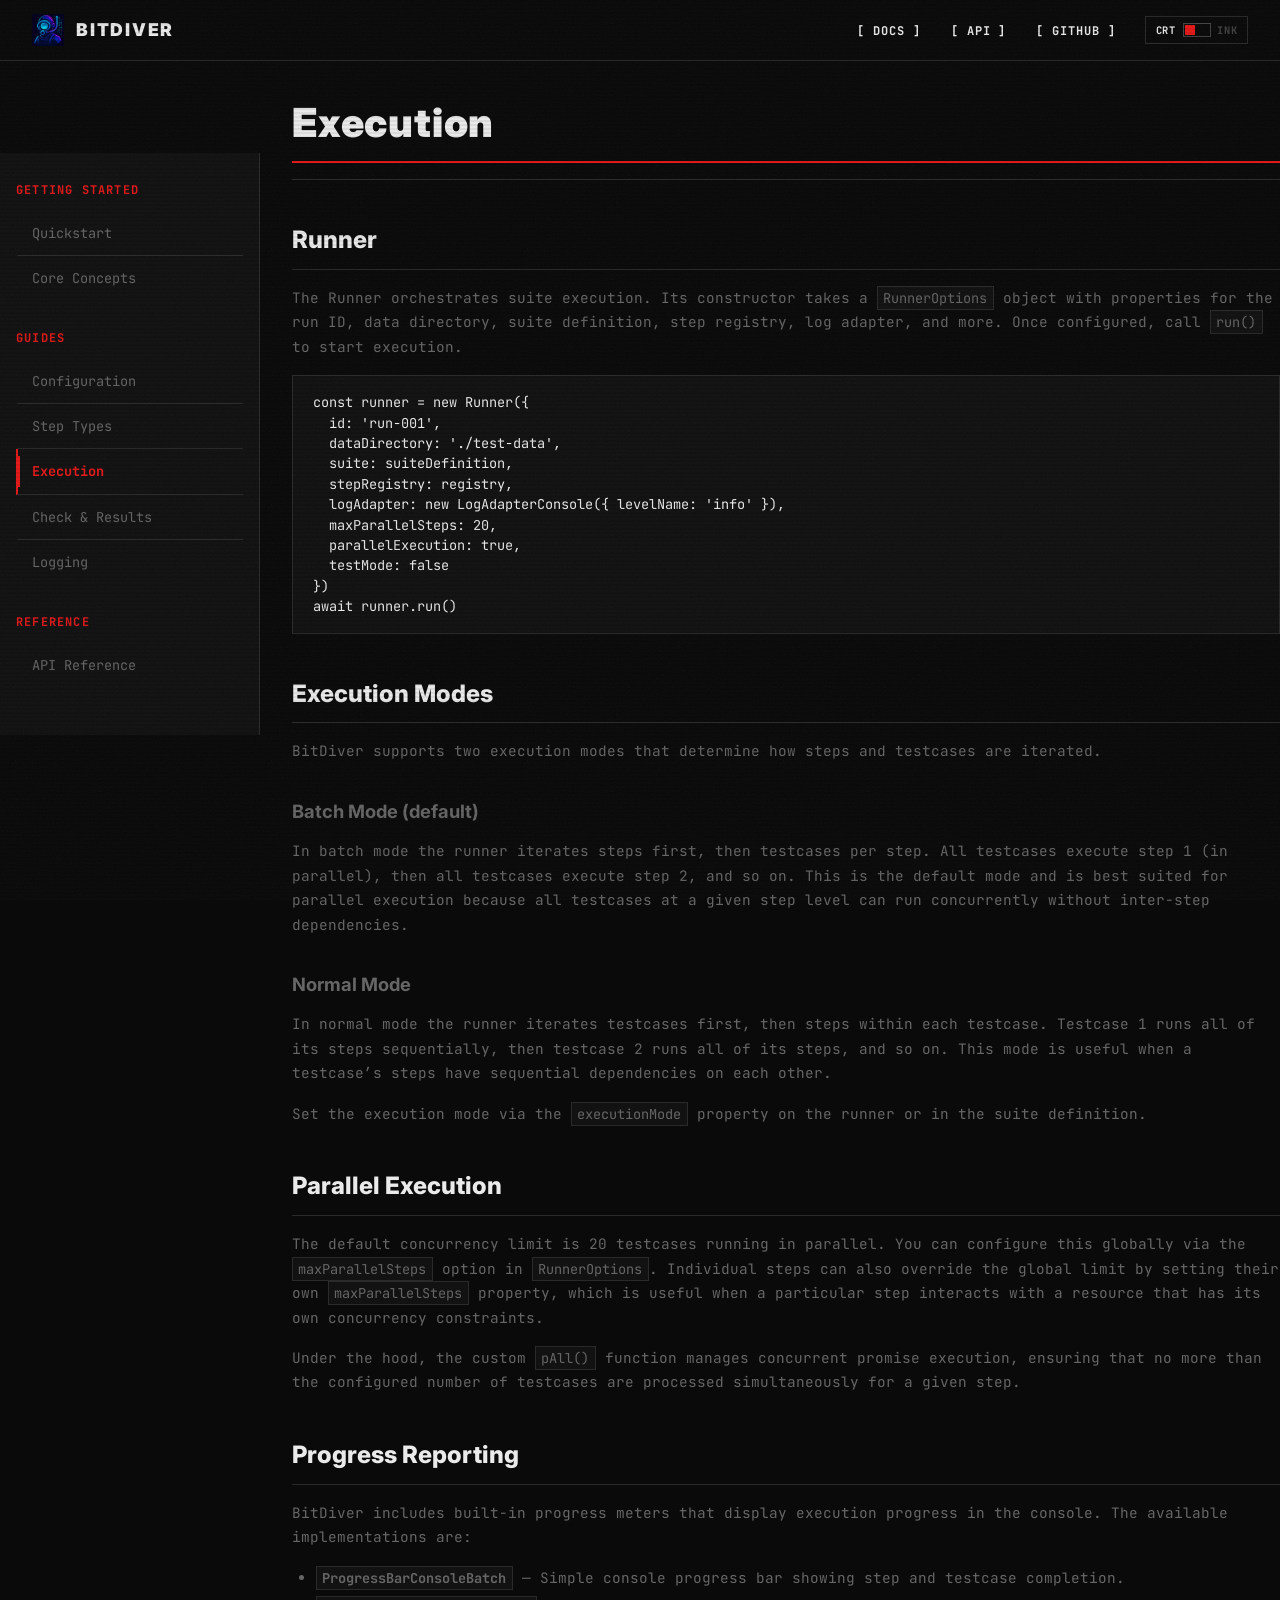
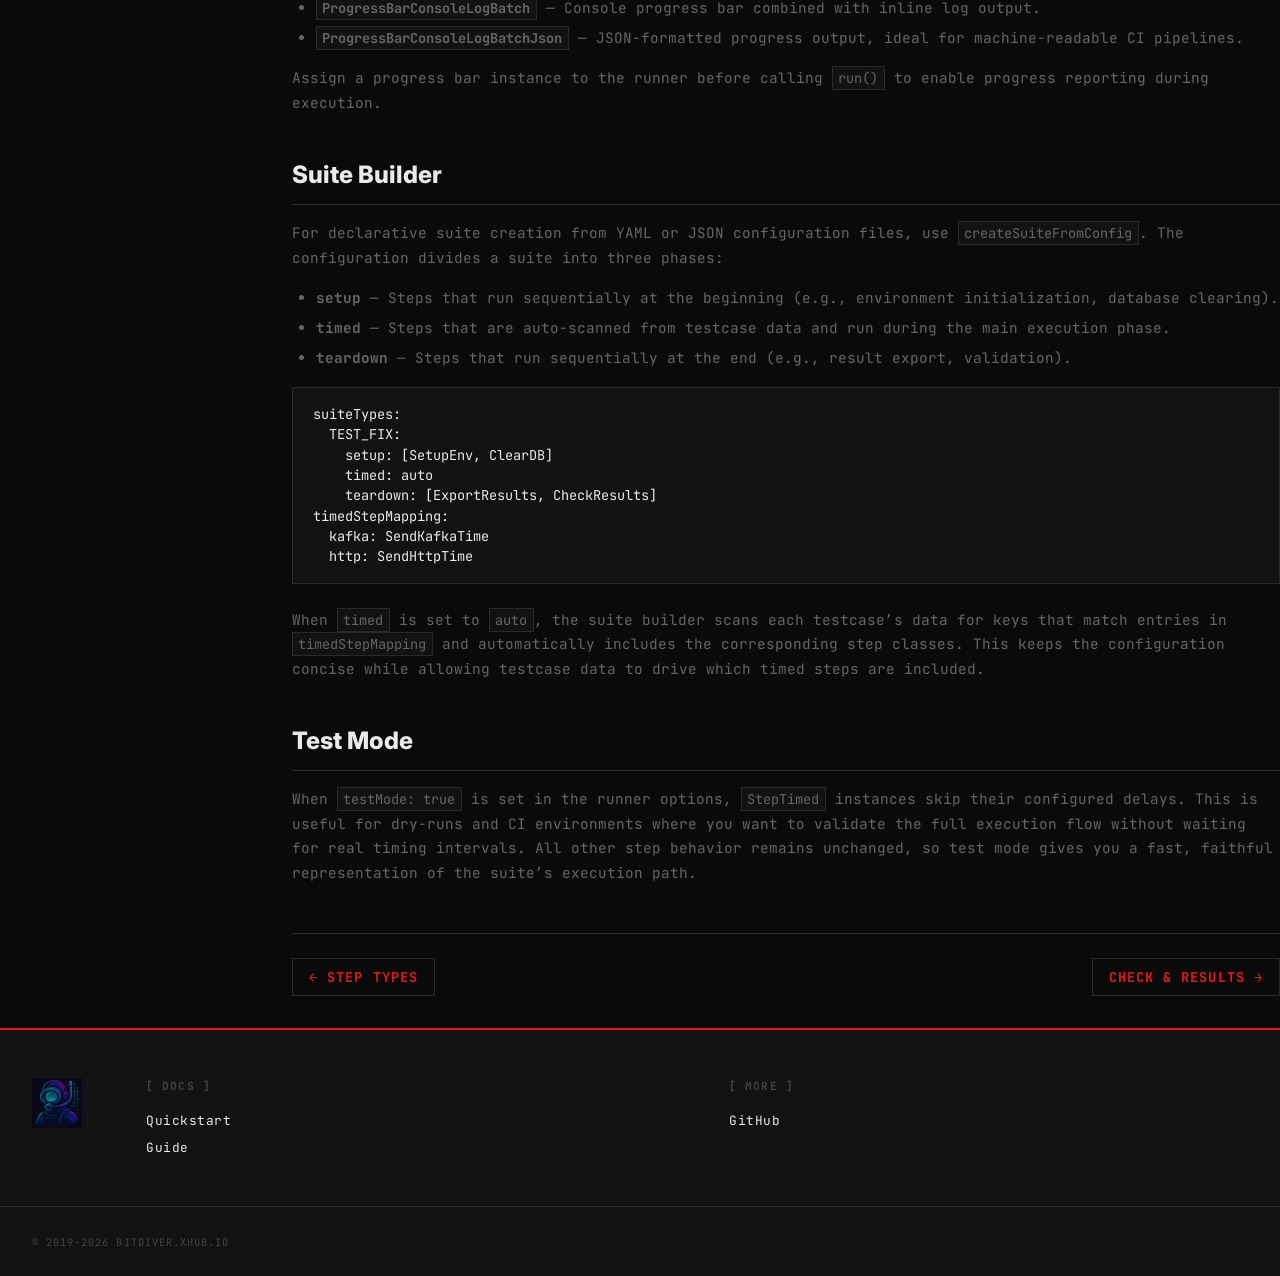
<file: docs/execution.html>
<!DOCTYPE html>
<html lang="en">
<head>
  <meta charset="utf-8" />
  <meta name="viewport" content="width=device-width, initial-scale=1.0" />
  <title>Execution · BitDiver</title>
  <meta name="description" content="Run BitDiver suites in batch mode (step-major, parallel) or normal mode (testcase-major, sequential), with progress hooks, log adapters, and testMode." />
  <link rel="shortcut icon" href="/img/favicon.png" />
  <link rel="preconnect" href="https://fonts.googleapis.com" />
  <link rel="preconnect" href="https://fonts.gstatic.com" crossorigin />
  <link href="https://fonts.googleapis.com/css2?family=Inter:wght@800;900&family=JetBrains+Mono:wght@400;700&display=swap" rel="stylesheet" />
  <link rel="stylesheet" href="/css/brutalist.css" />
  <link rel="stylesheet" href="/css/docs.css" />
  <link rel="canonical" href="https://bitdiver.xhub.io/docs/execution.html" />
  <script type="application/ld+json">
  {
    "@context": "https://schema.org",
    "@type": "BreadcrumbList",
    "itemListElement": [
      {"@type": "ListItem", "position": 1, "name": "BitDiver", "item": "https://bitdiver.xhub.io/"},
      {"@type": "ListItem", "position": 2, "name": "Docs", "item": "https://bitdiver.xhub.io/docs/quickstart.html"},
      {"@type": "ListItem", "position": 3, "name": "Execution"}
    ]
  }
  </script>
  <script type="application/ld+json">
  {
    "@context": "https://schema.org",
    "@type": "TechArticle",
    "headline": "Execution",
    "description": "Run BitDiver suites in batch mode (step-major, parallel) or normal mode (testcase-major, sequential), with progress hooks, log adapters, and testMode.",
    "datePublished": "2025-01-01",
    "dateModified": "2026-04-16",
    "author": {"@type": "Organization", "name": "xhub.io", "url": "https://xhub.io"},
    "publisher": {"@type": "Organization", "name": "BeeBack UG", "url": "https://xhub.io"},
    "inLanguage": "en",
    "isPartOf": {"@type": "WebSite", "name": "BitDiver", "url": "https://bitdiver.xhub.io"},
    "mainEntityOfPage": {"@type": "WebPage", "@id": "https://bitdiver.xhub.io/docs/execution.html"}
  }
  </script>
</head>
<body data-theme="tactical">
  <div class="crt-overlay" aria-hidden="true"></div>

  <header class="site-header">
    <div class="header-inner">
      <a href="/" class="site-logo">
        <img src="/img/logo.png" alt="BitDiver" width="40" height="40" />
        <span class="site-name">BitDiver</span>
      </a>
      <div class="header-right">
        <nav class="site-nav">
          <ul>
            <li><a href="/docs/quickstart.html">[ DOCS ]</a></li>
            <li><a href="/docs/api.html">[ API ]</a></li>
            <li><a href="https://github.com/xhubio/bitdiver-runner">[ GITHUB ]</a></li>
          </ul>
        </nav>
        <button class="theme-toggle" onclick="toggleTheme()" aria-label="Toggle theme">
          <span class="theme-toggle-label-dark">CRT</span>
          <span class="theme-toggle-track"><span class="theme-toggle-thumb"></span></span>
          <span class="theme-toggle-label-light">INK</span>
        </button>
      </div>
    </div>
  </header>

  <div class="docMainWrapper wrapper">
    <!-- SIDEBAR -->
    <div class="docsNavContainer" id="docsNav">
      <nav class="toc">
        <div class="toggleNav">
          <section class="navWrapper wrapper">
            <div class="navBreadcrumb">
              <button id="navToggler" onclick="document.querySelector('.navGroups').classList.toggle('docsSliderActive')">Menu</button>
              <samp>Documentation</samp>
            </div>
            <div class="navGroups">
              <div class="navGroup">
                <h3 class="navGroupCategoryTitle">Getting Started</h3>
                <ul>
                  <li class="navListItem"><a class="navItem" href="/docs/quickstart.html">Quickstart</a></li>
                  <li class="navListItem"><a class="navItem" href="/docs/concepts.html">Core Concepts</a></li>
                </ul>
              </div>
              <div class="navGroup">
                <h3 class="navGroupCategoryTitle">Guides</h3>
                <ul>
                  <li class="navListItem"><a class="navItem" href="/docs/configuration.html">Configuration</a></li>
                  <li class="navListItem"><a class="navItem" href="/docs/step-types.html">Step Types</a></li>
                  <li class="navListItem navListItemActive"><a class="navItem" href="/docs/execution.html">Execution</a></li>
                  <li class="navListItem"><a class="navItem" href="/docs/check.html">Check &amp; Results</a></li>
                  <li class="navListItem"><a class="navItem" href="/docs/logging.html">Logging</a></li>
                </ul>
              </div>
              <div class="navGroup">
                <h3 class="navGroupCategoryTitle">Reference</h3>
                <ul>
                  <li class="navListItem"><a class="navItem" href="/docs/api.html">API Reference</a></li>
                </ul>
              </div>
            </div>
          </section>
        </div>
      </nav>
    </div>

    <!-- CONTENT -->
    <div class="container mainContainer docsContainer">
      <div class="wrapper">
        <div class="post">
          <header class="postHeader">
            <h1 class="postHeaderTitle">Execution</h1>
          </header>
          <article>

            <h2>Runner</h2>
            <p>The Runner orchestrates suite execution. Its constructor takes a <code>RunnerOptions</code> object with properties for the run ID, data directory, suite definition, step registry, log adapter, and more. Once configured, call <code>run()</code> to start execution.</p>
            <pre><code class="language-typescript">const runner = new Runner({
  id: 'run-001',
  dataDirectory: './test-data',
  suite: suiteDefinition,
  stepRegistry: registry,
  logAdapter: new LogAdapterConsole({ levelName: 'info' }),
  maxParallelSteps: 20,
  parallelExecution: true,
  testMode: false
})
await runner.run()</code></pre>

            <h2>Execution Modes</h2>
            <p>BitDiver supports two execution modes that determine how steps and testcases are iterated.</p>

            <h3>Batch Mode (default)</h3>
            <p>In batch mode the runner iterates steps first, then testcases per step. All testcases execute step 1 (in parallel), then all testcases execute step 2, and so on. This is the default mode and is best suited for parallel execution because all testcases at a given step level can run concurrently without inter-step dependencies.</p>

            <h3>Normal Mode</h3>
            <p>In normal mode the runner iterates testcases first, then steps within each testcase. Testcase 1 runs all of its steps sequentially, then testcase 2 runs all of its steps, and so on. This mode is useful when a testcase&rsquo;s steps have sequential dependencies on each other.</p>

            <p>Set the execution mode via the <code>executionMode</code> property on the runner or in the suite definition.</p>

            <h2>Parallel Execution</h2>
            <p>The default concurrency limit is 20 testcases running in parallel. You can configure this globally via the <code>maxParallelSteps</code> option in <code>RunnerOptions</code>. Individual steps can also override the global limit by setting their own <code>maxParallelSteps</code> property, which is useful when a particular step interacts with a resource that has its own concurrency constraints.</p>
            <p>Under the hood, the custom <code>pAll()</code> function manages concurrent promise execution, ensuring that no more than the configured number of testcases are processed simultaneously for a given step.</p>

            <h2>Progress Reporting</h2>
            <p>BitDiver includes built-in progress meters that display execution progress in the console. The available implementations are:</p>
            <ul>
              <li><strong><code>ProgressBarConsoleBatch</code></strong> &mdash; Simple console progress bar showing step and testcase completion.</li>
              <li><strong><code>ProgressBarConsoleLogBatch</code></strong> &mdash; Console progress bar combined with inline log output.</li>
              <li><strong><code>ProgressBarConsoleLogBatchJson</code></strong> &mdash; JSON-formatted progress output, ideal for machine-readable CI pipelines.</li>
            </ul>
            <p>Assign a progress bar instance to the runner before calling <code>run()</code> to enable progress reporting during execution.</p>

            <h2>Suite Builder</h2>
            <p>For declarative suite creation from YAML or JSON configuration files, use <code>createSuiteFromConfig</code>. The configuration divides a suite into three phases:</p>
            <ul>
              <li><strong>setup</strong> &mdash; Steps that run sequentially at the beginning (e.g., environment initialization, database clearing).</li>
              <li><strong>timed</strong> &mdash; Steps that are auto-scanned from testcase data and run during the main execution phase.</li>
              <li><strong>teardown</strong> &mdash; Steps that run sequentially at the end (e.g., result export, validation).</li>
            </ul>
            <pre><code class="language-yaml">suiteTypes:
  TEST_FIX:
    setup: [SetupEnv, ClearDB]
    timed: auto
    teardown: [ExportResults, CheckResults]
timedStepMapping:
  kafka: SendKafkaTime
  http: SendHttpTime</code></pre>
            <p>When <code>timed</code> is set to <code>auto</code>, the suite builder scans each testcase&rsquo;s data for keys that match entries in <code>timedStepMapping</code> and automatically includes the corresponding step classes. This keeps the configuration concise while allowing testcase data to drive which timed steps are included.</p>

            <h2>Test Mode</h2>
            <p>When <code>testMode: true</code> is set in the runner options, <code>StepTimed</code> instances skip their configured delays. This is useful for dry-runs and CI environments where you want to validate the full execution flow without waiting for real timing intervals. All other step behavior remains unchanged, so test mode gives you a fast, faithful representation of the suite&rsquo;s execution path.</p>

          </article>
        </div>
        <div class="docs-prevnext">
          <a class="docs-prev" href="/docs/step-types.html">&larr; Step Types</a>
          <a class="docs-next" href="/docs/check.html">Check &amp; Results &rarr;</a>
        </div>
      </div>
    </div>
  </div>

  <footer class="site-footer">
    <div class="footer-inner">
      <div class="footer-logo">
        <a href="/"><img src="/img/logo.png" alt="BitDiver" width="50" height="50" /></a>
      </div>
      <div class="footer-col">
        <samp class="footer-heading">[ DOCS ]</samp>
        <a href="/docs/quickstart.html">Quickstart</a>
        <a href="/docs/concepts.html">Guide</a>
      </div>
      <div class="footer-col">
        <samp class="footer-heading">[ MORE ]</samp>
        <a href="https://github.com/xhubio/bitdiver-runner">GitHub</a>
      </div>
    </div>
    <div class="footer-copyright">
      <samp>&copy; 2019-2026 BITDIVER.XHUB.IO</samp>
    </div>
  </footer>

  <script src="/js/theme.js"></script>
</body>
</html>
</file>
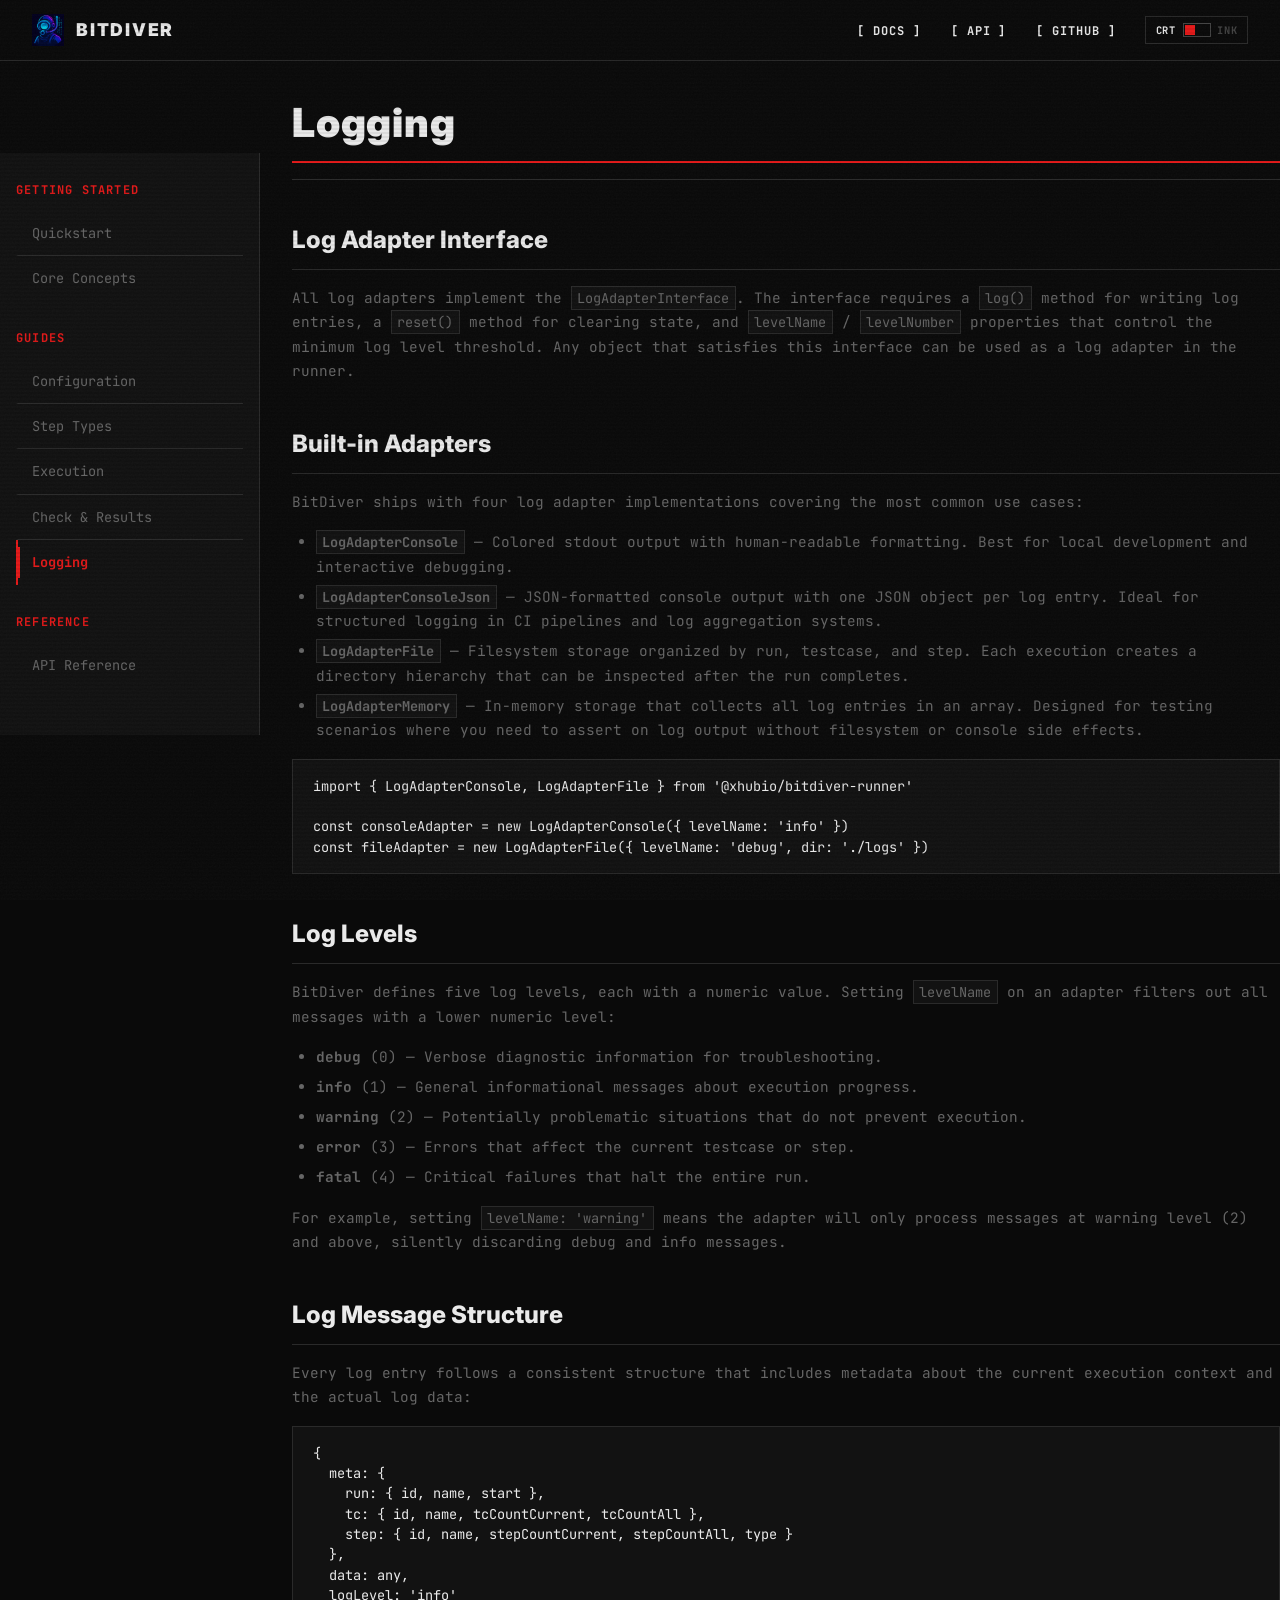
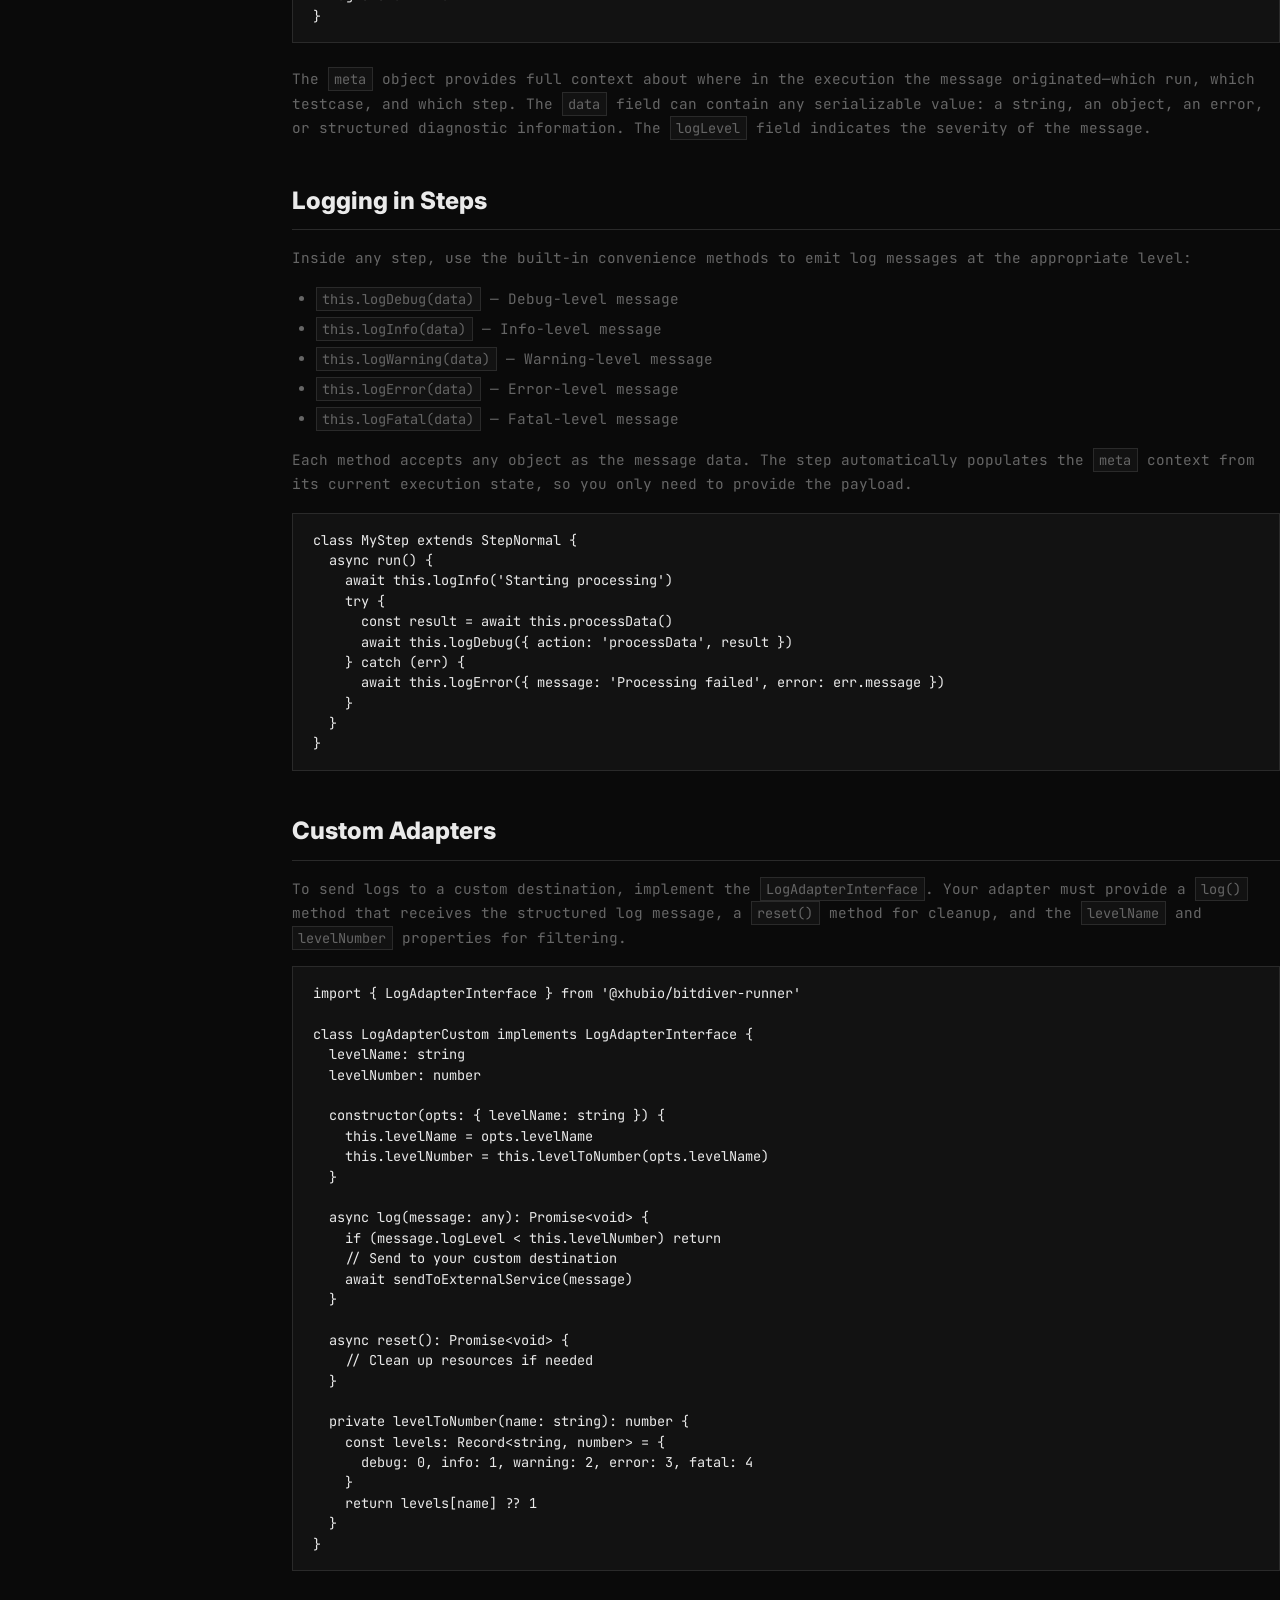
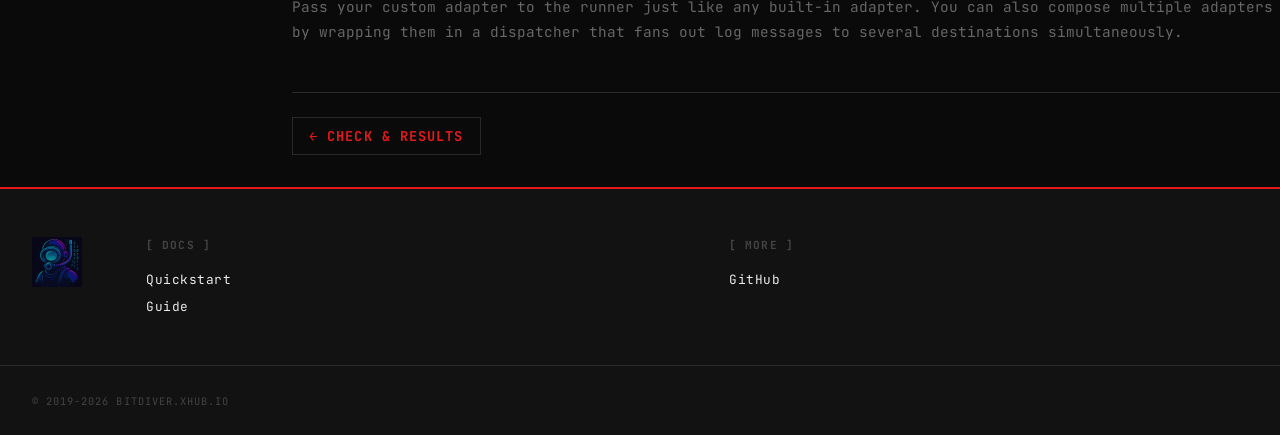
<file: docs/logging.html>
<!DOCTYPE html>
<html lang="en">
<head>
  <meta charset="utf-8" />
  <meta name="viewport" content="width=device-width, initial-scale=1.0" />
  <title>Logging · BitDiver</title>
  <meta name="description" content="Pluggable BitDiver logging: Console, ConsoleJson, File (per Run/Testcase/Step directories), and Memory adapters &mdash; every error tagged with source context." />
  <link rel="shortcut icon" href="/img/favicon.png" />
  <link rel="preconnect" href="https://fonts.googleapis.com" />
  <link rel="preconnect" href="https://fonts.gstatic.com" crossorigin />
  <link href="https://fonts.googleapis.com/css2?family=Inter:wght@800;900&family=JetBrains+Mono:wght@400;700&display=swap" rel="stylesheet" />
  <link rel="stylesheet" href="/css/brutalist.css" />
  <link rel="stylesheet" href="/css/docs.css" />
  <link rel="canonical" href="https://bitdiver.xhub.io/docs/logging.html" />
  <script type="application/ld+json">
  {
    "@context": "https://schema.org",
    "@type": "BreadcrumbList",
    "itemListElement": [
      {"@type": "ListItem", "position": 1, "name": "BitDiver", "item": "https://bitdiver.xhub.io/"},
      {"@type": "ListItem", "position": 2, "name": "Docs", "item": "https://bitdiver.xhub.io/docs/quickstart.html"},
      {"@type": "ListItem", "position": 3, "name": "Logging"}
    ]
  }
  </script>
  <script type="application/ld+json">
  {
    "@context": "https://schema.org",
    "@type": "TechArticle",
    "headline": "Logging",
    "description": "Pluggable BitDiver logging: Console, ConsoleJson, File (per Run/Testcase/Step directories), and Memory adapters — every error tagged with source context.",
    "datePublished": "2025-01-01",
    "dateModified": "2026-04-16",
    "author": {"@type": "Organization", "name": "xhub.io", "url": "https://xhub.io"},
    "publisher": {"@type": "Organization", "name": "BeeBack UG", "url": "https://xhub.io"},
    "inLanguage": "en",
    "isPartOf": {"@type": "WebSite", "name": "BitDiver", "url": "https://bitdiver.xhub.io"},
    "mainEntityOfPage": {"@type": "WebPage", "@id": "https://bitdiver.xhub.io/docs/logging.html"}
  }
  </script>
</head>
<body data-theme="tactical">
  <div class="crt-overlay" aria-hidden="true"></div>

  <header class="site-header">
    <div class="header-inner">
      <a href="/" class="site-logo">
        <img src="/img/logo.png" alt="BitDiver" width="40" height="40" />
        <span class="site-name">BitDiver</span>
      </a>
      <div class="header-right">
        <nav class="site-nav">
          <ul>
            <li><a href="/docs/quickstart.html">[ DOCS ]</a></li>
            <li><a href="/docs/api.html">[ API ]</a></li>
            <li><a href="https://github.com/xhubio/bitdiver-runner">[ GITHUB ]</a></li>
          </ul>
        </nav>
        <button class="theme-toggle" onclick="toggleTheme()" aria-label="Toggle theme">
          <span class="theme-toggle-label-dark">CRT</span>
          <span class="theme-toggle-track"><span class="theme-toggle-thumb"></span></span>
          <span class="theme-toggle-label-light">INK</span>
        </button>
      </div>
    </div>
  </header>

  <div class="docMainWrapper wrapper">
    <!-- SIDEBAR -->
    <div class="docsNavContainer" id="docsNav">
      <nav class="toc">
        <div class="toggleNav">
          <section class="navWrapper wrapper">
            <div class="navBreadcrumb">
              <button id="navToggler" onclick="document.querySelector('.navGroups').classList.toggle('docsSliderActive')">Menu</button>
              <samp>Documentation</samp>
            </div>
            <div class="navGroups">
              <div class="navGroup">
                <h3 class="navGroupCategoryTitle">Getting Started</h3>
                <ul>
                  <li class="navListItem"><a class="navItem" href="/docs/quickstart.html">Quickstart</a></li>
                  <li class="navListItem"><a class="navItem" href="/docs/concepts.html">Core Concepts</a></li>
                </ul>
              </div>
              <div class="navGroup">
                <h3 class="navGroupCategoryTitle">Guides</h3>
                <ul>
                  <li class="navListItem"><a class="navItem" href="/docs/configuration.html">Configuration</a></li>
                  <li class="navListItem"><a class="navItem" href="/docs/step-types.html">Step Types</a></li>
                  <li class="navListItem"><a class="navItem" href="/docs/execution.html">Execution</a></li>
                  <li class="navListItem"><a class="navItem" href="/docs/check.html">Check &amp; Results</a></li>
                  <li class="navListItem navListItemActive"><a class="navItem" href="/docs/logging.html">Logging</a></li>
                </ul>
              </div>
              <div class="navGroup">
                <h3 class="navGroupCategoryTitle">Reference</h3>
                <ul>
                  <li class="navListItem"><a class="navItem" href="/docs/api.html">API Reference</a></li>
                </ul>
              </div>
            </div>
          </section>
        </div>
      </nav>
    </div>

    <!-- CONTENT -->
    <div class="container mainContainer docsContainer">
      <div class="wrapper">
        <div class="post">
          <header class="postHeader">
            <h1 class="postHeaderTitle">Logging</h1>
          </header>
          <article>

            <h2>Log Adapter Interface</h2>
            <p>All log adapters implement the <code>LogAdapterInterface</code>. The interface requires a <code>log()</code> method for writing log entries, a <code>reset()</code> method for clearing state, and <code>levelName</code> / <code>levelNumber</code> properties that control the minimum log level threshold. Any object that satisfies this interface can be used as a log adapter in the runner.</p>

            <h2>Built-in Adapters</h2>
            <p>BitDiver ships with four log adapter implementations covering the most common use cases:</p>
            <ul>
              <li><strong><code>LogAdapterConsole</code></strong> &mdash; Colored stdout output with human-readable formatting. Best for local development and interactive debugging.</li>
              <li><strong><code>LogAdapterConsoleJson</code></strong> &mdash; JSON-formatted console output with one JSON object per log entry. Ideal for structured logging in CI pipelines and log aggregation systems.</li>
              <li><strong><code>LogAdapterFile</code></strong> &mdash; Filesystem storage organized by run, testcase, and step. Each execution creates a directory hierarchy that can be inspected after the run completes.</li>
              <li><strong><code>LogAdapterMemory</code></strong> &mdash; In-memory storage that collects all log entries in an array. Designed for testing scenarios where you need to assert on log output without filesystem or console side effects.</li>
            </ul>
            <pre><code class="language-typescript">import { LogAdapterConsole, LogAdapterFile } from '@xhubio/bitdiver-runner'

const consoleAdapter = new LogAdapterConsole({ levelName: 'info' })
const fileAdapter = new LogAdapterFile({ levelName: 'debug', dir: './logs' })</code></pre>

            <h2>Log Levels</h2>
            <p>BitDiver defines five log levels, each with a numeric value. Setting <code>levelName</code> on an adapter filters out all messages with a lower numeric level:</p>
            <ul>
              <li><strong>debug</strong> (0) &mdash; Verbose diagnostic information for troubleshooting.</li>
              <li><strong>info</strong> (1) &mdash; General informational messages about execution progress.</li>
              <li><strong>warning</strong> (2) &mdash; Potentially problematic situations that do not prevent execution.</li>
              <li><strong>error</strong> (3) &mdash; Errors that affect the current testcase or step.</li>
              <li><strong>fatal</strong> (4) &mdash; Critical failures that halt the entire run.</li>
            </ul>
            <p>For example, setting <code>levelName: 'warning'</code> means the adapter will only process messages at warning level (2) and above, silently discarding debug and info messages.</p>

            <h2>Log Message Structure</h2>
            <p>Every log entry follows a consistent structure that includes metadata about the current execution context and the actual log data:</p>
            <pre><code class="language-typescript">{
  meta: {
    run: { id, name, start },
    tc: { id, name, tcCountCurrent, tcCountAll },
    step: { id, name, stepCountCurrent, stepCountAll, type }
  },
  data: any,
  logLevel: 'info'
}</code></pre>
            <p>The <code>meta</code> object provides full context about where in the execution the message originated&mdash;which run, which testcase, and which step. The <code>data</code> field can contain any serializable value: a string, an object, an error, or structured diagnostic information. The <code>logLevel</code> field indicates the severity of the message.</p>

            <h2>Logging in Steps</h2>
            <p>Inside any step, use the built-in convenience methods to emit log messages at the appropriate level:</p>
            <ul>
              <li><code>this.logDebug(data)</code> &mdash; Debug-level message</li>
              <li><code>this.logInfo(data)</code> &mdash; Info-level message</li>
              <li><code>this.logWarning(data)</code> &mdash; Warning-level message</li>
              <li><code>this.logError(data)</code> &mdash; Error-level message</li>
              <li><code>this.logFatal(data)</code> &mdash; Fatal-level message</li>
            </ul>
            <p>Each method accepts any object as the message data. The step automatically populates the <code>meta</code> context from its current execution state, so you only need to provide the payload.</p>
            <pre><code class="language-typescript">class MyStep extends StepNormal {
  async run() {
    await this.logInfo('Starting processing')
    try {
      const result = await this.processData()
      await this.logDebug({ action: 'processData', result })
    } catch (err) {
      await this.logError({ message: 'Processing failed', error: err.message })
    }
  }
}</code></pre>

            <h2>Custom Adapters</h2>
            <p>To send logs to a custom destination, implement the <code>LogAdapterInterface</code>. Your adapter must provide a <code>log()</code> method that receives the structured log message, a <code>reset()</code> method for cleanup, and the <code>levelName</code> and <code>levelNumber</code> properties for filtering.</p>
            <pre><code class="language-typescript">import { LogAdapterInterface } from '@xhubio/bitdiver-runner'

class LogAdapterCustom implements LogAdapterInterface {
  levelName: string
  levelNumber: number

  constructor(opts: { levelName: string }) {
    this.levelName = opts.levelName
    this.levelNumber = this.levelToNumber(opts.levelName)
  }

  async log(message: any): Promise&lt;void&gt; {
    if (message.logLevel &lt; this.levelNumber) return
    // Send to your custom destination
    await sendToExternalService(message)
  }

  async reset(): Promise&lt;void&gt; {
    // Clean up resources if needed
  }

  private levelToNumber(name: string): number {
    const levels: Record&lt;string, number&gt; = {
      debug: 0, info: 1, warning: 2, error: 3, fatal: 4
    }
    return levels[name] ?? 1
  }
}</code></pre>
            <p>Pass your custom adapter to the runner just like any built-in adapter. You can also compose multiple adapters by wrapping them in a dispatcher that fans out log messages to several destinations simultaneously.</p>

          </article>
        </div>
        <div class="docs-prevnext">
          <a class="docs-prev" href="/docs/check.html">&larr; Check &amp; Results</a>
          <span></span>
        </div>
      </div>
    </div>
  </div>

  <footer class="site-footer">
    <div class="footer-inner">
      <div class="footer-logo">
        <a href="/"><img src="/img/logo.png" alt="BitDiver" width="50" height="50" /></a>
      </div>
      <div class="footer-col">
        <samp class="footer-heading">[ DOCS ]</samp>
        <a href="/docs/quickstart.html">Quickstart</a>
        <a href="/docs/concepts.html">Guide</a>
      </div>
      <div class="footer-col">
        <samp class="footer-heading">[ MORE ]</samp>
        <a href="https://github.com/xhubio/bitdiver-runner">GitHub</a>
      </div>
    </div>
    <div class="footer-copyright">
      <samp>&copy; 2019-2026 BITDIVER.XHUB.IO</samp>
    </div>
  </footer>

  <script src="/js/theme.js"></script>
</body>
</html>
</file>
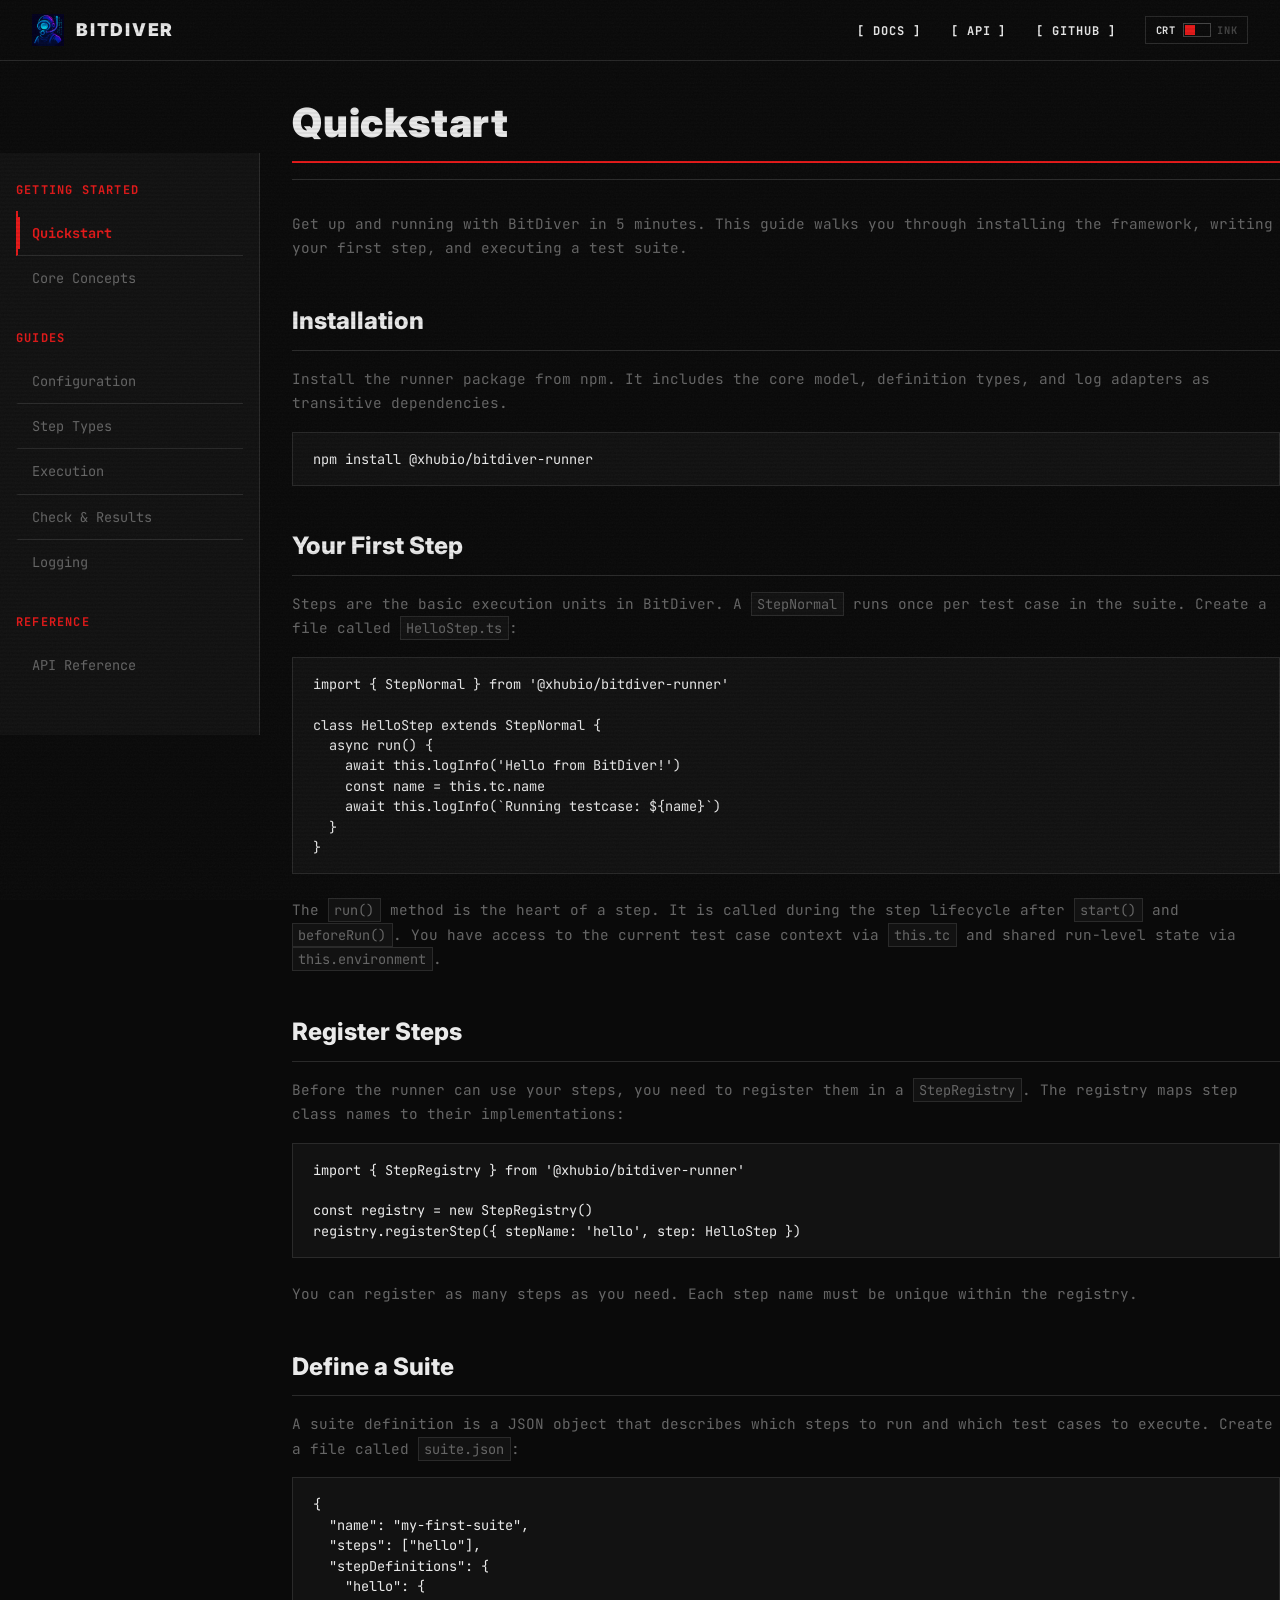
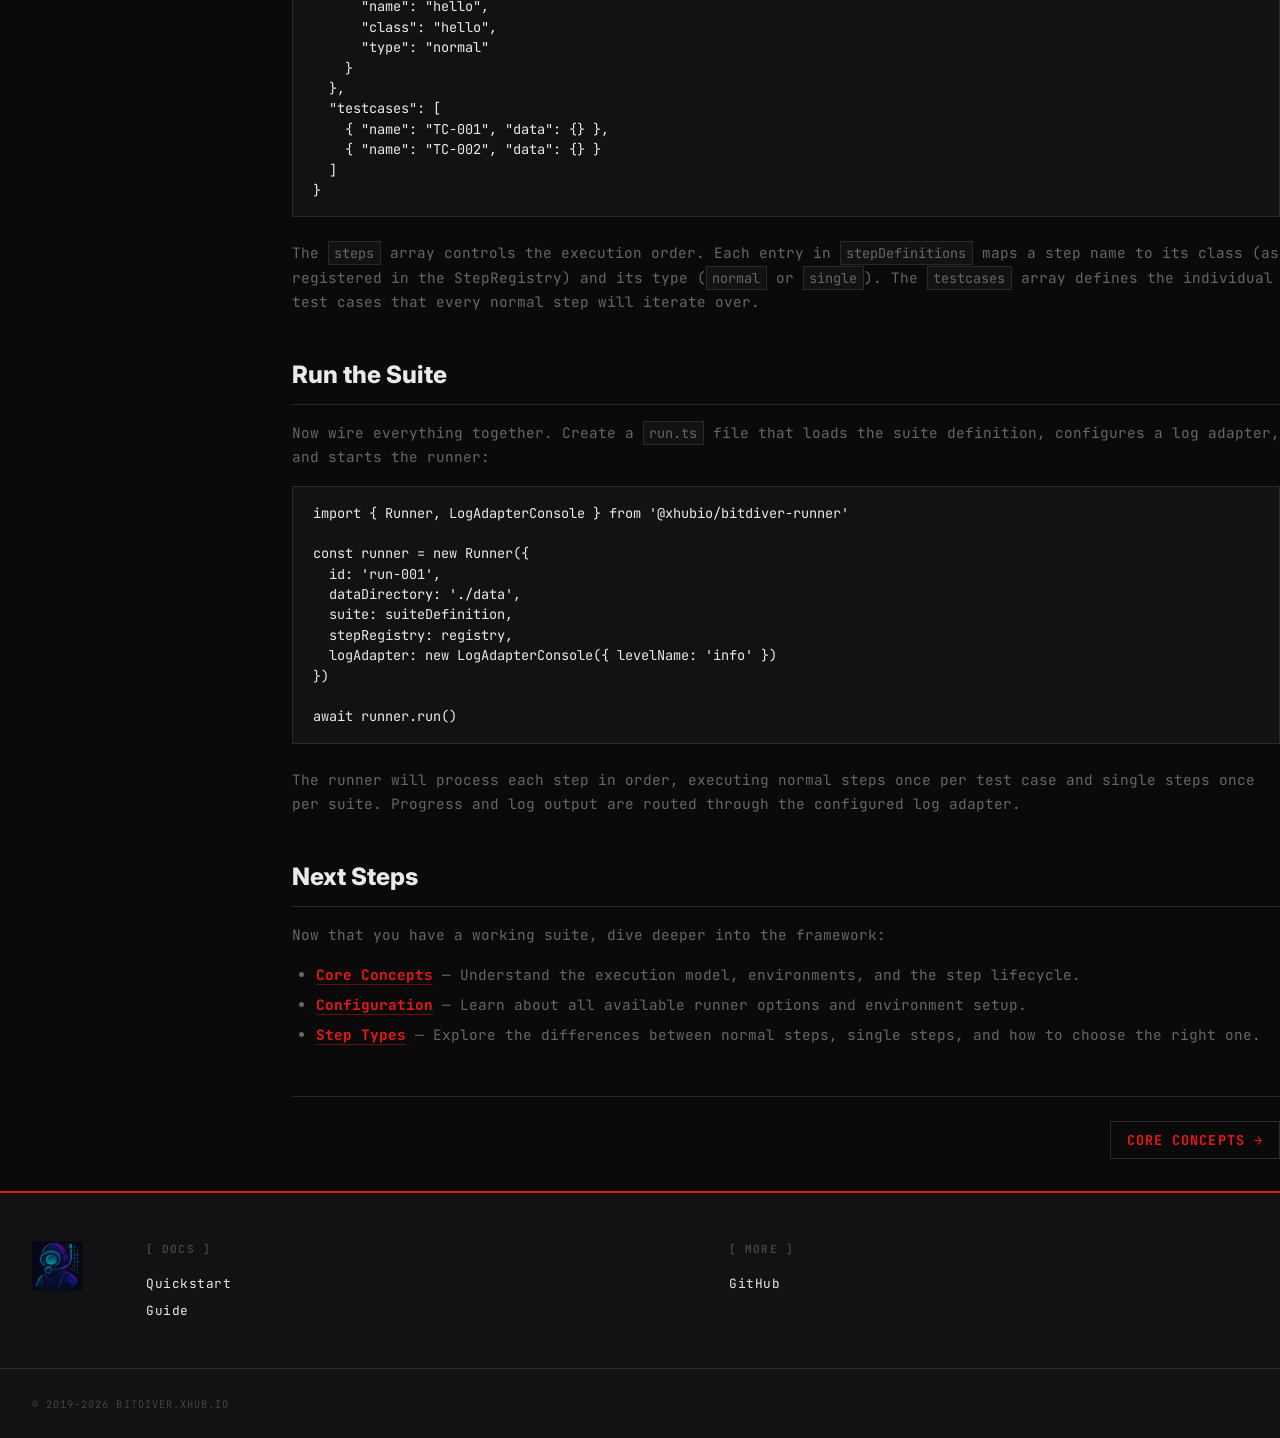
<file: docs/quickstart.html>
<!DOCTYPE html>
<html lang="en">
<head>
  <meta charset="utf-8" />
  <meta name="viewport" content="width=device-width, initial-scale=1.0" />
  <title>Quickstart · BitDiver</title>
  <meta name="description" content="Install @xhubio/bitdiver-runner, write a StepNormal class, register it in the StepRegistry, and run your first BitDiver suite against YAML testdata in 5 minutes." />
  <link rel="shortcut icon" href="/img/favicon.png" />
  <link rel="preconnect" href="https://fonts.googleapis.com" />
  <link rel="preconnect" href="https://fonts.gstatic.com" crossorigin />
  <link href="https://fonts.googleapis.com/css2?family=Inter:wght@800;900&family=JetBrains+Mono:wght@400;700&display=swap" rel="stylesheet" />
  <link rel="stylesheet" href="/css/brutalist.css" />
  <link rel="stylesheet" href="/css/docs.css" />
  <link rel="canonical" href="https://bitdiver.xhub.io/docs/quickstart.html" />
  <script type="application/ld+json">
  {
    "@context": "https://schema.org",
    "@type": "BreadcrumbList",
    "itemListElement": [
      {"@type": "ListItem", "position": 1, "name": "BitDiver", "item": "https://bitdiver.xhub.io/"},
      {"@type": "ListItem", "position": 2, "name": "Docs", "item": "https://bitdiver.xhub.io/docs/quickstart.html"},
      {"@type": "ListItem", "position": 3, "name": "Quickstart"}
    ]
  }
  </script>
  <script type="application/ld+json">
  {
    "@context": "https://schema.org",
    "@type": "TechArticle",
    "headline": "Quickstart",
    "description": "Install @xhubio/bitdiver-runner, write a StepNormal class, register it in the StepRegistry, and run your first BitDiver suite against YAML testdata in 5 minutes.",
    "datePublished": "2025-01-01",
    "dateModified": "2026-04-16",
    "author": {"@type": "Organization", "name": "xhub.io", "url": "https://xhub.io"},
    "publisher": {"@type": "Organization", "name": "BeeBack UG", "url": "https://xhub.io"},
    "inLanguage": "en",
    "isPartOf": {"@type": "WebSite", "name": "BitDiver", "url": "https://bitdiver.xhub.io"},
    "mainEntityOfPage": {"@type": "WebPage", "@id": "https://bitdiver.xhub.io/docs/quickstart.html"}
  }
  </script>
</head>
<body data-theme="tactical">
  <div class="crt-overlay" aria-hidden="true"></div>

  <header class="site-header">
    <div class="header-inner">
      <a href="/" class="site-logo">
        <img src="/img/logo.png" alt="BitDiver" width="40" height="40" />
        <span class="site-name">BitDiver</span>
      </a>
      <div class="header-right">
        <nav class="site-nav">
          <ul>
            <li><a href="/docs/quickstart.html">[ DOCS ]</a></li>
            <li><a href="/docs/api.html">[ API ]</a></li>
            <li><a href="https://github.com/xhubio/bitdiver-runner">[ GITHUB ]</a></li>
          </ul>
        </nav>
        <button class="theme-toggle" onclick="toggleTheme()" aria-label="Toggle theme">
          <span class="theme-toggle-label-dark">CRT</span>
          <span class="theme-toggle-track"><span class="theme-toggle-thumb"></span></span>
          <span class="theme-toggle-label-light">INK</span>
        </button>
      </div>
    </div>
  </header>

  <div class="docMainWrapper wrapper">
    <!-- SIDEBAR -->
    <div class="docsNavContainer" id="docsNav">
      <nav class="toc">
        <div class="toggleNav">
          <section class="navWrapper wrapper">
            <div class="navBreadcrumb">
              <button id="navToggler" onclick="document.querySelector('.navGroups').classList.toggle('docsSliderActive')">Menu</button>
              <samp>Documentation</samp>
            </div>
            <div class="navGroups">
              <div class="navGroup">
                <h3 class="navGroupCategoryTitle">Getting Started</h3>
                <ul>
                  <li class="navListItem navListItemActive"><a class="navItem" href="/docs/quickstart.html">Quickstart</a></li>
                  <li class="navListItem"><a class="navItem" href="/docs/concepts.html">Core Concepts</a></li>
                </ul>
              </div>
              <div class="navGroup">
                <h3 class="navGroupCategoryTitle">Guides</h3>
                <ul>
                  <li class="navListItem"><a class="navItem" href="/docs/configuration.html">Configuration</a></li>
                  <li class="navListItem"><a class="navItem" href="/docs/step-types.html">Step Types</a></li>
                  <li class="navListItem"><a class="navItem" href="/docs/execution.html">Execution</a></li>
                  <li class="navListItem"><a class="navItem" href="/docs/check.html">Check &amp; Results</a></li>
                  <li class="navListItem"><a class="navItem" href="/docs/logging.html">Logging</a></li>
                </ul>
              </div>
              <div class="navGroup">
                <h3 class="navGroupCategoryTitle">Reference</h3>
                <ul>
                  <li class="navListItem"><a class="navItem" href="/docs/api.html">API Reference</a></li>
                </ul>
              </div>
            </div>
          </section>
        </div>
      </nav>
    </div>

    <!-- CONTENT -->
    <div class="container mainContainer docsContainer">
      <div class="wrapper">
        <div class="post">
          <header class="postHeader">
            <h1 class="postHeaderTitle">Quickstart</h1>
          </header>
          <article>

            <p>Get up and running with BitDiver in 5 minutes. This guide walks you through installing the framework, writing your first step, and executing a test suite.</p>

            <h2>Installation</h2>
            <p>Install the runner package from npm. It includes the core model, definition types, and log adapters as transitive dependencies.</p>
            <pre><code class="language-bash">npm install @xhubio/bitdiver-runner</code></pre>

            <h2>Your First Step</h2>
            <p>Steps are the basic execution units in BitDiver. A <code>StepNormal</code> runs once per test case in the suite. Create a file called <code>HelloStep.ts</code>:</p>
            <pre><code class="language-typescript">import { StepNormal } from '@xhubio/bitdiver-runner'

class HelloStep extends StepNormal {
  async run() {
    await this.logInfo('Hello from BitDiver!')
    const name = this.tc.name
    await this.logInfo(`Running testcase: ${name}`)
  }
}</code></pre>
            <p>The <code>run()</code> method is the heart of a step. It is called during the step lifecycle after <code>start()</code> and <code>beforeRun()</code>. You have access to the current test case context via <code>this.tc</code> and shared run-level state via <code>this.environment</code>.</p>

            <h2>Register Steps</h2>
            <p>Before the runner can use your steps, you need to register them in a <code>StepRegistry</code>. The registry maps step class names to their implementations:</p>
            <pre><code class="language-typescript">import { StepRegistry } from '@xhubio/bitdiver-runner'

const registry = new StepRegistry()
registry.registerStep({ stepName: 'hello', step: HelloStep })</code></pre>
            <p>You can register as many steps as you need. Each step name must be unique within the registry.</p>

            <h2>Define a Suite</h2>
            <p>A suite definition is a JSON object that describes which steps to run and which test cases to execute. Create a file called <code>suite.json</code>:</p>
            <pre><code class="language-json">{
  "name": "my-first-suite",
  "steps": ["hello"],
  "stepDefinitions": {
    "hello": {
      "name": "hello",
      "class": "hello",
      "type": "normal"
    }
  },
  "testcases": [
    { "name": "TC-001", "data": {} },
    { "name": "TC-002", "data": {} }
  ]
}</code></pre>
            <p>The <code>steps</code> array controls the execution order. Each entry in <code>stepDefinitions</code> maps a step name to its class (as registered in the StepRegistry) and its type (<code>normal</code> or <code>single</code>). The <code>testcases</code> array defines the individual test cases that every normal step will iterate over.</p>

            <h2>Run the Suite</h2>
            <p>Now wire everything together. Create a <code>run.ts</code> file that loads the suite definition, configures a log adapter, and starts the runner:</p>
            <pre><code class="language-typescript">import { Runner, LogAdapterConsole } from '@xhubio/bitdiver-runner'

const runner = new Runner({
  id: 'run-001',
  dataDirectory: './data',
  suite: suiteDefinition,
  stepRegistry: registry,
  logAdapter: new LogAdapterConsole({ levelName: 'info' })
})

await runner.run()</code></pre>
            <p>The runner will process each step in order, executing normal steps once per test case and single steps once per suite. Progress and log output are routed through the configured log adapter.</p>

            <h2>Next Steps</h2>
            <p>Now that you have a working suite, dive deeper into the framework:</p>
            <ul>
              <li><a href="/docs/concepts.html"><strong>Core Concepts</strong></a> &mdash; Understand the execution model, environments, and the step lifecycle.</li>
              <li><a href="/docs/configuration.html"><strong>Configuration</strong></a> &mdash; Learn about all available runner options and environment setup.</li>
              <li><a href="/docs/step-types.html"><strong>Step Types</strong></a> &mdash; Explore the differences between normal steps, single steps, and how to choose the right one.</li>
            </ul>

          </article>
        </div>
        <div class="docs-prevnext">
          <span></span>
          <a class="docs-next" href="/docs/concepts.html">Core Concepts &rarr;</a>
        </div>
      </div>
    </div>
  </div>

  <footer class="site-footer">
    <div class="footer-inner">
      <div class="footer-logo">
        <a href="/"><img src="/img/logo.png" alt="BitDiver" width="50" height="50" /></a>
      </div>
      <div class="footer-col">
        <samp class="footer-heading">[ DOCS ]</samp>
        <a href="/docs/quickstart.html">Quickstart</a>
        <a href="/docs/concepts.html">Guide</a>
      </div>
      <div class="footer-col">
        <samp class="footer-heading">[ MORE ]</samp>
        <a href="https://github.com/xhubio/bitdiver-runner">GitHub</a>
      </div>
    </div>
    <div class="footer-copyright">
      <samp>&copy; 2019-2026 BITDIVER.XHUB.IO</samp>
    </div>
  </footer>

  <script src="/js/theme.js"></script>
</body>
</html>
</file>
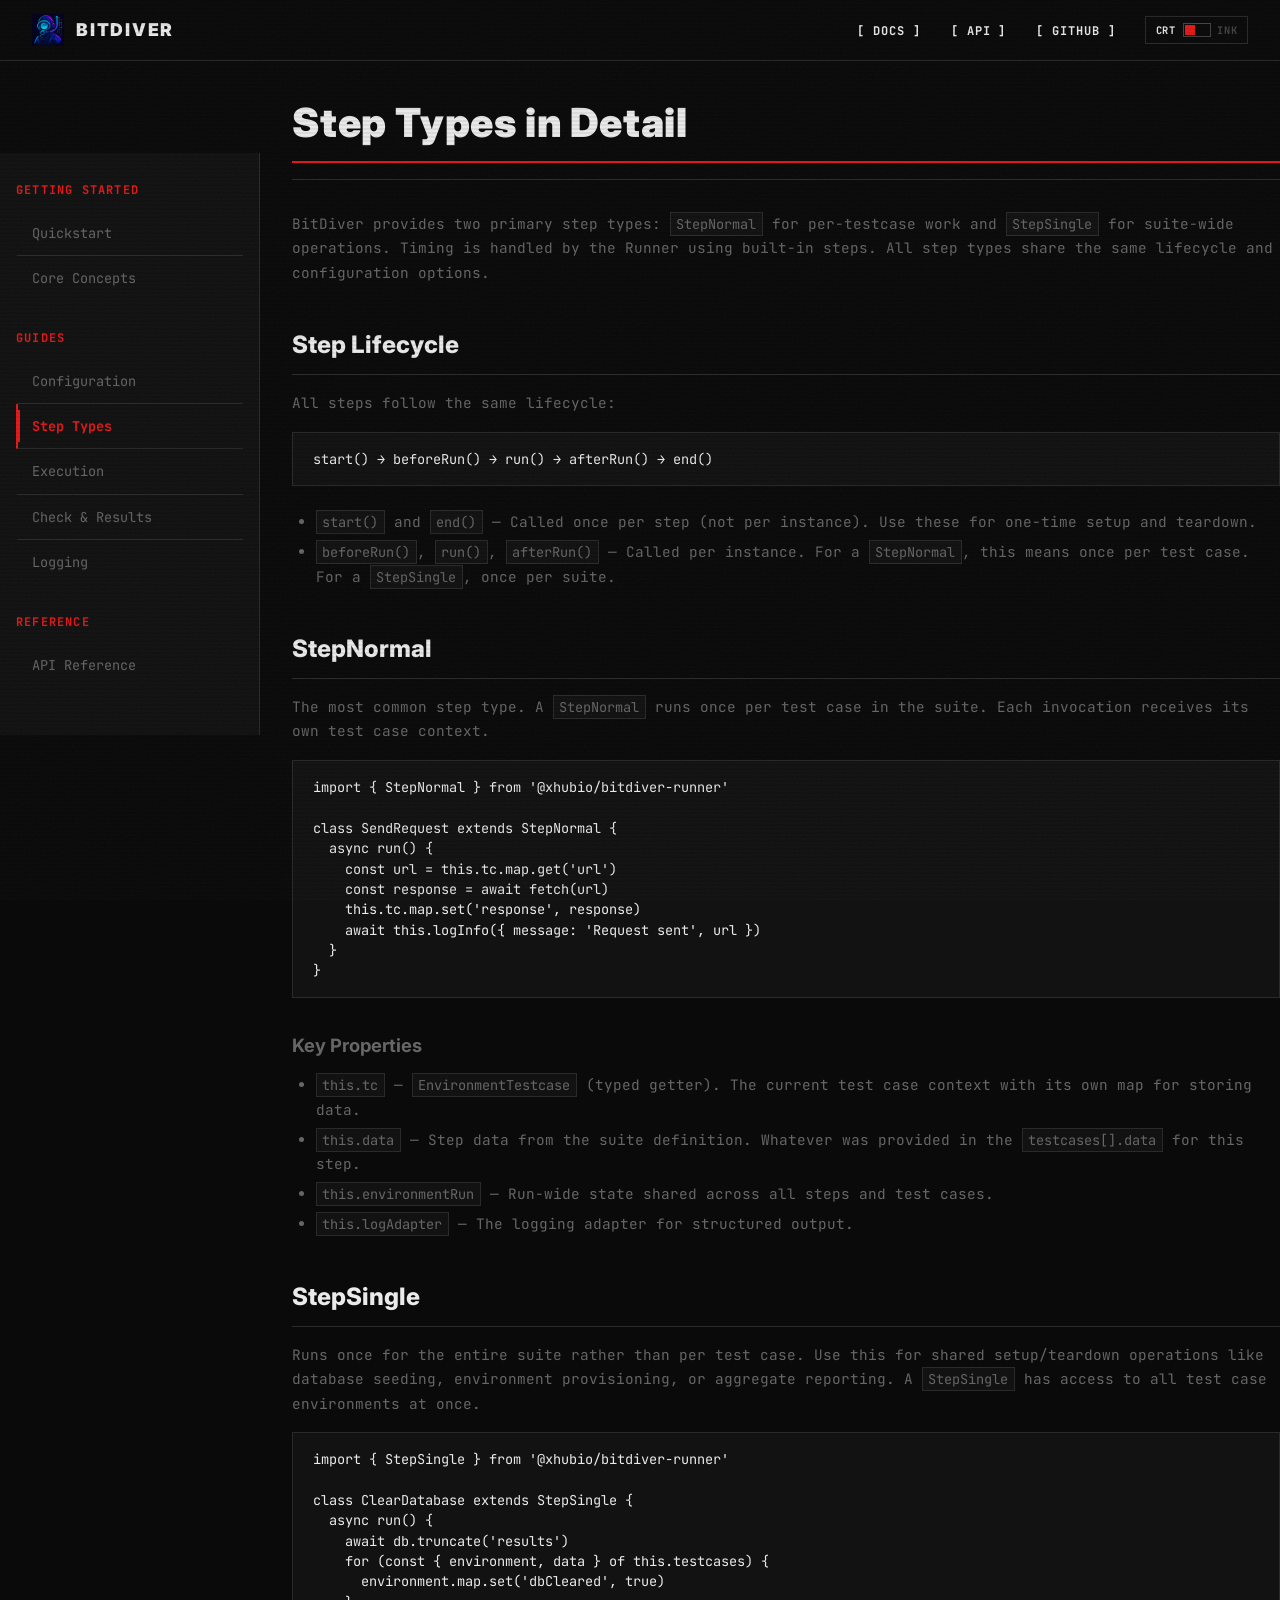
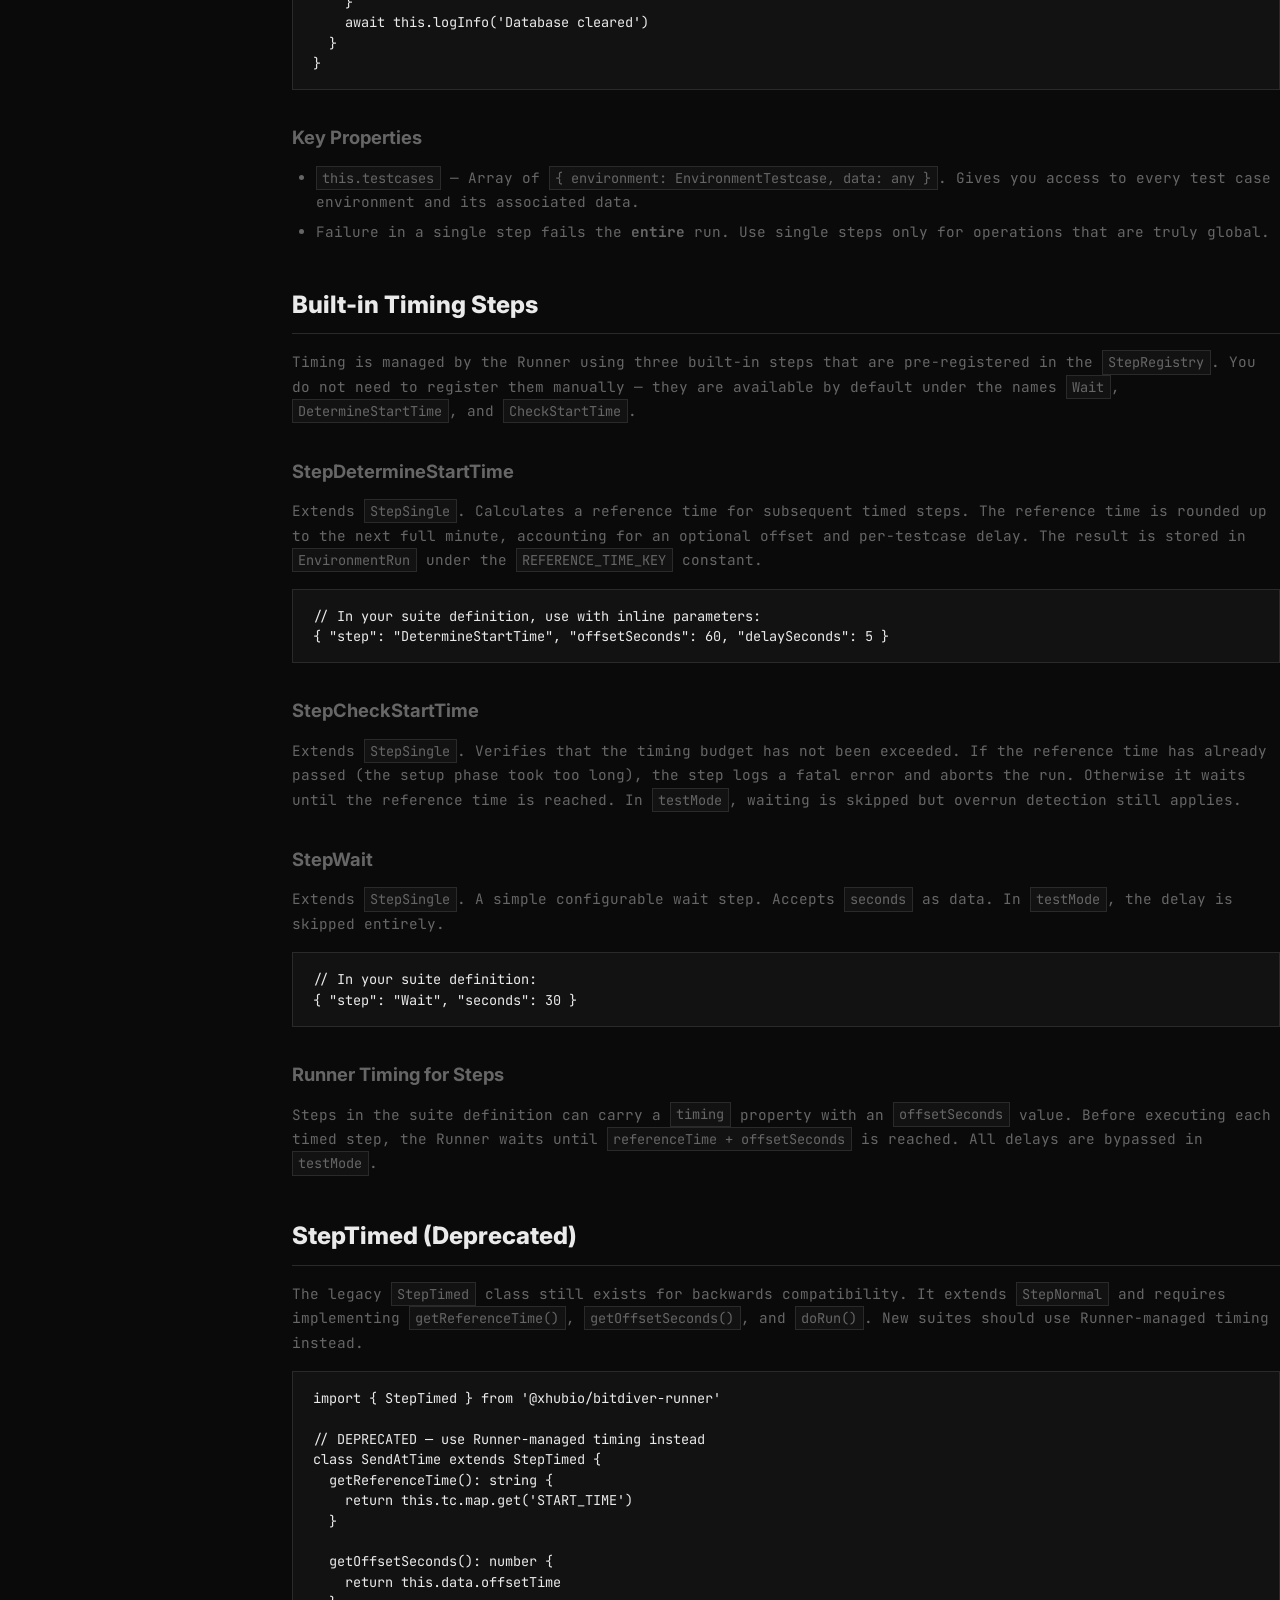
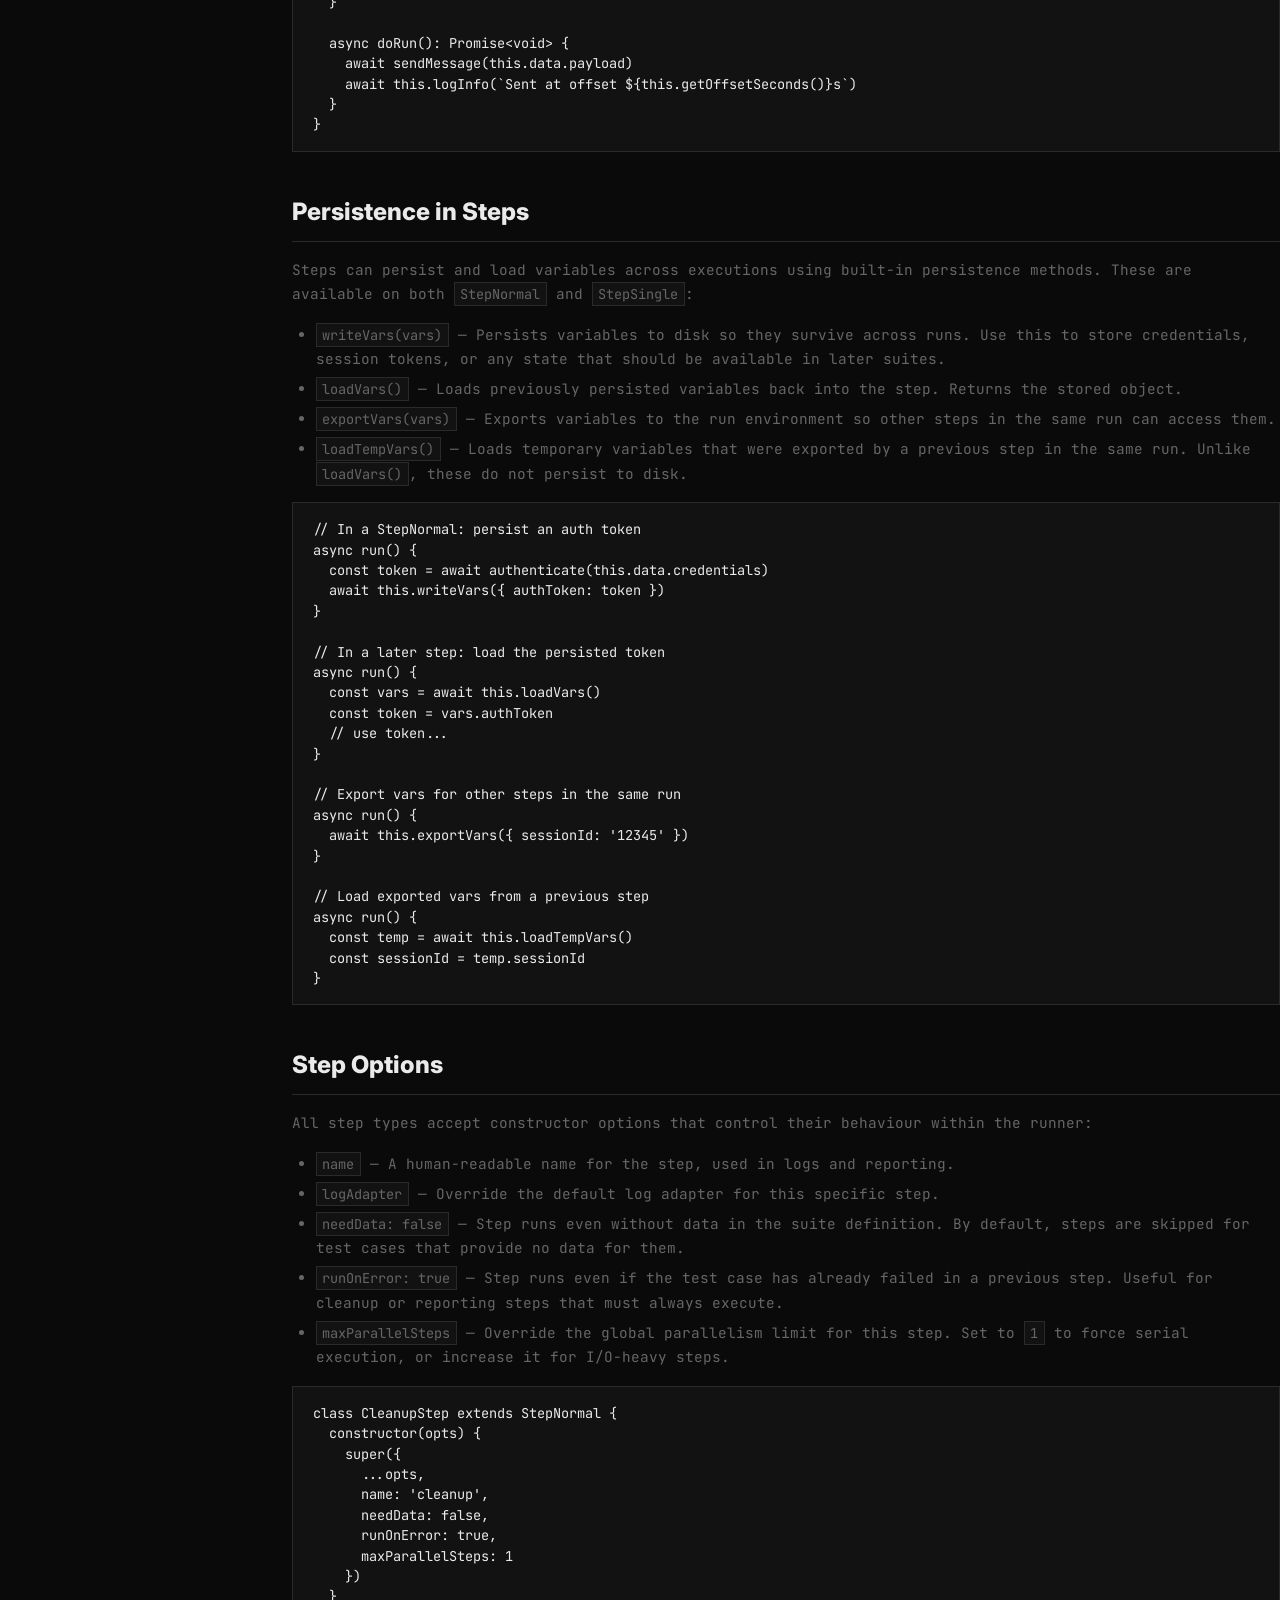
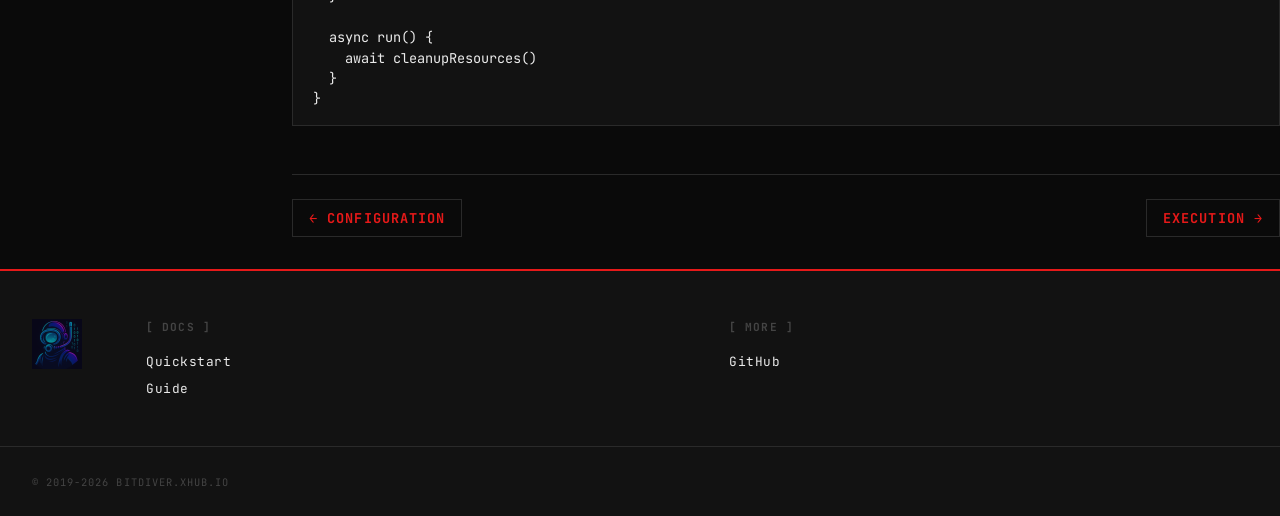
<file: docs/step-types.html>
<!DOCTYPE html>
<html lang="en">
<head>
  <meta charset="utf-8" />
  <meta name="viewport" content="width=device-width, initial-scale=1.0" />
  <title>Step Types · BitDiver</title>
  <meta name="description" content="Pick StepNormal (per testcase), StepSingle (per suite), or Runner-managed timing Steps with offsetSeconds to fire at an absolute moment on the Runner's clock." />
  <link rel="shortcut icon" href="/img/favicon.png" />
  <link rel="preconnect" href="https://fonts.googleapis.com" />
  <link rel="preconnect" href="https://fonts.gstatic.com" crossorigin />
  <link href="https://fonts.googleapis.com/css2?family=Inter:wght@800;900&family=JetBrains+Mono:wght@400;700&display=swap" rel="stylesheet" />
  <link rel="stylesheet" href="/css/brutalist.css" />
  <link rel="stylesheet" href="/css/docs.css" />
  <link rel="canonical" href="https://bitdiver.xhub.io/docs/step-types.html" />
  <script type="application/ld+json">
  {
    "@context": "https://schema.org",
    "@type": "BreadcrumbList",
    "itemListElement": [
      {"@type": "ListItem", "position": 1, "name": "BitDiver", "item": "https://bitdiver.xhub.io/"},
      {"@type": "ListItem", "position": 2, "name": "Docs", "item": "https://bitdiver.xhub.io/docs/quickstart.html"},
      {"@type": "ListItem", "position": 3, "name": "Step Types"}
    ]
  }
  </script>
  <script type="application/ld+json">
  {
    "@context": "https://schema.org",
    "@type": "TechArticle",
    "headline": "Step Types",
    "description": "Pick StepNormal (per testcase), StepSingle (per suite), or Runner-managed timing Steps with offsetSeconds to fire at an absolute moment on the Runner's clock.",
    "datePublished": "2025-01-01",
    "dateModified": "2026-04-16",
    "author": {"@type": "Organization", "name": "xhub.io", "url": "https://xhub.io"},
    "publisher": {"@type": "Organization", "name": "BeeBack UG", "url": "https://xhub.io"},
    "inLanguage": "en",
    "isPartOf": {"@type": "WebSite", "name": "BitDiver", "url": "https://bitdiver.xhub.io"},
    "mainEntityOfPage": {"@type": "WebPage", "@id": "https://bitdiver.xhub.io/docs/step-types.html"}
  }
  </script>
</head>
<body data-theme="tactical">
  <div class="crt-overlay" aria-hidden="true"></div>

  <header class="site-header">
    <div class="header-inner">
      <a href="/" class="site-logo">
        <img src="/img/logo.png" alt="BitDiver" width="40" height="40" />
        <span class="site-name">BitDiver</span>
      </a>
      <div class="header-right">
        <nav class="site-nav">
          <ul>
            <li><a href="/docs/quickstart.html">[ DOCS ]</a></li>
            <li><a href="/docs/api.html">[ API ]</a></li>
            <li><a href="https://github.com/xhubio/bitdiver-runner">[ GITHUB ]</a></li>
          </ul>
        </nav>
        <button class="theme-toggle" onclick="toggleTheme()" aria-label="Toggle theme">
          <span class="theme-toggle-label-dark">CRT</span>
          <span class="theme-toggle-track"><span class="theme-toggle-thumb"></span></span>
          <span class="theme-toggle-label-light">INK</span>
        </button>
      </div>
    </div>
  </header>

  <div class="docMainWrapper wrapper">
    <!-- SIDEBAR -->
    <div class="docsNavContainer" id="docsNav">
      <nav class="toc">
        <div class="toggleNav">
          <section class="navWrapper wrapper">
            <div class="navBreadcrumb">
              <button id="navToggler" onclick="document.querySelector('.navGroups').classList.toggle('docsSliderActive')">Menu</button>
              <samp>Documentation</samp>
            </div>
            <div class="navGroups">
              <div class="navGroup">
                <h3 class="navGroupCategoryTitle">Getting Started</h3>
                <ul>
                  <li class="navListItem"><a class="navItem" href="/docs/quickstart.html">Quickstart</a></li>
                  <li class="navListItem"><a class="navItem" href="/docs/concepts.html">Core Concepts</a></li>
                </ul>
              </div>
              <div class="navGroup">
                <h3 class="navGroupCategoryTitle">Guides</h3>
                <ul>
                  <li class="navListItem"><a class="navItem" href="/docs/configuration.html">Configuration</a></li>
                  <li class="navListItem navListItemActive"><a class="navItem" href="/docs/step-types.html">Step Types</a></li>
                  <li class="navListItem"><a class="navItem" href="/docs/execution.html">Execution</a></li>
                  <li class="navListItem"><a class="navItem" href="/docs/check.html">Check &amp; Results</a></li>
                  <li class="navListItem"><a class="navItem" href="/docs/logging.html">Logging</a></li>
                </ul>
              </div>
              <div class="navGroup">
                <h3 class="navGroupCategoryTitle">Reference</h3>
                <ul>
                  <li class="navListItem"><a class="navItem" href="/docs/api.html">API Reference</a></li>
                </ul>
              </div>
            </div>
          </section>
        </div>
      </nav>
    </div>

    <!-- CONTENT -->
    <div class="container mainContainer docsContainer">
      <div class="wrapper">
        <div class="post">
          <header class="postHeader">
            <h1 class="postHeaderTitle">Step Types in Detail</h1>
          </header>
          <article>

            <p>BitDiver provides two primary step types: <code>StepNormal</code> for per-testcase work and <code>StepSingle</code> for suite-wide operations. Timing is handled by the Runner using built-in steps. All step types share the same lifecycle and configuration options.</p>

            <h2>Step Lifecycle</h2>
            <p>All steps follow the same lifecycle:</p>
            <pre><code>start() &rarr; beforeRun() &rarr; run() &rarr; afterRun() &rarr; end()</code></pre>
            <ul>
              <li><code>start()</code> and <code>end()</code> &mdash; Called once per step (not per instance). Use these for one-time setup and teardown.</li>
              <li><code>beforeRun()</code>, <code>run()</code>, <code>afterRun()</code> &mdash; Called per instance. For a <code>StepNormal</code>, this means once per test case. For a <code>StepSingle</code>, once per suite.</li>
            </ul>

            <h2>StepNormal</h2>
            <p>The most common step type. A <code>StepNormal</code> runs once per test case in the suite. Each invocation receives its own test case context.</p>
            <pre><code class="language-typescript">import { StepNormal } from '@xhubio/bitdiver-runner'

class SendRequest extends StepNormal {
  async run() {
    const url = this.tc.map.get('url')
    const response = await fetch(url)
    this.tc.map.set('response', response)
    await this.logInfo({ message: 'Request sent', url })
  }
}</code></pre>

            <h3>Key Properties</h3>
            <ul>
              <li><code>this.tc</code> &mdash; <code>EnvironmentTestcase</code> (typed getter). The current test case context with its own map for storing data.</li>
              <li><code>this.data</code> &mdash; Step data from the suite definition. Whatever was provided in the <code>testcases[].data</code> for this step.</li>
              <li><code>this.environmentRun</code> &mdash; Run-wide state shared across all steps and test cases.</li>
              <li><code>this.logAdapter</code> &mdash; The logging adapter for structured output.</li>
            </ul>

            <h2>StepSingle</h2>
            <p>Runs once for the entire suite rather than per test case. Use this for shared setup/teardown operations like database seeding, environment provisioning, or aggregate reporting. A <code>StepSingle</code> has access to all test case environments at once.</p>
            <pre><code class="language-typescript">import { StepSingle } from '@xhubio/bitdiver-runner'

class ClearDatabase extends StepSingle {
  async run() {
    await db.truncate('results')
    for (const { environment, data } of this.testcases) {
      environment.map.set('dbCleared', true)
    }
    await this.logInfo('Database cleared')
  }
}</code></pre>

            <h3>Key Properties</h3>
            <ul>
              <li><code>this.testcases</code> &mdash; Array of <code>{ environment: EnvironmentTestcase, data: any }</code>. Gives you access to every test case environment and its associated data.</li>
              <li>Failure in a single step fails the <strong>entire</strong> run. Use single steps only for operations that are truly global.</li>
            </ul>

            <h2>Built-in Timing Steps</h2>
            <p>Timing is managed by the Runner using three built-in steps that are pre-registered in the <code>StepRegistry</code>. You do not need to register them manually &mdash; they are available by default under the names <code>Wait</code>, <code>DetermineStartTime</code>, and <code>CheckStartTime</code>.</p>

            <h3>StepDetermineStartTime</h3>
            <p>Extends <code>StepSingle</code>. Calculates a reference time for subsequent timed steps. The reference time is rounded up to the next full minute, accounting for an optional offset and per-testcase delay. The result is stored in <code>EnvironmentRun</code> under the <code>REFERENCE_TIME_KEY</code> constant.</p>
            <pre><code class="language-typescript">// In your suite definition, use with inline parameters:
{ "step": "DetermineStartTime", "offsetSeconds": 60, "delaySeconds": 5 }</code></pre>

            <h3>StepCheckStartTime</h3>
            <p>Extends <code>StepSingle</code>. Verifies that the timing budget has not been exceeded. If the reference time has already passed (the setup phase took too long), the step logs a fatal error and aborts the run. Otherwise it waits until the reference time is reached. In <code>testMode</code>, waiting is skipped but overrun detection still applies.</p>

            <h3>StepWait</h3>
            <p>Extends <code>StepSingle</code>. A simple configurable wait step. Accepts <code>seconds</code> as data. In <code>testMode</code>, the delay is skipped entirely.</p>
            <pre><code class="language-typescript">// In your suite definition:
{ "step": "Wait", "seconds": 30 }</code></pre>

            <h3>Runner Timing for Steps</h3>
            <p>Steps in the suite definition can carry a <code>timing</code> property with an <code>offsetSeconds</code> value. Before executing each timed step, the Runner waits until <code>referenceTime + offsetSeconds</code> is reached. All delays are bypassed in <code>testMode</code>.</p>

            <h2>StepTimed (Deprecated)</h2>
            <p>The legacy <code>StepTimed</code> class still exists for backwards compatibility. It extends <code>StepNormal</code> and requires implementing <code>getReferenceTime()</code>, <code>getOffsetSeconds()</code>, and <code>doRun()</code>. New suites should use Runner-managed timing instead.</p>
            <pre><code class="language-typescript">import { StepTimed } from '@xhubio/bitdiver-runner'

// DEPRECATED — use Runner-managed timing instead
class SendAtTime extends StepTimed {
  getReferenceTime(): string {
    return this.tc.map.get('START_TIME')
  }

  getOffsetSeconds(): number {
    return this.data.offsetTime
  }

  async doRun(): Promise&lt;void&gt; {
    await sendMessage(this.data.payload)
    await this.logInfo(`Sent at offset ${this.getOffsetSeconds()}s`)
  }
}</code></pre>

            <h2>Persistence in Steps</h2>
            <p>Steps can persist and load variables across executions using built-in persistence methods. These are available on both <code>StepNormal</code> and <code>StepSingle</code>:</p>
            <ul>
              <li><code>writeVars(vars)</code> &mdash; Persists variables to disk so they survive across runs. Use this to store credentials, session tokens, or any state that should be available in later suites.</li>
              <li><code>loadVars()</code> &mdash; Loads previously persisted variables back into the step. Returns the stored object.</li>
              <li><code>exportVars(vars)</code> &mdash; Exports variables to the run environment so other steps in the same run can access them.</li>
              <li><code>loadTempVars()</code> &mdash; Loads temporary variables that were exported by a previous step in the same run. Unlike <code>loadVars()</code>, these do not persist to disk.</li>
            </ul>
            <pre><code class="language-typescript">// In a StepNormal: persist an auth token
async run() {
  const token = await authenticate(this.data.credentials)
  await this.writeVars({ authToken: token })
}

// In a later step: load the persisted token
async run() {
  const vars = await this.loadVars()
  const token = vars.authToken
  // use token...
}

// Export vars for other steps in the same run
async run() {
  await this.exportVars({ sessionId: '12345' })
}

// Load exported vars from a previous step
async run() {
  const temp = await this.loadTempVars()
  const sessionId = temp.sessionId
}</code></pre>

            <h2>Step Options</h2>
            <p>All step types accept constructor options that control their behaviour within the runner:</p>
            <ul>
              <li><code>name</code> &mdash; A human-readable name for the step, used in logs and reporting.</li>
              <li><code>logAdapter</code> &mdash; Override the default log adapter for this specific step.</li>
              <li><code>needData: false</code> &mdash; Step runs even without data in the suite definition. By default, steps are skipped for test cases that provide no data for them.</li>
              <li><code>runOnError: true</code> &mdash; Step runs even if the test case has already failed in a previous step. Useful for cleanup or reporting steps that must always execute.</li>
              <li><code>maxParallelSteps</code> &mdash; Override the global parallelism limit for this step. Set to <code>1</code> to force serial execution, or increase it for I/O-heavy steps.</li>
            </ul>
            <pre><code class="language-typescript">class CleanupStep extends StepNormal {
  constructor(opts) {
    super({
      ...opts,
      name: 'cleanup',
      needData: false,
      runOnError: true,
      maxParallelSteps: 1
    })
  }

  async run() {
    await cleanupResources()
  }
}</code></pre>

          </article>
        </div>
        <div class="docs-prevnext">
          <a class="docs-prev" href="/docs/configuration.html">&larr; Configuration</a>
          <a class="docs-next" href="/docs/execution.html">Execution &rarr;</a>
        </div>
      </div>
    </div>
  </div>

  <footer class="site-footer">
    <div class="footer-inner">
      <div class="footer-logo">
        <a href="/"><img src="/img/logo.png" alt="BitDiver" width="50" height="50" /></a>
      </div>
      <div class="footer-col">
        <samp class="footer-heading">[ DOCS ]</samp>
        <a href="/docs/quickstart.html">Quickstart</a>
        <a href="/docs/concepts.html">Guide</a>
      </div>
      <div class="footer-col">
        <samp class="footer-heading">[ MORE ]</samp>
        <a href="https://github.com/xhubio/bitdiver-runner">GitHub</a>
      </div>
    </div>
    <div class="footer-copyright">
      <samp>&copy; 2019-2026 BITDIVER.XHUB.IO</samp>
    </div>
  </footer>

  <script src="/js/theme.js"></script>
</body>
</html>
</file>
<file: css/brutalist.css>
/* ============================================================
   BITDIVER — INDUSTRIAL BRUTALIST UI DESIGN SYSTEM
   Dual Mode: Tactical Telemetry (Dark) + Swiss Industrial Print (Light)
   ============================================================ */

/* ============================================================
   CUSTOM PROPERTIES — TACTICAL TELEMETRY (DARK)
   ============================================================ */
body[data-theme="tactical"] {
  --bg-primary: #0A0A0A;
  --bg-secondary: #121212;
  --bg-elevated: #1A1A1A;
  --fg-primary: #EAEAEA;
  --fg-secondary: #666666;
  --fg-dim: #444444;
  --accent-red: #E61919;
  --accent-red-hover: #FF2A2A;
  --accent-red-glow: rgba(230, 25, 25, 0.4);
  --border-color: #2A2A2A;
  --border-bright: #333333;
  --font-display: 'Inter', 'Helvetica Neue', Arial, sans-serif;
  --font-mono: 'JetBrains Mono', 'Courier New', monospace;
  --diagram-filter: brightness(0.9) contrast(1.1);
  --icon-filter: drop-shadow(0 0 8px rgba(230, 25, 25, 0.4));
  --hero-glow: 0 0 20px rgba(234, 234, 234, 0.15), 0 0 60px rgba(234, 234, 234, 0.05);
  --hero-glow-filter: drop-shadow(0 0 20px rgba(234, 234, 234, 0.15)) drop-shadow(0 0 60px rgba(234, 234, 234, 0.05));
  --nav-hover-glow: 0 0 8px rgba(234, 234, 234, 0.2);
  --logo-invert: none;
}

/* ============================================================
   CUSTOM PROPERTIES — SWISS INDUSTRIAL PRINT (LIGHT)
   ============================================================ */
body[data-theme="swiss"] {
  --bg-primary: #F4F4F0;
  --bg-secondary: #EAE8E3;
  --bg-elevated: #FFFFFF;
  --fg-primary: #050505;
  --fg-secondary: #444444;
  --fg-dim: #777777;
  --accent-red: #E61919;
  --accent-red-hover: #CC1414;
  --accent-red-glow: rgba(230, 25, 25, 0.15);
  --border-color: #C8C5BE;
  --border-bright: #A8A49C;
  --font-display: 'Inter', 'Helvetica Neue', Arial, sans-serif;
  --font-mono: 'JetBrains Mono', 'Courier New', monospace;
  --diagram-filter: none;
  --icon-filter: drop-shadow(0 0 4px rgba(230, 25, 25, 0.2));
  --hero-glow: none;
  --hero-glow-filter: none;
  --nav-hover-glow: none;
  --logo-invert: none;
}

/* ============================================================
   RESET & BASE (SHARED)
   ============================================================ */
body[data-theme="tactical"],
body[data-theme="swiss"] {
  margin: 0;
  padding: 0;
  background-color: var(--bg-primary);
  color: var(--fg-primary);
  font-family: var(--font-mono);
  font-size: 14px;
  line-height: 1.5;
  -webkit-font-smoothing: antialiased;
  -moz-osx-font-smoothing: grayscale;
  overflow-x: hidden;
  transition: background-color 0.3s ease, color 0.3s ease;
}

body[data-theme="tactical"] *,
body[data-theme="tactical"] *::before,
body[data-theme="tactical"] *::after,
body[data-theme="swiss"] *,
body[data-theme="swiss"] *::before,
body[data-theme="swiss"] *::after {
  box-sizing: border-box;
  border-radius: 0 !important;
}

/* Kill inherited Docusaurus chrome (header + footer only) */
body[data-theme="tactical"] .fixedHeaderContainer,
body[data-theme="tactical"] .homeContainer,
body[data-theme="tactical"] .homeSplashFade,
body[data-theme="tactical"] .nav-footer,
body[data-theme="swiss"] .fixedHeaderContainer,
body[data-theme="swiss"] .homeContainer,
body[data-theme="swiss"] .homeSplashFade,
body[data-theme="swiss"] .nav-footer {
  display: none !important;
}

/* ============================================================
   DOCUSAURUS CONTENT PAGES — Brutalist Override
   ============================================================ */

/* Main content wrapper */
body[data-theme="tactical"] .navPusher,
body[data-theme="swiss"] .navPusher {
  background: var(--bg-primary);
  color: var(--fg-primary);
  min-height: 60vh;
}

body[data-theme="tactical"] .docMainWrapper,
body[data-theme="swiss"] .docMainWrapper {
  background: var(--bg-primary);
  display: flex !important;
  gap: 2rem;
  padding: 2rem 0 !important;
  box-sizing: border-box !important;
  overflow: hidden !important;
}

body[data-theme="tactical"] .navPusher,
body[data-theme="swiss"] .navPusher,
body[data-theme="tactical"] div.navPusher,
body[data-theme="swiss"] div.navPusher {
  max-width: 1400px !important;
  width: 100% !important;
  margin: 0 auto !important;
  padding: 0 2rem !important;
  overflow-x: hidden !important;
  box-sizing: border-box !important;
}

body[data-theme="tactical"] .documentContainer,
body[data-theme="swiss"] .documentContainer {
  max-width: 1400px;
  margin: 0 auto;
  padding: 2rem 2rem;
}

/* Sidebar navigation */
body[data-theme="tactical"] .docsNavContainer,
body[data-theme="swiss"] .docsNavContainer {
  background: var(--bg-secondary);
  border-right: 1px solid var(--border-color);
  width: 260px !important;
  min-width: 260px !important;
  flex-shrink: 0 !important;
}

body[data-theme="tactical"] .toc .navBreadcrumb,
body[data-theme="swiss"] .toc .navBreadcrumb {
  display: none !important;
}

body[data-theme="tactical"] .navGroups,
body[data-theme="swiss"] .navGroups {
  display: block !important;
  padding: 0 1rem !important;
}

body[data-theme="tactical"] .navGroup ul.hide,
body[data-theme="swiss"] .navGroup ul.hide {
  display: block !important;
}

/* Main content area takes remaining width */
body[data-theme="tactical"] .docsContainer,
body[data-theme="swiss"] .docsContainer {
  flex: 1 1 0% !important;
  min-width: 0 !important;
  max-width: none !important;
  padding: 0 !important;
  width: 100% !important;
}

/* Override Docusaurus .container and .wrapper max-width */
body[data-theme="tactical"] .container,
body[data-theme="swiss"] .container {
  max-width: 100% !important;
  width: 100% !important;
  padding: 0 !important;
}

body[data-theme="tactical"] .wrapper,
body[data-theme="swiss"] .wrapper {
  max-width: 100% !important;
  width: 100% !important;
  padding: 0 !important;
  box-sizing: border-box !important;
}

body[data-theme="tactical"] .docMainWrapper.wrapper,
body[data-theme="swiss"] .docMainWrapper.wrapper {
  padding: 2rem 0 !important;
  align-items: flex-start !important;
  max-width: 1400px !important;
  margin: 0 auto !important;
}

body[data-theme="tactical"] .mainContainer,
body[data-theme="swiss"] .mainContainer {
  display: block !important;
  width: 100% !important;
  max-width: 100% !important;
  flex: 1 !important;
  box-sizing: border-box !important;
}

body[data-theme="tactical"] .docsContainer .wrapper,
body[data-theme="swiss"] .docsContainer .wrapper {
  max-width: 100% !important;
  padding: 0 !important;
  overflow-wrap: break-word;
  width: 100% !important;
}

body[data-theme="tactical"] .docsContainer .post,
body[data-theme="swiss"] .docsContainer .post {
  max-width: 100% !important;
}

/* onPageNav — hide it, give space to content */
body[data-theme="tactical"] .onPageNav,
body[data-theme="swiss"] .onPageNav {
  display: none !important;
}

body[data-theme="tactical"] .navGroupCategoryTitle,
body[data-theme="swiss"] .navGroupCategoryTitle {
  color: var(--accent-red);
  font-family: var(--font-mono);
  font-size: 0.75rem;
  letter-spacing: 0.1em;
  text-transform: uppercase;
}

body[data-theme="tactical"] .navItem,
body[data-theme="swiss"] .navItem {
  color: var(--fg-secondary);
  font-family: var(--font-mono);
  font-size: 0.85rem;
  border-left: 2px solid transparent;
  transition: all 0.15s;
}

body[data-theme="tactical"] .navItem:hover,
body[data-theme="swiss"] .navItem:hover {
  color: var(--fg-primary);
  border-left-color: var(--accent-red);
}

body[data-theme="tactical"] .navListItemActive .navItem,
body[data-theme="swiss"] .navListItemActive .navItem {
  color: var(--accent-red);
  border-left-color: var(--accent-red);
  font-weight: 700;
}

body[data-theme="tactical"] .navItem .nav-date,
body[data-theme="swiss"] .navItem .nav-date {
  display: block;
  font-size: 0.6rem;
  letter-spacing: 0.08em;
  color: var(--fg-dim);
  margin-bottom: 0.15rem;
}

body[data-theme="tactical"] .navListItem,
body[data-theme="swiss"] .navListItem {
  padding: 0.4rem 0;
  border-bottom: 1px solid var(--border-color);
}

body[data-theme="tactical"] .navListItem:last-child,
body[data-theme="swiss"] .navListItem:last-child {
  border-bottom: none;
}

body[data-theme="tactical"] .navGroupSubcategoryTitle,
body[data-theme="swiss"] .navGroupSubcategoryTitle {
  color: var(--fg-dim);
  font-family: var(--font-mono);
  font-size: 0.7rem;
  letter-spacing: 0.08em;
  text-transform: uppercase;
}

/* Content area */
/* mainContainer colors (layout handled above) */
body[data-theme="tactical"] .mainContainer,
body[data-theme="swiss"] .mainContainer {
  background: var(--bg-primary) !important;
  color: var(--fg-primary) !important;
}

body[data-theme="tactical"] .post,
body[data-theme="swiss"] .post {
  color: var(--fg-primary);
}

body[data-theme="tactical"] .postHeaderTitle,
body[data-theme="swiss"] .postHeaderTitle {
  color: var(--fg-primary);
  font-family: var(--font-display);
  font-weight: 900;
  letter-spacing: 0.02em;
  border-bottom: 2px solid var(--accent-red);
  padding-bottom: 0.5rem;
}

body[data-theme="tactical"] .post h2,
body[data-theme="swiss"] .post h2 {
  color: var(--fg-primary);
  font-family: var(--font-display);
  font-weight: 800;
  margin-top: 2.5rem;
}

body[data-theme="tactical"] .post h3,
body[data-theme="swiss"] .post h3 {
  color: var(--fg-secondary);
  font-family: var(--font-display);
  font-weight: 700;
}

body[data-theme="tactical"] .post p,
body[data-theme="tactical"] .post li,
body[data-theme="swiss"] .post p,
body[data-theme="swiss"] .post li {
  color: var(--fg-secondary);
  font-family: var(--font-mono);
  font-size: 0.9rem;
  line-height: 1.7;
}

body[data-theme="tactical"] .post a,
body[data-theme="swiss"] .post a {
  color: var(--accent-red);
  text-decoration: none;
  border-bottom: 1px solid var(--accent-red-glow);
}

body[data-theme="tactical"] .post a:hover,
body[data-theme="swiss"] .post a:hover {
  color: var(--accent-red-hover);
}

/* Code blocks */
body[data-theme="tactical"] .post pre,
body[data-theme="swiss"] .post pre {
  background: var(--bg-secondary) !important;
  border: 1px solid var(--border-color);
  font-family: var(--font-mono);
  font-size: 0.85rem;
}

body[data-theme="tactical"] .post code,
body[data-theme="swiss"] .post code {
  font-family: var(--font-mono);
  font-size: 0.85rem;
  background: var(--bg-secondary);
  padding: 0.15em 0.4em;
  border: 1px solid var(--border-color);
}

body[data-theme="tactical"] .post pre code,
body[data-theme="swiss"] .post pre code {
  background: none;
  border: none;
  padding: 0;
}

/* Tables in docs */
body[data-theme="tactical"] .post table,
body[data-theme="swiss"] .post table {
  border-collapse: collapse;
  width: 100%;
  font-family: var(--font-mono);
  font-size: 0.85rem;
}

body[data-theme="tactical"] .post th,
body[data-theme="swiss"] .post th {
  background: var(--bg-secondary);
  color: var(--accent-red);
  border: 1px solid var(--border-color);
  padding: 0.5rem 0.75rem;
  text-align: left;
  text-transform: uppercase;
  font-size: 0.75rem;
  letter-spacing: 0.08em;
}

body[data-theme="tactical"] .post td,
body[data-theme="swiss"] .post td {
  border: 1px solid var(--border-color);
  padding: 0.5rem 0.75rem;
  color: var(--fg-secondary);
}

/* Images in docs */
body[data-theme="tactical"] .post img,
body[data-theme="swiss"] .post img {
  filter: var(--diagram-filter);
  border: 1px solid var(--border-color);
  margin: 1rem 0;
}

/* Prev/Next navigation */
body[data-theme="tactical"] .docs-prevnext,
body[data-theme="swiss"] .docs-prevnext {
  border-top: 1px solid var(--border-color);
  margin-top: 3rem;
  padding-top: 1.5rem;
}

body[data-theme="tactical"] .docs-prevnext a,
body[data-theme="swiss"] .docs-prevnext a {
  color: var(--accent-red);
  font-family: var(--font-mono);
  font-size: 0.85rem;
}

/* On-page TOC */
body[data-theme="tactical"] .onPageNav,
body[data-theme="swiss"] .onPageNav {
  border-left: 1px solid var(--border-color);
}

body[data-theme="tactical"] .onPageNav a,
body[data-theme="swiss"] .onPageNav a {
  color: var(--fg-dim);
  font-family: var(--font-mono);
  font-size: 0.75rem;
}

body[data-theme="tactical"] .onPageNav a:hover,
body[data-theme="swiss"] .onPageNav a:hover {
  color: var(--accent-red);
}

/* Grid blocks (help page) */
body[data-theme="tactical"] .gridBlock .blockContent h2,
body[data-theme="swiss"] .gridBlock .blockContent h2 {
  color: var(--fg-primary);
  font-family: var(--font-display);
}

body[data-theme="tactical"] .gridBlock .blockContent p,
body[data-theme="swiss"] .gridBlock .blockContent p {
  color: var(--fg-secondary);
  font-family: var(--font-mono);
  font-size: 0.85rem;
}

/* Blog styles */
body[data-theme="tactical"] .blogContainer,
body[data-theme="swiss"] .blogContainer {
  background: var(--bg-primary);
  color: var(--fg-primary);
}

/* Hash link icon color */
body[data-theme="tactical"] .hash-link-icon,
body[data-theme="swiss"] .hash-link-icon {
  fill: var(--accent-red);
}

/* ============================================================
   NOISE GRAIN OVERLAY (both modes, different opacity)
   ============================================================ */
body[data-theme="tactical"]::before,
body[data-theme="swiss"]::before {
  content: '';
  position: fixed;
  inset: 0;
  pointer-events: none;
  z-index: 9998;
  background-image: url("data:image/svg+xml,%3Csvg viewBox='0 0 256 256' xmlns='http://www.w3.org/2000/svg'%3E%3Cfilter id='noise'%3E%3CfeTurbulence type='fractalNoise' baseFrequency='0.65' numOctaves='3' stitchTiles='stitch'/%3E%3CfeColorMatrix type='saturate' values='0'/%3E%3C/filter%3E%3Crect width='100%25' height='100%25' filter='url(%23noise)'/%3E%3C/svg%3E");
  background-repeat: repeat;
  background-size: 256px 256px;
}

body[data-theme="tactical"]::before {
  opacity: 0.035;
}

body[data-theme="swiss"]::before {
  opacity: 0.025;
}

/* ============================================================
   CRT SCANLINE OVERLAY (dark mode only)
   ============================================================ */
.crt-overlay {
  position: fixed;
  inset: 0;
  pointer-events: none;
  z-index: 9999;
  transition: opacity 0.3s ease;
}

body[data-theme="tactical"] .crt-overlay {
  background: repeating-linear-gradient(0deg,
      transparent,
      transparent 2px,
      rgba(0, 0, 0, 0.06) 2px,
      rgba(0, 0, 0, 0.06) 4px);
  opacity: 1;
}

body[data-theme="swiss"] .crt-overlay {
  opacity: 0;
}

/* ============================================================
   LINKS
   ============================================================ */
body[data-theme="tactical"] a,
body[data-theme="swiss"] a {
  color: var(--fg-primary);
  text-decoration: none;
  transition: color 0.15s ease, text-shadow 0.15s ease;
}

body[data-theme="tactical"] a:hover:not(.btn-primary):not(.btn-secondary) {
  color: var(--accent-red-hover);
  text-shadow: 0 0 8px var(--accent-red-glow);
}

body[data-theme="swiss"] a:hover:not(.btn-primary):not(.btn-secondary) {
  color: var(--accent-red);
}

/* ============================================================
   HEADER
   ============================================================ */
.site-header {
  position: sticky;
  top: 0;
  z-index: 100;
  background-color: var(--bg-primary);
  border-bottom: 1px solid var(--border-color);
  transition: background-color 0.3s ease, border-color 0.3s ease;
}

.header-inner {
  max-width: 1400px;
  margin: 0 auto;
  padding: 0 2rem;
  height: 60px;
  display: flex;
  align-items: center;
  justify-content: space-between;
}

.site-logo {
  display: flex;
  align-items: center;
  gap: 0.75rem;
  text-decoration: none;
}

.site-logo img {
  height: 32px;
  width: auto;
  filter: var(--logo-invert);
  transition: filter 0.3s ease, background-color 0.3s ease, box-shadow 0.3s ease;
}

body[data-theme="swiss"] .site-logo img {
  background-color: #111111;
  border-radius: 50% !important;
  padding: 4px;
  box-shadow: 0 0 0 2px #111111;
}

.site-name {
  font-family: var(--font-display);
  font-weight: 900;
  font-size: 1.1rem;
  letter-spacing: 0.1em;
  color: var(--fg-primary);
  text-transform: uppercase;
}

/* Nav + toggle wrapper */
.header-right {
  display: flex;
  align-items: center;
  gap: 1rem;
}

.site-nav ul {
  list-style: none;
  margin: 0;
  padding: 0;
  display: flex;
  gap: 0.25rem;
  align-items: center;
}

.site-nav li {
  margin: 0 !important;
}

.site-nav a {
  font-family: var(--font-mono);
  font-size: 0.75rem;
  font-weight: 700;
  letter-spacing: 0.08em;
  text-transform: uppercase;
  padding: 0.5rem 0.75rem;
  color: var(--fg-secondary);
  border: 1px solid transparent;
  transition: all 0.15s ease;
}

.site-nav a:hover {
  color: var(--fg-primary);
  border-color: var(--border-bright);
  text-shadow: var(--nav-hover-glow);
}

/* ============================================================
   THEME TOGGLE
   ============================================================ */
.theme-toggle {
  font-family: var(--font-mono);
  font-size: 0.65rem;
  font-weight: 700;
  letter-spacing: 0.08em;
  text-transform: uppercase;
  color: var(--fg-dim);
  background: none;
  border: 1px solid var(--border-color);
  padding: 0.4rem 0.6rem;
  cursor: pointer;
  transition: all 0.15s ease;
  white-space: nowrap;
  display: flex;
  align-items: center;
  gap: 0.4rem;
}

.theme-toggle:hover {
  color: var(--fg-primary);
  border-color: var(--border-bright);
}

.theme-toggle-track {
  width: 28px;
  height: 14px;
  border: 1px solid var(--fg-dim);
  position: relative;
  transition: border-color 0.15s ease;
}

.theme-toggle-thumb {
  position: absolute;
  top: 1px;
  width: 10px;
  height: 10px;
  background-color: var(--accent-red);
  transition: left 0.2s ease;
}

body[data-theme="tactical"] .theme-toggle-thumb {
  left: 1px;
}

body[data-theme="swiss"] .theme-toggle-thumb {
  left: 15px;
}

.theme-toggle-label-dark,
.theme-toggle-label-light {
  transition: color 0.15s ease;
}

body[data-theme="tactical"] .theme-toggle-label-dark {
  color: var(--fg-primary);
}

body[data-theme="tactical"] .theme-toggle-label-light {
  color: var(--fg-dim);
}

body[data-theme="swiss"] .theme-toggle-label-dark {
  color: var(--fg-dim);
}

body[data-theme="swiss"] .theme-toggle-label-light {
  color: var(--fg-primary);
}

/* ============================================================
   HERO
   ============================================================ */
.hero {
  max-width: 1400px;
  margin: 0 auto;
  padding: 4rem 2rem 6rem;
  display: grid;
  grid-template-columns: 3fr 2fr;
}

.hero-inner {
  display: flex;
  flex-direction: column;
  justify-content: center;
  gap: 4rem;
  align-items: center;
  min-height: 70vh;
  position: relative;
  overflow: hidden;
}

/* Dot-Matrix background */
.hero::after {
  content: '';
  position: absolute;
  inset: 0;
  pointer-events: none;
  z-index: 0;
  opacity: 0.07;
  background-image: radial-gradient(circle, var(--fg-primary) 1px, transparent 1px);
  background-size: 24px 24px;
}

/* Oversized "N" watermark */
.hero-watermark {
  position: absolute;
  right: -5%;
  top: 50%;
  transform: translateY(-50%);
  font-family: var(--font-display);
  font-weight: 900;
  font-size: clamp(30rem, 50vw, 60rem);
  line-height: 1;
  letter-spacing: -0.04em;
  color: var(--fg-primary);
  opacity: 0.03;
  pointer-events: none;
  z-index: 0;
  user-select: none;
}

body[data-theme="swiss"] .hero::after {
  opacity: 0.06;
}

body[data-theme="swiss"] .hero-watermark {
  opacity: 0.04;
}

.hero>*:not(.hero-watermark) {
  position: relative;
  z-index: 1;
}

.hero-meta {
  display: flex;
  gap: 2rem;
  margin-bottom: 2rem;
}

.hero-meta samp {
  font-family: var(--font-mono);
  font-size: 0.7rem;
  letter-spacing: 0.1em;
  color: var(--fg-dim);
  text-transform: uppercase;
}

.hero-title {
  display: block;
  align-self: stretch;
  width: 100%;
  color: var(--fg-primary);
  margin: 0 0 1.5rem 0;
  line-height: 0;
  font-size: 0;
  transition: filter 0.3s ease;
}

.hero-wordmark {
  display: block;
  width: 100%;
  max-width: min(100%, 62rem);
  height: auto;
  filter: var(--hero-glow-filter, none);
  transition: filter 0.3s ease;
}

.hero-tagline {
  font-family: var(--font-mono);
  font-size: 1rem;
  font-weight: 700;
  letter-spacing: 0.05em;
  text-transform: uppercase;
  color: var(--fg-primary);
  margin: 0 0 0.75rem 0;
  padding-left: 1rem;
  border-left: 3px solid var(--accent-red);
}

.hero-subtitle {
  font-family: var(--font-mono);
  font-size: 0.85rem;
  color: var(--fg-secondary);
  margin: 0 0 2.5rem 0;
  line-height: 1.6;
  max-width: 480px;
}

/* --- HERO ACTIONS --- */
.hero-actions {
  display: flex;
  gap: 1rem;
  flex-wrap: wrap;
}

.btn-primary,
.btn-secondary {
  font-family: var(--font-mono);
  font-size: 0.75rem;
  font-weight: 700;
  letter-spacing: 0.1em;
  text-transform: uppercase;
  padding: 0.875rem 1.5rem;
  border: 2px solid var(--border-bright);
  background: transparent;
  color: var(--fg-primary);
  cursor: pointer;
  transition: all 0.15s ease;
  text-decoration: none;
  display: inline-block;
}

.btn-primary {
  border-color: var(--accent-red);
  color: var(--accent-red);
}

.btn-primary:hover {
  background-color: var(--accent-red);
  color: #FFFFFF;
  border-style: dashed;
  text-shadow: none;
  box-shadow: 0 0 20px var(--accent-red-glow);
}

.btn-secondary:hover {
  border-color: var(--fg-primary);
  background-color: var(--fg-primary);
  color: var(--bg-primary);
  text-shadow: none;
}

/* --- HERO DIAGRAM --- */
.hero-diagram {
  display: flex;
  align-items: center;
  justify-content: center;
}

.diagram-frame {
  border: 1px solid var(--border-color);
  padding: 1.5rem;
  position: relative;
  background-color: var(--bg-secondary);
  width: 100%;
  transition: background-color 0.3s ease, border-color 0.3s ease, transform 0.4s ease, box-shadow 0.4s ease, z-index 0s;
  z-index: 1;
}


.diagram-frame img {
  max-width: 100%;
  height: auto;
  display: block;
  filter: var(--diagram-filter);
  transition: filter 0.3s ease;
}


.frame-label {
  font-family: var(--font-mono);
  font-size: 0.65rem;
  letter-spacing: 0.12em;
  color: var(--fg-dim);
  text-transform: uppercase;
  display: block;
  margin-bottom: 1rem;
  padding-bottom: 0.75rem;
  border-bottom: 1px solid var(--border-color);
  transition: opacity 0.3s ease;
}

/* Crosshair corners on diagram frame */
.diagram-frame::before,
.diagram-frame::after {
  content: '+';
  position: absolute;
  font-family: var(--font-mono);
  font-size: 0.7rem;
  color: var(--fg-dim);
  line-height: 1;
}

.diagram-frame::before {
  top: 4px;
  right: 8px;
}

.diagram-frame::after {
  bottom: 4px;
  left: 8px;
}

/* ============================================================
   FEATURES
   ============================================================ */
.features {
  max-width: 1400px;
  margin: 0 auto;
  padding: 0 2rem 6rem;
}

.features-header {
  margin-bottom: 0;
}

.features-header samp {
  font-family: var(--font-mono);
  font-size: 0.7rem;
  letter-spacing: 0.1em;
  color: var(--fg-dim);
  text-transform: uppercase;
}

.features-header hr {
  border: none;
  border-top: 1px solid var(--border-color);
  margin: 0.75rem 0 0 0;
}

/* Grid-gap-as-border technique */
.features-grid {
  display: grid;
  grid-template-columns: repeat(3, 1fr);
  gap: 1px;
  background-color: var(--border-color);
  border: 1px solid var(--border-color);
  transition: background-color 0.3s ease, border-color 0.3s ease;
}

.feature-card {
  background-color: var(--bg-primary);
  padding: 2.5rem 2rem;
  display: flex;
  flex-direction: column;
  position: relative;
  transition: background-color 0.3s ease;
}

.feature-icon {
  margin-bottom: 1.5rem;
  width: 48px;
  height: 48px;
}

.feature-icon img {
  width: 48px;
  height: 48px;
  filter: var(--icon-filter);
  transition: filter 0.3s ease;
}

.feature-title {
  font-family: var(--font-display);
  font-weight: 800;
  font-size: 1.1rem;
  letter-spacing: -0.01em;
  text-transform: uppercase;
  color: var(--fg-primary);
  margin: 0 0 0.75rem 0;
}

.feature-card p {
  font-family: var(--font-mono);
  font-size: 0.8rem;
  line-height: 1.6;
  color: var(--fg-secondary);
  margin: 0 0 1.5rem 0;
  flex: 1;
}

.feature-id {
  font-family: var(--font-mono);
  font-size: 0.65rem;
  letter-spacing: 0.12em;
  color: var(--fg-dim);
  text-transform: uppercase;
  border-top: 1px solid var(--border-color);
  padding-top: 1rem;
  margin-top: auto;
}

/* ============================================================
   STEP TYPES SECTION
   ============================================================ */
.step-types {
  max-width: 1400px;
  margin: 0 auto;
  padding: 0 2rem 6rem;
}

.step-types-header {
  margin-bottom: 0;
}

.step-types-header samp {
  font-family: var(--font-mono);
  font-size: 0.7rem;
  letter-spacing: 0.1em;
  color: var(--fg-dim);
  text-transform: uppercase;
}

.step-types-header hr {
  border: none;
  border-top: 1px solid var(--border-color);
  margin: 0.75rem 0 0 0;
}

/* Grid-gap-as-border technique */
.step-types-grid {
  display: grid;
  grid-template-columns: repeat(3, 1fr);
  gap: 1px;
  background-color: var(--border-color);
  border: 1px solid var(--border-color);
  transition: background-color 0.3s ease, border-color 0.3s ease;
}

.step-type-card {
  background-color: var(--bg-primary);
  padding: 2.5rem 2rem;
  display: flex;
  flex-direction: column;
  position: relative;
  border-left: 3px solid transparent;
  transition: background-color 0.2s ease, border-left-color 0.2s ease;
}

.step-type-card:hover {
  background-color: var(--bg-secondary);
  border-left-color: var(--accent-red);
}

.step-type-icon {
  margin-bottom: 1.5rem;
  width: 48px;
  height: 48px;
}

.step-type-icon img {
  width: 48px;
  height: 48px;
  filter: var(--icon-filter);
  transition: filter 0.3s ease;
}

.step-type-title {
  font-family: var(--font-display);
  font-weight: 800;
  font-size: 1.1rem;
  letter-spacing: -0.01em;
  text-transform: uppercase;
  color: var(--fg-primary);
  margin: 0 0 0.75rem 0;
}

.step-type-card p {
  font-family: var(--font-mono);
  font-size: 0.8rem;
  line-height: 1.6;
  color: var(--fg-secondary);
  margin: 0 0 1.5rem 0;
  flex: 1;
}

.step-type-id {
  font-family: var(--font-mono);
  font-size: 0.65rem;
  letter-spacing: 0.12em;
  color: var(--fg-dim);
  text-transform: uppercase;
  border-top: 1px solid var(--border-color);
  padding-top: 1rem;
  margin-top: auto;
}

/* ============================================================
   EXECUTION MODES SECTION
   ============================================================ */
.execution-modes {
  max-width: 1400px;
  margin: 0 auto;
  padding: 0 2rem 6rem;
}

.execution-modes-header {
  margin-bottom: 0;
}

.execution-modes-header samp {
  font-family: var(--font-mono);
  font-size: 0.7rem;
  letter-spacing: 0.1em;
  color: var(--fg-dim);
  text-transform: uppercase;
}

.execution-modes-header hr {
  border: none;
  border-top: 1px solid var(--border-color);
  margin: 0.75rem 0 0 0;
}

/* Grid-gap-as-border technique — 2-column layout */
.execution-modes-grid {
  display: grid;
  grid-template-columns: repeat(2, 1fr);
  gap: 1px;
  background-color: var(--border-color);
  border: 1px solid var(--border-color);
  transition: background-color 0.3s ease, border-color 0.3s ease;
}

.execution-mode-card {
  background-color: var(--bg-primary);
  padding: 2.5rem 2rem;
  display: flex;
  flex-direction: column;
  position: relative;
  border-left: 3px solid transparent;
  transition: background-color 0.2s ease, border-left-color 0.2s ease;
}

.execution-mode-card:hover {
  background-color: var(--bg-secondary);
  border-left-color: var(--accent-red);
}

.execution-mode-icon {
  margin-bottom: 1.5rem;
  width: 48px;
  height: 48px;
}

.execution-mode-icon img {
  width: 48px;
  height: 48px;
  filter: var(--icon-filter);
  transition: filter 0.3s ease;
}

.execution-mode-title {
  font-family: var(--font-display);
  font-weight: 800;
  font-size: 1.1rem;
  letter-spacing: -0.01em;
  text-transform: uppercase;
  color: var(--fg-primary);
  margin: 0 0 0.75rem 0;
}

.execution-mode-card p {
  font-family: var(--font-mono);
  font-size: 0.8rem;
  line-height: 1.6;
  color: var(--fg-secondary);
  margin: 0 0 1.5rem 0;
  flex: 1;
}

.execution-mode-id {
  font-family: var(--font-mono);
  font-size: 0.65rem;
  letter-spacing: 0.12em;
  color: var(--fg-dim);
  text-transform: uppercase;
  border-top: 1px solid var(--border-color);
  padding-top: 1rem;
  margin-top: auto;
}

/* ============================================================
   SWISS MODE — Thick red structural dividers
   ============================================================ */
body[data-theme="swiss"] .features-header hr {
  border-top: 3px solid var(--accent-red);
}

body[data-theme="swiss"] .step-types-header hr {
  border-top: 3px solid var(--accent-red);
}

body[data-theme="swiss"] .execution-modes-header hr {
  border-top: 3px solid var(--accent-red);
}

body[data-theme="swiss"] .site-header {
  border-bottom: 2px solid var(--fg-primary);
}

body[data-theme="swiss"] .diagram-frame {
  background-color: #1A1A1A;
  border-color: #111111;
}

body[data-theme="swiss"] .diagram-frame::before,
body[data-theme="swiss"] .diagram-frame::after {
  color: #555555;
}

body[data-theme="swiss"] .frame-label {
  color: #888888;
  border-bottom-color: #333333;
}

/* ============================================================
   COOKIE CONSENT BANNER
   ============================================================ */
.cookie-banner {
  position: fixed;
  top: 0;
  left: 0;
  right: 0;
  bottom: 0;
  z-index: 9000;
  display: flex;
  align-items: flex-start;
  justify-content: center;
  padding: 5vh 2rem;
  background: rgba(0, 0, 0, 0.6);
  overflow-y: auto;
}

.cookie-inner {
  max-width: 700px;
  width: 100%;
  padding: 2rem;
  background: var(--bg-secondary);
  border: 1px solid var(--border-bright);
  border-top: 3px solid var(--accent-red);
}

.cookie-main {
  margin-bottom: 1.5rem;
}

.cookie-title {
  font-family: var(--font-mono);
  font-size: 0.7rem;
  color: var(--accent-red);
  letter-spacing: 0.15em;
  display: block;
  margin-bottom: 0.75rem;
}

.cookie-text {
  font-family: var(--font-mono);
  font-size: 0.8rem;
  color: var(--fg-secondary);
  line-height: 1.6;
  margin: 0 0 1rem 0;
}

.cookie-text a {
  color: var(--accent-red);
  text-decoration: none;
}

.cookie-actions {
  display: flex;
  gap: 0.75rem;
  flex-wrap: wrap;
}

.cookie-btn {
  font-family: var(--font-mono);
  font-size: 0.65rem;
  font-weight: 700;
  letter-spacing: 0.1em;
  padding: 0.5rem 1.25rem;
  border: 1px solid var(--border-bright);
  background: transparent;
  color: var(--fg-secondary);
  cursor: pointer;
  transition: all 0.15s;
}

.cookie-accept {
  border-color: var(--accent-red);
  color: var(--accent-red);
}

.cookie-accept:hover {
  background: var(--accent-red);
  color: var(--bg-primary);
}

.cookie-save {
  border-color: var(--fg-dim);
  color: var(--fg-primary);
}

.cookie-save:hover {
  background: var(--fg-dim);
  color: var(--bg-primary);
}

.cookie-decline:hover {
  border-color: var(--fg-secondary);
  color: var(--fg-primary);
}

/* Cookie categories */
.cookie-categories {
  display: flex;
  flex-direction: column;
  gap: 0.5rem;
}

.cookie-category {
  border: 1px solid var(--border-color);
  background: var(--bg-primary);
}

.cookie-cat-header {
  display: flex;
  align-items: center;
  gap: 1rem;
  padding: 0.75rem 1rem;
}

.cookie-cat-info {
  flex: 1;
  display: flex;
  align-items: center;
  gap: 0.75rem;
}

.cookie-cat-name {
  font-family: var(--font-mono);
  font-size: 0.7rem;
  font-weight: 700;
  letter-spacing: 0.12em;
  color: var(--fg-primary);
}

.cookie-cat-badge {
  font-family: var(--font-mono);
  font-size: 0.6rem;
  color: var(--fg-dim);
  letter-spacing: 0.05em;
}

.cookie-expand {
  font-family: var(--font-mono);
  font-size: 1rem;
  color: var(--fg-dim);
  background: none;
  border: 1px solid var(--border-color);
  width: 1.5rem;
  height: 1.5rem;
  display: flex;
  align-items: center;
  justify-content: center;
  cursor: pointer;
  transition: all 0.15s;
  line-height: 1;
}

.cookie-expand:hover {
  color: var(--accent-red);
  border-color: var(--accent-red);
}

.cookie-category.open .cookie-expand {
  transform: rotate(45deg);
}

.cookie-cat-details {
  display: none;
  padding: 0 1rem 1rem;
}

.cookie-category.open .cookie-cat-details {
  display: block;
}

.cookie-table {
  width: 100%;
  font-family: var(--font-mono);
  font-size: 0.7rem;
  border-collapse: collapse;
}

.cookie-table td {
  padding: 0.35rem 0.5rem;
  border-bottom: 1px solid var(--border-color);
  color: var(--fg-secondary);
  vertical-align: top;
}

.cookie-table td:first-child {
  width: 80px;
  color: var(--fg-dim);
}

.cookie-table code {
  background: var(--bg-secondary);
  padding: 0.1em 0.3em;
  font-size: 0.65rem;
  border: 1px solid var(--border-color);
}

.cookie-table a {
  color: var(--accent-red);
  text-decoration: none;
}

/* Toggle switch */
.cookie-toggle {
  position: relative;
  display: inline-block;
  width: 36px;
  height: 18px;
  flex-shrink: 0;
}

.cookie-toggle input {
  opacity: 0;
  width: 0;
  height: 0;
}

.cookie-slider {
  position: absolute;
  cursor: pointer;
  top: 0;
  left: 0;
  right: 0;
  bottom: 0;
  background: var(--border-color);
  transition: 0.2s;
}

.cookie-slider::before {
  content: '';
  position: absolute;
  height: 12px;
  width: 12px;
  left: 3px;
  bottom: 3px;
  background: var(--fg-dim);
  transition: 0.2s;
}

.cookie-toggle input:checked+.cookie-slider {
  background: var(--accent-red);
}

.cookie-toggle input:checked+.cookie-slider::before {
  transform: translateX(18px);
  background: var(--bg-primary);
}

.cookie-slider-locked {
  opacity: 0.5;
  cursor: not-allowed;
}

@media (max-width: 640px) {
  .cookie-main {
    text-align: center;
  }

  .cookie-actions {
    justify-content: center;
  }

  .cookie-cat-header {
    flex-wrap: wrap;
    gap: 0.5rem;
  }
}

/* ============================================================
   FOOTER
   ============================================================ */
.site-footer {
  border-top: 2px solid var(--accent-red);
  background-color: var(--bg-secondary);
  transition: background-color 0.3s ease;
}

.footer-inner {
  max-width: 1400px;
  margin: 0 auto;
  padding: 3rem 2rem;
  display: grid;
  grid-template-columns: auto 1fr 1fr;
  gap: 4rem;
}

.footer-logo a {
  display: block;
}

.footer-logo img {
  width: 50px;
  height: auto;
  opacity: 0.6;
  transition: opacity 0.15s ease, filter 0.3s ease, background-color 0.3s ease, box-shadow 0.3s ease;
  filter: var(--logo-invert);
}

body[data-theme="swiss"] .footer-logo img {
  background-color: #111111;
  border-radius: 50% !important;
  padding: 6px;
  box-shadow: 0 0 0 2px #111111;
}

.footer-logo img:hover {
  opacity: 1;
}

.footer-col {
  display: flex;
  flex-direction: column;
  gap: 0.5rem;
}

.footer-heading {
  font-family: var(--font-mono);
  font-size: 0.7rem;
  font-weight: 700;
  letter-spacing: 0.1em;
  color: var(--fg-dim);
  text-transform: uppercase;
  margin-bottom: 0.5rem;
}

.footer-col a {
  font-family: var(--font-mono);
  font-size: 0.8rem;
  color: var(--fg-secondary);
  letter-spacing: 0.04em;
}

.footer-col a:hover {
  color: var(--accent-red-hover);
}

.footer-copyright {
  max-width: 1400px;
  margin: 0 auto;
  padding: 1.5rem 2rem;
  border-top: 1px solid var(--border-color);
}

.footer-copyright samp {
  font-family: var(--font-mono);
  font-size: 0.65rem;
  letter-spacing: 0.1em;
  color: var(--fg-dim);
  text-transform: uppercase;
}

/* ============================================================
   BUILT FOR — scenario cards
   ============================================================ */
.built-for {
  max-width: 1400px;
  margin: 0 auto;
  padding: 0 2rem 6rem;
}

.built-for-header {
  margin-bottom: 0;
}

.built-for-header samp {
  font-family: var(--font-mono);
  font-size: 0.7rem;
  letter-spacing: 0.1em;
  color: var(--fg-dim);
  text-transform: uppercase;
}

.built-for-header hr {
  border: none;
  border-top: 1px solid var(--border-color);
  margin: 0.75rem 0 0 0;
}

.built-for-grid {
  display: grid;
  grid-template-columns: repeat(2, 1fr);
  gap: 1px;
  background-color: var(--border-color);
  border: 1px solid var(--border-color);
  transition: background-color 0.3s ease, border-color 0.3s ease;
}

.built-for-card {
  background-color: var(--bg-primary);
  padding: 2.5rem 2rem;
  display: flex;
  flex-direction: column;
  position: relative;
  border-left: 3px solid transparent;
  transition: background-color 0.3s ease, border-left-color 0.3s ease;
}

.built-for-card:hover {
  background-color: var(--bg-secondary);
  border-left-color: var(--accent-red);
}

.built-for-icon {
  margin-bottom: 1.5rem;
  width: 100%;
  max-width: 200px;
  align-self: flex-start;
}

.built-for-icon img {
  width: 100%;
  height: auto;
  display: block;
  filter: var(--diagram-filter);
  transition: filter 0.3s ease;
}

.built-for-card h2 {
  font-family: var(--font-display);
  font-weight: 800;
  font-size: 1.15rem;
  letter-spacing: -0.01em;
  text-transform: uppercase;
  color: var(--fg-primary);
  margin: 0 0 0.75rem 0;
}

.built-for-card p {
  font-family: var(--font-mono);
  font-size: 0.82rem;
  line-height: 1.65;
  color: var(--fg-secondary);
  margin: 0;
  flex: 1;
}

/* ============================================================
   USE CASES — 8 scenario cards
   ============================================================ */
.use-cases {
  max-width: 1400px;
  margin: 0 auto;
  padding: 0 2rem 6rem;
}

.use-cases-header {
  margin-bottom: 0;
}

.use-cases-header samp {
  font-family: var(--font-mono);
  font-size: 0.7rem;
  letter-spacing: 0.1em;
  color: var(--fg-dim);
  text-transform: uppercase;
}

.use-cases-header hr {
  border: none;
  border-top: 1px solid var(--border-color);
  margin: 0.75rem 0 0 0;
}

.use-cases-grid {
  display: grid;
  grid-template-columns: repeat(4, 1fr);
  gap: 1px;
  background-color: var(--border-color);
  border: 1px solid var(--border-color);
  transition: background-color 0.3s ease, border-color 0.3s ease;
}

.use-case-card {
  background-color: var(--bg-primary);
  padding: 2rem 1.5rem;
  display: flex;
  flex-direction: column;
  position: relative;
  border-left: 3px solid transparent;
  transition: background-color 0.3s ease, border-left-color 0.3s ease;
}

.use-case-card:hover {
  background-color: var(--bg-secondary);
  border-left-color: var(--accent-red);
}

.use-case-id {
  font-family: var(--font-mono);
  font-size: 1.25rem;
  font-weight: 700;
  color: var(--accent-red);
  margin-bottom: 1rem;
  letter-spacing: 0.05em;
}

.use-case-card h3 {
  font-family: var(--font-display);
  font-weight: 800;
  font-size: 1rem;
  line-height: 1.25;
  letter-spacing: -0.005em;
  color: var(--fg-primary);
  margin: 0 0 0.75rem 0;
  text-transform: uppercase;
}

.use-case-card p {
  font-family: var(--font-mono);
  font-size: 0.78rem;
  line-height: 1.6;
  color: var(--fg-secondary);
  margin: 0 0 1.25rem 0;
  flex: 1;
}

.use-case-card .feature-id {
  font-family: var(--font-mono);
  font-size: 0.6rem;
  letter-spacing: 0.12em;
  color: var(--fg-dim);
  text-transform: uppercase;
  border-top: 1px solid var(--border-color);
  padding-top: 0.75rem;
  margin-top: auto;
}

/* ============================================================
   EXECUTION DIAGRAMS — inline into Execution Modes & Step Types
   ============================================================ */
.execution-mode-diagram,
.step-type-diagram {
  margin: 0 0 1.5rem 0;
  width: 100%;
}

.execution-mode-diagram img,
.step-type-diagram img {
  width: 100%;
  height: auto;
  display: block;
  filter: var(--diagram-filter);
  transition: filter 0.3s ease;
}

/* ============================================================
   FAILURE PROPAGATION — mini-section after Execution Modes
   ============================================================ */
.failure-prop {
  max-width: 1400px;
  margin: 0 auto;
  padding: 0 2rem 6rem;
}

.failure-prop-header {
  margin-bottom: 0;
}

.failure-prop-header samp {
  font-family: var(--font-mono);
  font-size: 0.7rem;
  letter-spacing: 0.1em;
  color: var(--fg-dim);
  text-transform: uppercase;
}

.failure-prop-header hr {
  border: none;
  border-top: 1px solid var(--border-color);
  margin: 0.75rem 0 0 0;
}

.failure-prop-inner {
  padding: 2.5rem 2rem;
  border: 1px solid var(--border-color);
  background-color: var(--bg-primary);
  display: grid;
  grid-template-columns: minmax(0, 1.2fr) minmax(0, 1fr);
  gap: 2.5rem;
  align-items: center;
  transition: background-color 0.3s ease, border-color 0.3s ease;
}

.failure-prop-diagram img {
  width: 100%;
  height: auto;
  display: block;
  filter: var(--diagram-filter);
  transition: filter 0.3s ease;
}

.failure-prop-body h3 {
  font-family: var(--font-display);
  font-weight: 800;
  font-size: 1.1rem;
  text-transform: uppercase;
  color: var(--fg-primary);
  margin: 0 0 0.5rem 0;
}

.failure-prop-body h3:not(:first-child) {
  margin-top: 1.25rem;
}

.failure-prop-body p {
  font-family: var(--font-mono);
  font-size: 0.82rem;
  line-height: 1.65;
  color: var(--fg-secondary);
  margin: 0;
}

/* ============================================================
   RESPONSIVE
   ============================================================ */
@media (max-width: 1024px) {
  .hero {
    grid-template-columns: 1fr;
    gap: 3rem;
    min-height: auto;
    padding: 3rem 2rem 4rem;
  }

  .hero-title {
    font-size: clamp(3.5rem, 14vw, 8rem);
  }

  .hero-diagram {
    order: -1;
  }

  .features-grid {
    grid-template-columns: repeat(2, 1fr);
  }

  .step-types-grid {
    grid-template-columns: repeat(2, 1fr);
  }

  .built-for-grid {
    grid-template-columns: 1fr;
  }

  .failure-prop-inner {
    grid-template-columns: 1fr;
    gap: 1.75rem;
  }

  .use-cases-grid {
    grid-template-columns: repeat(2, 1fr);
  }
}

@media (max-width: 640px) {
  .header-inner {
    padding: 0 1rem;
    height: 50px;
  }

  .site-name {
    font-size: 0.9rem;
  }

  .header-right {
    gap: 0.5rem;
  }

  .site-nav a {
    font-size: 0.65rem;
    padding: 0.4rem 0.5rem;
  }

  .theme-toggle {
    font-size: 0;
    padding: 0.35rem;
    gap: 0;
  }

  .theme-toggle-label-dark,
  .theme-toggle-label-light {
    display: none;
  }

  .hero {
    padding: 2rem 1rem 3rem;
  }

  .hero-meta {
    flex-direction: column;
    gap: 0.5rem;
    margin-bottom: 1.5rem;
  }

  .hero-title {
    font-size: clamp(3rem, 16vw, 5rem);
  }

  .hero-tagline {
    font-size: 0.85rem;
  }

  .hero-subtitle {
    font-size: 0.8rem;
  }

  .hero-actions {
    flex-direction: column;
  }

  .btn-primary,
  .btn-secondary {
    text-align: center;
    width: 100%;
  }

  .diagram-frame {
    padding: 1rem;
  }

  .features {
    padding: 0 1rem 4rem;
  }

  .features-grid {
    grid-template-columns: 1fr;
  }

  .feature-card {
    padding: 2rem 1.5rem;
  }

  .step-types {
    padding: 0 1rem 4rem;
  }

  .step-types-grid {
    grid-template-columns: 1fr;
  }

  .step-type-card {
    padding: 2rem 1.5rem;
  }

  .execution-modes {
    padding: 0 1rem 4rem;
  }

  .execution-modes-grid {
    grid-template-columns: 1fr;
  }

  .execution-mode-card {
    padding: 2rem 1.5rem;
  }

  .built-for {
    padding: 0 1rem 4rem;
  }

  .built-for-card {
    padding: 2rem 1.5rem;
  }

  .use-cases {
    padding: 0 1rem 4rem;
  }

  .use-cases-grid {
    grid-template-columns: 1fr;
  }

  .use-case-card {
    padding: 1.75rem 1.5rem;
  }

  .failure-prop {
    padding: 0 1rem 4rem;
  }

  .failure-prop-inner {
    padding: 2rem 1.5rem;
  }

  .footer-inner {
    grid-template-columns: 1fr;
    gap: 2rem;
    padding: 2rem 1rem;
  }

  .footer-copyright {
    padding: 1rem;
  }
}

/* ============================================================
   SELECTION
   ============================================================ */
body[data-theme="tactical"] ::selection,
body[data-theme="swiss"] ::selection {
  background-color: var(--accent-red);
  color: #FFFFFF;
}

/* ============================================================
   SCROLLBAR (Webkit)
   ============================================================ */
body[data-theme="tactical"]::-webkit-scrollbar,
body[data-theme="swiss"]::-webkit-scrollbar {
  width: 8px;
}

body[data-theme="tactical"]::-webkit-scrollbar-track,
body[data-theme="swiss"]::-webkit-scrollbar-track {
  background: var(--bg-primary);
}

body[data-theme="tactical"]::-webkit-scrollbar-thumb,
body[data-theme="swiss"]::-webkit-scrollbar-thumb {
  background: var(--border-bright);
}

body[data-theme="tactical"]::-webkit-scrollbar-thumb:hover,
body[data-theme="swiss"]::-webkit-scrollbar-thumb:hover {
  background: var(--fg-dim);
}

/* ============================================================
   ENTRANCE ANIMATIONS
   ============================================================ */
@keyframes fadeSlideUp {
  from {
    opacity: 0;
    transform: translateY(20px);
  }

  to {
    opacity: 1;
    transform: translateY(0);
  }
}

@keyframes terminalReveal {
  from {
    opacity: 0;
    clip-path: inset(0 100% 0 0);
  }

  to {
    opacity: 1;
    clip-path: inset(0 0% 0 0);
  }
}

.hero-meta {
  opacity: 0;
  animation: terminalReveal 0.5s ease forwards;
  animation-delay: 0.2s;
}

.hero-title {
  opacity: 0;
  animation: fadeSlideUp 0.6s ease forwards;
  animation-delay: 0.4s;
}

.hero-tagline {
  opacity: 0;
  animation: terminalReveal 0.5s ease forwards;
  animation-delay: 0.7s;
}

.hero-subtitle {
  opacity: 0;
  animation: fadeSlideUp 0.5s ease forwards;
  animation-delay: 0.9s;
}

.hero-actions {
  opacity: 0;
  animation: fadeSlideUp 0.5s ease forwards;
  animation-delay: 1.1s;
}

.hero-diagram {
  opacity: 0;
  animation: fadeSlideUp 0.7s ease forwards;
  animation-delay: 0.6s;
}

.feature-card:nth-child(1) {
  opacity: 0;
  animation: fadeSlideUp 0.5s ease forwards;
  animation-delay: 0.3s;
}

.feature-card:nth-child(2) {
  opacity: 0;
  animation: fadeSlideUp 0.5s ease forwards;
  animation-delay: 0.5s;
}

.feature-card:nth-child(3) {
  opacity: 0;
  animation: fadeSlideUp 0.5s ease forwards;
  animation-delay: 0.7s;
}

/* Respect reduced motion preference */
@media (prefers-reduced-motion: reduce) {

  .hero-meta,
  .hero-title,
  .hero-tagline,
  .hero-subtitle,
  .hero-actions,
  .hero-diagram,
  .feature-card {
    opacity: 1 !important;
    animation: none !important;
  }

  .pulse-core,
  .data-dot {
    animation: none !important;
    display: none;
  }
}

/* ============================================================
   DIAGRAM ANIMATIONS — Pulse + Data Flow
   ============================================================ */
@keyframes corePulse {

  0%,
  100% {
    opacity: 0.3;
    transform: translate(-50%, -50%) scale(1);
  }

  50% {
    opacity: 0.6;
    transform: translate(-50%, -50%) scale(1.15);
  }
}

@keyframes dataFlow {
  0% {
    left: -5%;
    opacity: 0;
  }

  10% {
    opacity: 1;
  }

  90% {
    opacity: 1;
  }

  100% {
    left: 105%;
    opacity: 0;
  }
}

.pulse-core {
  position: absolute;
  top: 55%;
  left: 50%;
  width: 100px;
  height: 100px;
  border-radius: 50% !important;
  background: radial-gradient(circle, rgba(230, 25, 25, 0.3) 0%, transparent 70%);
  animation: corePulse 3s ease-in-out infinite;
  pointer-events: none;
  z-index: 1;
}

.data-dot {
  position: absolute;
  width: 4px;
  height: 4px;
  background: var(--accent-red);
  border-radius: 50% !important;
  animation: dataFlow 4s linear infinite;
  pointer-events: none;
  z-index: 1;
}

.data-dot:nth-child(2) {
  top: 35%;
  animation-delay: 0s;
}

.data-dot:nth-child(3) {
  top: 55%;
  animation-delay: 1.5s;
}

.data-dot:nth-child(4) {
  top: 75%;
  animation-delay: 3s;
}

/* ============================================================
   FEATURE CARD HOVER
   ============================================================ */
.feature-card {
  border-left: 3px solid transparent;
  transition: background-color 0.2s ease, border-left-color 0.2s ease;
}

.feature-card:hover {
  background-color: var(--bg-secondary);
  border-left-color: var(--accent-red);
}

/* ============================================================
   DEFINITION SECTION (AI-optimized)
   ============================================================ */
.definition {
  max-width: 1400px;
  margin: 0 auto;
  padding: 3rem 2rem;
}

.definition-inner {
  max-width: 800px;
  border-left: 3px solid var(--accent-red);
  padding-left: 1.5rem;
}

.definition h2 {
  font-family: var(--font-display);
  font-size: 1.5rem;
  font-weight: 900;
  color: var(--fg-primary);
  margin-bottom: 1rem;
}

.definition p {
  font-family: var(--font-mono);
  font-size: 0.85rem;
  line-height: 1.8;
  color: var(--fg-secondary);
}

/* ============================================================
   HOW IT WORKS SECTION
   ============================================================ */
.how-it-works {
  max-width: 1400px;
  margin: 0 auto;
  padding: 4rem 2rem;
}

.how-header {
  margin-bottom: 3rem;
}

.how-header samp {
  font-family: var(--font-mono);
  font-size: 0.7rem;
  color: var(--fg-dim);
  letter-spacing: 0.15em;
  text-transform: uppercase;
}

.how-header hr {
  border: none;
  border-top: 1px solid var(--border-color);
  margin-top: 0.75rem;
}

.how-grid {
  display: grid;
  grid-template-columns: repeat(3, 1fr);
  gap: 2.5rem;
}

.how-step {
  border-left: 2px solid var(--accent-red);
  padding-left: 1.5rem;
}

.how-step-id {
  font-family: var(--font-mono);
  font-size: 2rem;
  font-weight: 700;
  color: var(--accent-red);
  display: block;
  margin-bottom: 0.75rem;
  opacity: 0.6;
}

.how-step h3 {
  font-family: var(--font-display);
  font-size: 1.15rem;
  font-weight: 800;
  color: var(--fg-primary);
  margin-bottom: 0.75rem;
}

.how-step p {
  font-family: var(--font-mono);
  font-size: 0.85rem;
  line-height: 1.7;
  color: var(--fg-secondary);
}

@media (max-width: 1024px) {
  .how-grid {
    grid-template-columns: 1fr;
    gap: 2rem;
  }

  /* Docs sidebar: collapse to full-width above content on tablet */
  body[data-theme="tactical"] .docMainWrapper,
  body[data-theme="swiss"] .docMainWrapper {
    flex-direction: column !important;
  }

  body[data-theme="tactical"] .docsNavContainer,
  body[data-theme="swiss"] .docsNavContainer {
    width: 100% !important;
    min-width: 100% !important;
    border-right: none !important;
    border-bottom: 1px solid var(--border-color);
    max-height: 50vh;
    overflow-y: auto;
  }
}

@media (max-width: 640px) {

  /* Cookie banner mobile */
  .cookie-banner {
    padding: 0 1rem;
  }

  .cookie-inner {
    padding: 1.5rem 1rem;
  }

  .cookie-actions {
    flex-wrap: wrap;
  }

  .cookie-btn {
    flex: 1;
    text-align: center;
    min-width: 80px;
  }
}

/* ============================================================
   BLOG DIAGRAMS
   ============================================================ */
.blog-diagram {
  max-width: 100%;
  height: auto;
  border-radius: 4px;
  margin: 1.5rem 0;
}

body[data-theme="swiss"] .blog-diagram {
  filter: invert(1) hue-rotate(180deg);
}

/* ============================================================
   FAQ SECTION
   ============================================================ */
.faq {
  max-width: 1400px;
  margin: 0 auto;
  padding: 4rem 2rem;
}

.faq-header {
  margin-bottom: 2rem;
}

.faq-header samp {
  font-family: var(--font-mono);
  font-size: 0.7rem;
  font-weight: 700;
  letter-spacing: 0.1em;
  text-transform: uppercase;
  color: var(--fg-dim);
}

.faq-header hr {
  border: none;
  border-top: 1px solid var(--border-color);
  margin-top: 0.75rem;
}

.faq-list {
  display: flex;
  flex-direction: column;
  gap: 0;
}

.faq-item {
  border-bottom: 1px solid var(--border-color);
}

.faq-question {
  font-family: var(--font-mono);
  font-size: 0.85rem;
  font-weight: 700;
  letter-spacing: 0.02em;
  padding: 1.25rem 0;
  cursor: pointer;
  color: var(--fg-primary);
  list-style: none;
  transition: color 0.15s ease;
}

.faq-question::-webkit-details-marker {
  display: none;
}

.faq-question::before {
  content: '+';
  display: inline-block;
  width: 1.5rem;
  font-family: var(--font-mono);
  color: var(--accent-red);
  font-weight: 700;
}

.faq-item[open] .faq-question::before {
  content: '\2212';
}

.faq-question:hover {
  color: var(--accent-red);
}

.faq-answer {
  font-family: var(--font-mono);
  font-size: 0.8rem;
  line-height: 1.7;
  color: var(--fg-secondary);
  padding: 0 0 1.25rem 1.5rem;
  max-width: 800px;
}

/* ============================================================
   TRUST LOGOS SECTION
   ============================================================ */
.trust {
  max-width: 1400px;
  margin: 0 auto;
  padding: 0 2rem 6rem;
}

.trust-inner {
  border-top: 1px solid var(--border-color);
  padding-top: 2rem;
}

.trust-label {
  font-family: var(--font-mono);
  font-size: 0.7rem;
  letter-spacing: 0.1em;
  color: var(--fg-dim);
  text-transform: uppercase;
  display: block;
  margin-bottom: 1.5rem;
}

.trust-logos {
  display: flex;
  align-items: center;
  gap: 3rem;
  flex-wrap: wrap;
}

.trust-logos img {
  height: 36px;
  width: auto;
  opacity: 0.4;
  transition: opacity 0.2s ease, filter 0.2s ease;
}

.trust-logos img[alt="invoice-api.xhub.io"] {
  height: 48px;
}

.trust-logos img:hover {
  opacity: 0.9;
}

body[data-theme="tactical"] .trust-logos img {
  filter: grayscale(1) brightness(0.8) invert(1);
}

body[data-theme="tactical"] .trust-logos img[alt="invoice-api.xhub.io"] {
  filter: grayscale(1) invert(1) brightness(1.5);
}

body[data-theme="swiss"] .trust-logos img {
  filter: grayscale(1) brightness(0.4);
}

body[data-theme="swiss"] .trust-logos img[alt="invoice-api.xhub.io"] {
  filter: grayscale(1) brightness(0.3) contrast(1.2);
}

.trust-logo-with-label {
  display: flex;
  align-items: center;
  gap: 0.6rem;
}

.trust-logo-with-label samp {
  font-family: var(--font-mono);
  font-size: 0.75rem;
  font-weight: 700;
  letter-spacing: 0.04em;
  color: var(--fg-primary);
  opacity: 0.4;
  transition: opacity 0.2s ease;
  text-transform: none;
}

.trust-logo-with-label:hover samp {
  opacity: 0.9;
}

.trust-logo-with-label:hover img {
  opacity: 0.9;
}
</file>
<file: css/docs.css>
/* ============================================================
   BITDIVER — DOCS LAYOUT (Structural base for documentation pages)
   ============================================================ */

/* Layout: Sidebar + Content */
.docMainWrapper {
  display: flex;
  max-width: 1400px;
  margin: 0 auto;
  min-height: calc(100vh - 60px);
}

.docMainWrapper.wrapper {
  padding: 0;
}

.docsNavContainer {
  width: 260px;
  min-width: 260px;
  flex-shrink: 0;
  position: sticky;
  top: 60px;
  align-self: flex-start;
  max-height: calc(100vh - 60px);
  overflow-y: auto;
  padding: 1.5rem 0;
}

.mainContainer {
  flex: 1;
  min-width: 0;
  padding: 2rem 2.5rem;
}

/* Navigation */
.toc .toggleNav {
  width: 100%;
}

.navWrapper {
  padding: 0 1rem;
}

.navBreadcrumb {
  display: none;
}

.navGroups {
  padding: 0;
}

.navGroup {
  margin-bottom: 1.5rem;
}

.navGroupCategoryTitle {
  font-family: var(--font-mono);
  font-size: 0.7rem;
  font-weight: 700;
  letter-spacing: 0.1em;
  text-transform: uppercase;
  color: var(--fg-secondary);
  margin: 0 0 0.5rem 0;
  padding: 0.25rem 0;
  cursor: pointer;
  display: flex;
  align-items: center;
  justify-content: space-between;
  user-select: none;
}

.navGroupCategoryTitle:hover {
  color: var(--fg-primary);
}

.navGroupCategoryTitle .arrow {
  width: 12px;
  height: 12px;
  fill: var(--fg-dim);
  transition: transform 0.2s ease;
}

.navGroupCategoryTitle .arrow.rotate {
  transform: rotate(-90deg);
}

.navGroup ul {
  list-style: none;
  padding: 0;
  margin: 0;
}

.navGroup ul.hide {
  display: none;
}

.navListItem {
  border-left: 2px solid transparent;
  transition: border-color 0.15s ease;
}

.navListItem:last-child {
  margin-bottom: 0;
}

.navItem {
  display: block;
  padding: 0.35rem 0.75rem;
  font-family: var(--font-mono);
  font-size: 0.8rem;
  color: var(--fg-secondary);
  text-decoration: none;
  transition: color 0.15s ease;
}

.navItem:hover {
  color: var(--accent-red);
}

.navListItemActive {
  border-left-color: var(--accent-red);
}

.navListItemActive .navItem {
  color: var(--accent-red);
  font-weight: 700;
}

/* Subgroups */
.navGroup.subNavGroup {
  margin-left: 0.75rem;
  margin-bottom: 0.75rem;
}

.navGroupSubcategoryTitle {
  font-family: var(--font-mono);
  font-size: 0.65rem;
  font-weight: 700;
  letter-spacing: 0.08em;
  text-transform: uppercase;
  color: var(--fg-dim);
  margin: 0.5rem 0 0.25rem 0;
  padding: 0.25rem 0;
}

/* Content Area */
.post {
  max-width: 860px;
}

.postHeader {
  margin-bottom: 2rem;
  padding-bottom: 1rem;
  border-bottom: 1px solid var(--border-color);
}

.postHeaderTitle {
  font-family: var(--font-display);
  font-size: 2.5rem;
  font-weight: 900;
  color: var(--fg-primary);
  margin: 0;
  letter-spacing: -0.02em;
}

/* Article Content */
.post article {
  font-family: var(--font-mono);
  font-size: 0.85rem;
  line-height: 1.7;
  color: var(--fg-primary);
}

.post article h2 {
  font-family: var(--font-display);
  font-size: 1.5rem;
  font-weight: 800;
  margin: 2.5rem 0 1rem;
  padding-bottom: 0.5rem;
  border-bottom: 1px solid var(--border-color);
  color: var(--fg-primary);
}

.post article h3 {
  font-family: var(--font-display);
  font-size: 1.15rem;
  font-weight: 800;
  margin: 2rem 0 0.75rem;
  color: var(--fg-primary);
}

.post article h4 {
  font-family: var(--font-mono);
  font-size: 0.95rem;
  font-weight: 700;
  margin: 1.5rem 0 0.5rem;
  color: var(--fg-secondary);
  text-transform: uppercase;
  letter-spacing: 0.05em;
}

.post article p {
  margin: 0 0 1rem;
}

.post article ul,
.post article ol {
  margin: 0 0 1rem;
  padding-left: 1.5rem;
}

.post article li {
  margin-bottom: 0.35rem;
}

.post article a {
  color: var(--accent-red);
  text-decoration: none;
  border-bottom: 1px solid transparent;
  transition: border-color 0.15s ease;
}

.post article a:hover {
  border-bottom-color: var(--accent-red);
}

/* Code blocks */
.post article code {
  font-family: var(--font-mono);
  font-size: 0.8rem;
  background: var(--bg-secondary);
  padding: 0.15rem 0.4rem;
  border: 1px solid var(--border-color);
}

.post article pre {
  background: var(--bg-secondary);
  border: 1px solid var(--border-color);
  padding: 1rem 1.25rem;
  overflow-x: auto;
  margin: 0 0 1.5rem;
  line-height: 1.5;
}

.post article pre code {
  background: none;
  border: none;
  padding: 0;
  font-size: 0.8rem;
}

/* Tables */
.post article table {
  width: 100%;
  border-collapse: collapse;
  margin: 0 0 1.5rem;
  font-size: 0.8rem;
}

.post article th {
  font-weight: 700;
  text-align: left;
  padding: 0.5rem 0.75rem;
  border-bottom: 2px solid var(--accent-red);
  color: var(--fg-primary);
}

.post article td {
  padding: 0.5rem 0.75rem;
  border-bottom: 1px solid var(--border-color);
  color: var(--fg-secondary);
}

.post article tr:hover td {
  color: var(--fg-primary);
}

/* Blockquotes / Callouts */
.post article blockquote {
  border-left: 3px solid var(--accent-red);
  margin: 0 0 1.5rem;
  padding: 0.75rem 1rem;
  background: var(--bg-secondary);
  color: var(--fg-secondary);
}

.post article blockquote p:last-child {
  margin-bottom: 0;
}

/* Prev/Next Navigation */
.docs-prevnext {
  display: flex;
  justify-content: space-between;
  margin-top: 3rem;
  padding-top: 1.5rem;
  border-top: 1px solid var(--border-color);
  gap: 1rem;
}

.docs-prevnext a {
  font-family: var(--font-mono);
  font-size: 0.75rem;
  font-weight: 700;
  text-transform: uppercase;
  letter-spacing: 0.08em;
  color: var(--fg-secondary);
  text-decoration: none;
  padding: 0.5rem 1rem;
  border: 1px solid var(--border-color);
  transition: all 0.15s ease;
}

.docs-prevnext a:hover {
  color: var(--accent-red);
  border-color: var(--accent-red);
}

/* On-page nav (right sidebar - hidden by default) */
.onPageNav {
  display: none;
}

/* Mobile hamburger */
#navToggler {
  display: none;
  background: none;
  border: 1px solid var(--border-color);
  color: var(--fg-primary);
  padding: 0.25rem 0.5rem;
  font-family: var(--font-mono);
  font-size: 0.75rem;
  cursor: pointer;
}

/* ============================================================
   RESPONSIVE — DOCS
   ============================================================ */
@media (max-width: 1024px) {
  .docMainWrapper {
    flex-direction: column;
  }

  .docsNavContainer {
    width: 100%;
    min-width: 100%;
    position: relative;
    top: 0;
    max-height: none;
    border-bottom: 1px solid var(--border-color);
    border-right: none;
    padding: 1rem 0;
  }

  .navBreadcrumb {
    display: flex;
    align-items: center;
    gap: 0.75rem;
    padding: 0 1rem 0.75rem;
    border-bottom: 1px solid var(--border-color);
    margin-bottom: 0.75rem;
  }

  #navToggler {
    display: inline-block;
  }

  .navGroups {
    display: none;
  }

  .navGroups.docsSliderActive {
    display: block;
  }

  .mainContainer {
    padding: 1.5rem 1rem;
  }

  .postHeaderTitle {
    font-size: 1.75rem;
  }
}

@media (max-width: 640px) {
  .mainContainer {
    padding: 1rem;
  }

  .postHeaderTitle {
    font-size: 1.5rem;
  }

  .post article h2 {
    font-size: 1.25rem;
  }

  .post article pre {
    padding: 0.75rem;
    font-size: 0.7rem;
  }

  .docs-prevnext {
    flex-direction: column;
  }
}
</file>
